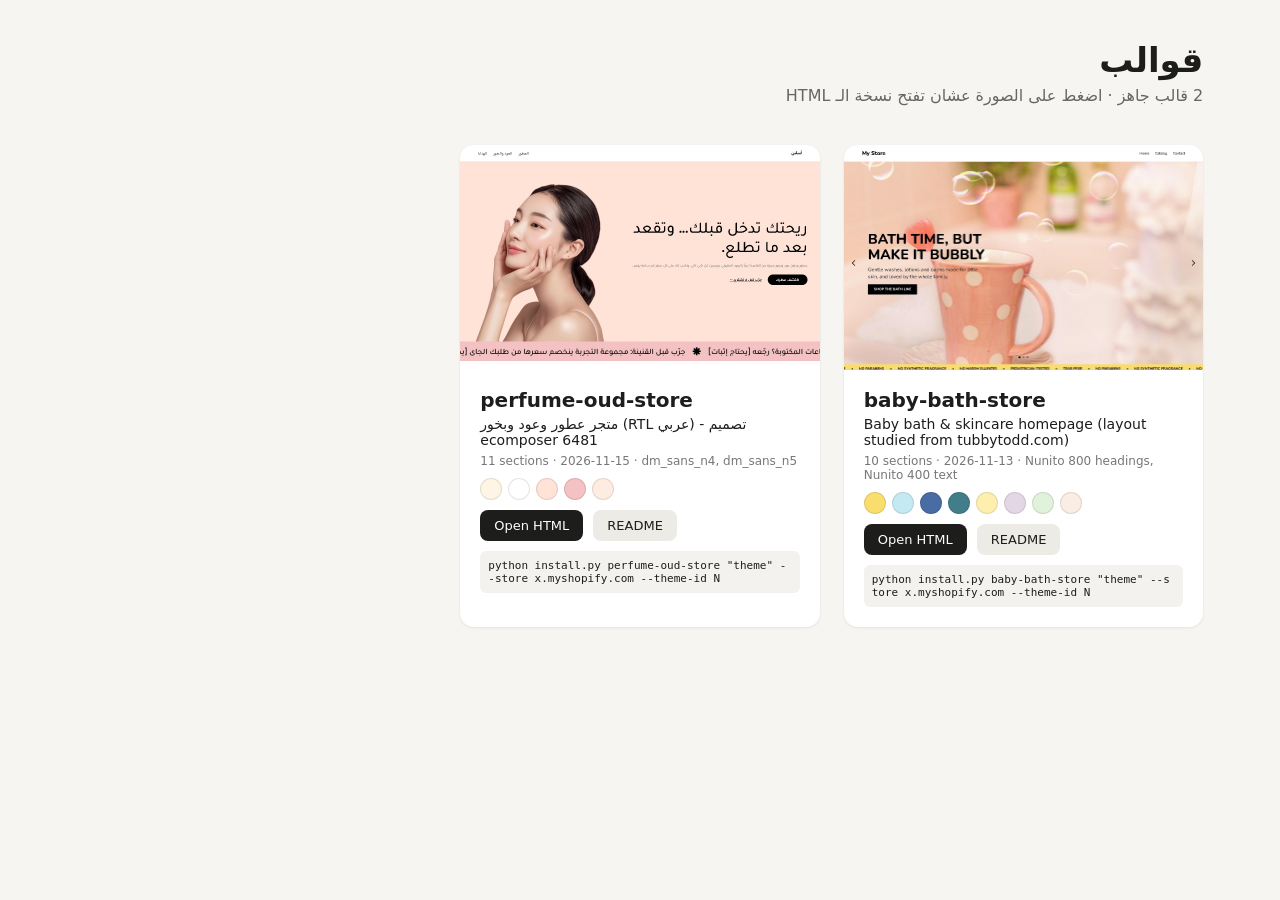
<file: قوالب/index.html>
<!DOCTYPE html>
<html lang="ar" dir="rtl">
<head>
<meta charset="utf-8">
<meta name="viewport" content="width=device-width, initial-scale=1">
<title>قوالب</title>
<style>
  * { box-sizing: border-box; }
  body { margin: 0; font-family: system-ui, "Segoe UI", Tahoma, sans-serif; background: #f6f5f2; color: #1d1d1b; }
  header { padding: 40px 6% 16px; }
  h1 { margin: 0 0 6px; font-size: 34px; }
  header p { margin: 0; color: #666; }
  main { display: grid; grid-template-columns: repeat(auto-fill, minmax(340px, 1fr)); gap: 24px; padding: 24px 6% 60px; }
  .card { background: #fff; border-radius: 14px; overflow: hidden; box-shadow: 0 1px 3px rgba(0,0,0,.08); display: flex; flex-direction: column; }
  .thumb { display: block; aspect-ratio: 16 / 10; background: #eee; overflow: hidden; }
  .thumb img { width: 100%; height: 100%; object-fit: cover; object-position: top; display: block; }
  .body { padding: 18px 20px 20px; direction: ltr; text-align: left; }
  h2 { margin: 0 0 4px; font-size: 20px; }
  .body p { margin: 0 0 6px; font-size: 14px; }
  .meta { color: #777; font-size: 12px !important; }
  .swatches { display: flex; gap: 6px; margin: 10px 0; }
  .swatches span { width: 22px; height: 22px; border-radius: 50%; border: 1px solid rgba(0,0,0,.1); }
  .links { display: flex; gap: 10px; margin: 10px 0; }
  .links a { background: #1d1d1b; color: #fff; padding: 8px 14px; border-radius: 8px; text-decoration: none; font-size: 13px; }
  .links a + a { background: #ecebe6; color: #1d1d1b; }
  code { display: block; font-size: 11px; background: #f3f2ee; padding: 8px; border-radius: 6px; word-break: break-all; }
</style>
</head>
<body>
<header><h1>قوالب</h1><p>2 قالب جاهز · اضغط على الصورة عشان تفتح نسخة الـ HTML</p></header>
<main>
  <article class="card">
    <a href="baby-bath-store/html/index.html" class="thumb"><img src="baby-bath-store/preview-0-html.jpg" alt=""></a>
    <div class="body">
      <h2>baby-bath-store</h2>
      <p>Baby bath &amp; skincare homepage (layout studied from tubbytodd.com)</p>
      <p class="meta">10 sections · 2026-11-13 · Nunito 800 headings, Nunito 400 text</p>
      <div class="swatches"><span title="yellow #F9DE6E" style="background:#F9DE6E"></span><span title="light blue #C4E9F2" style="background:#C4E9F2"></span><span title="blue #496CA4" style="background:#496CA4"></span><span title="teal #427D8A" style="background:#427D8A"></span><span title="cream #FFEFAF" style="background:#FFEFAF"></span><span title="lilac #E3D6E5" style="background:#E3D6E5"></span><span title="mint #E0F2DA" style="background:#E0F2DA"></span><span title="blush #F9EDE4" style="background:#F9EDE4"></span></div>
      <div class="links"><a href="baby-bath-store/html/index.html">Open HTML</a><a href="baby-bath-store/README.md">README</a></div>
      <code>python install.py baby-bath-store "theme" --store x.myshopify.com --theme-id N</code>
    </div>
  </article>
  <article class="card">
    <a href="perfume-oud-store/html/index.html" class="thumb"><img src="perfume-oud-store/preview-0-html.jpg" alt=""></a>
    <div class="body">
      <h2>perfume-oud-store</h2>
      <p>متجر عطور وعود وبخور (RTL عربي) - تصميم ecomposer 6481</p>
      <p class="meta">11 sections · 2026-11-15 · dm_sans_n4, dm_sans_n5</p>
      <div class="swatches"><span title="ec-cards #FFF5E5" style="background:#FFF5E5"></span><span title="ec-categories #ffffff" style="background:#ffffff"></span><span title="ec-hero #FFE3D7" style="background:#FFE3D7"></span><span title="ec-marquee #F4C2C2" style="background:#F4C2C2"></span><span title="ec-newsletter #FFECE1" style="background:#FFECE1"></span></div>
      <div class="links"><a href="perfume-oud-store/html/index.html">Open HTML</a><a href="perfume-oud-store/README.md">README</a></div>
      <code>python install.py perfume-oud-store "theme" --store x.myshopify.com --theme-id N</code>
    </div>
  </article>
</main>
</body>
</html>
</file>
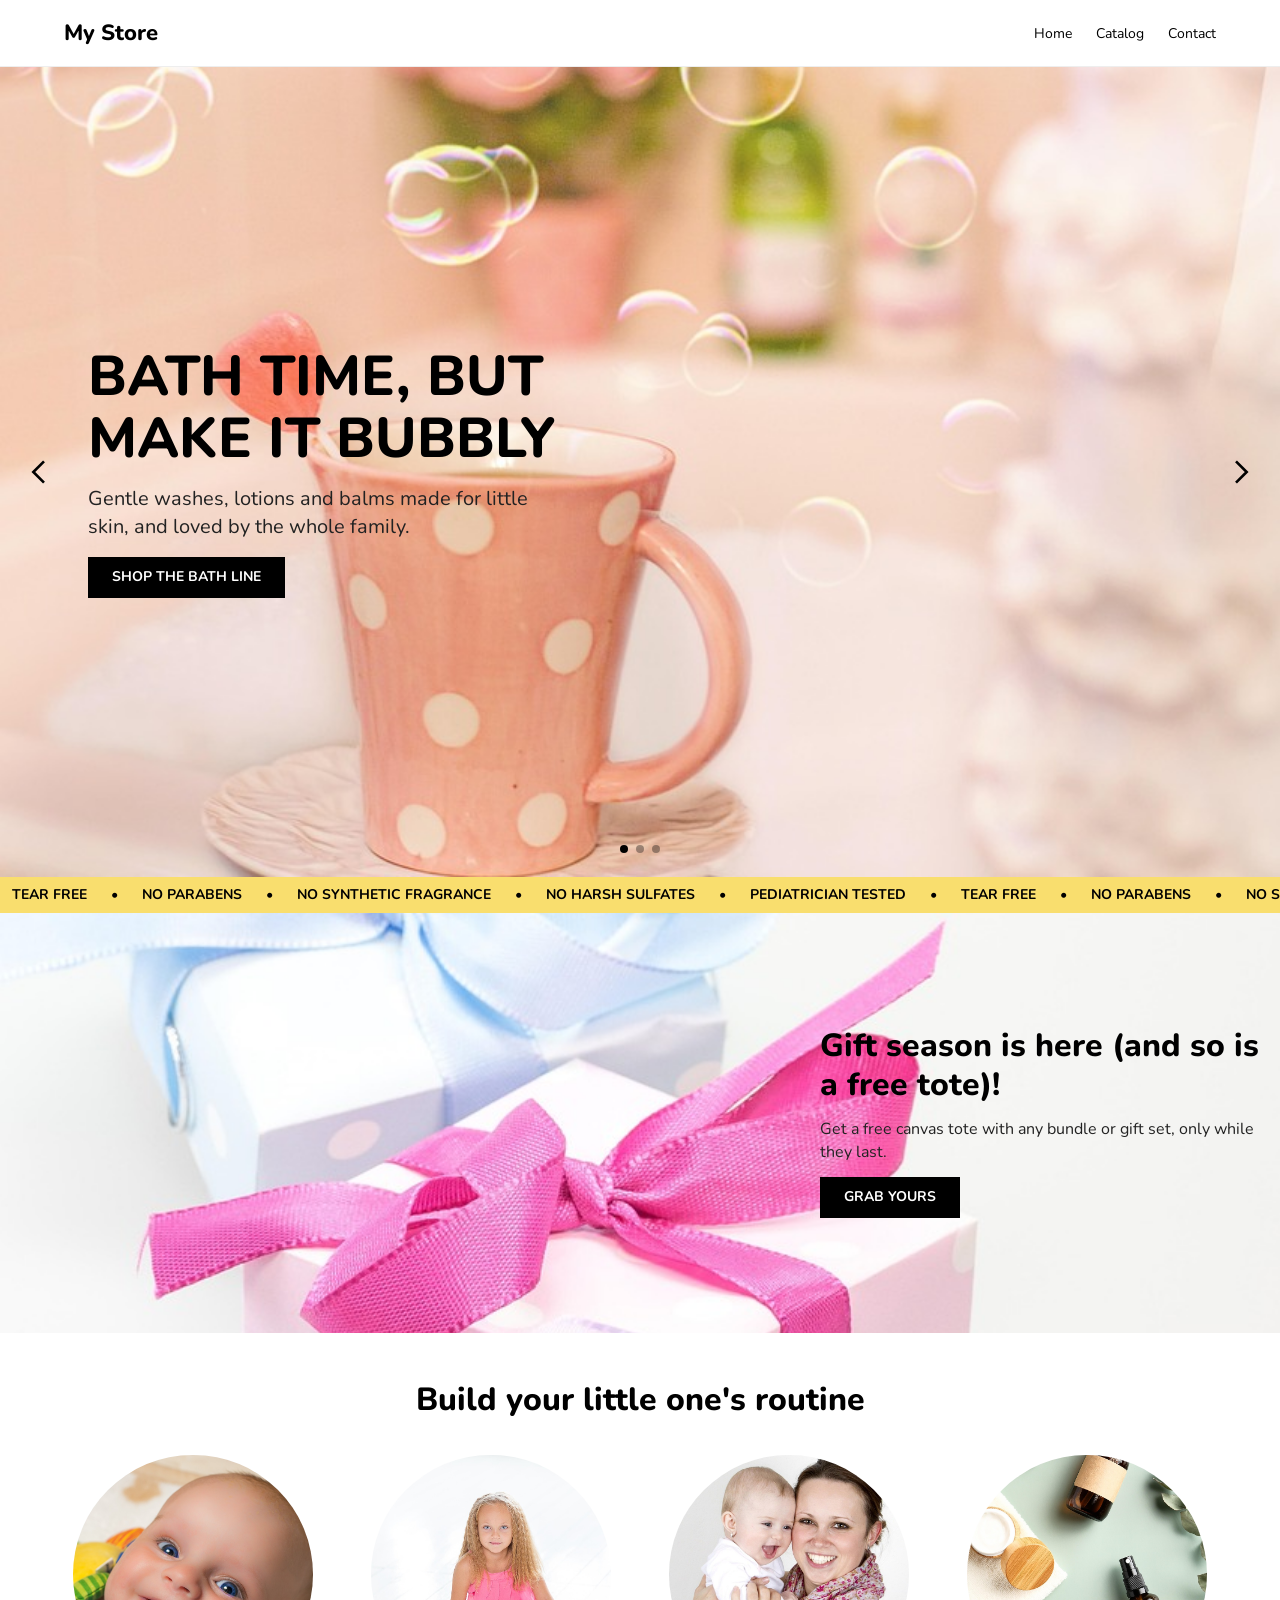
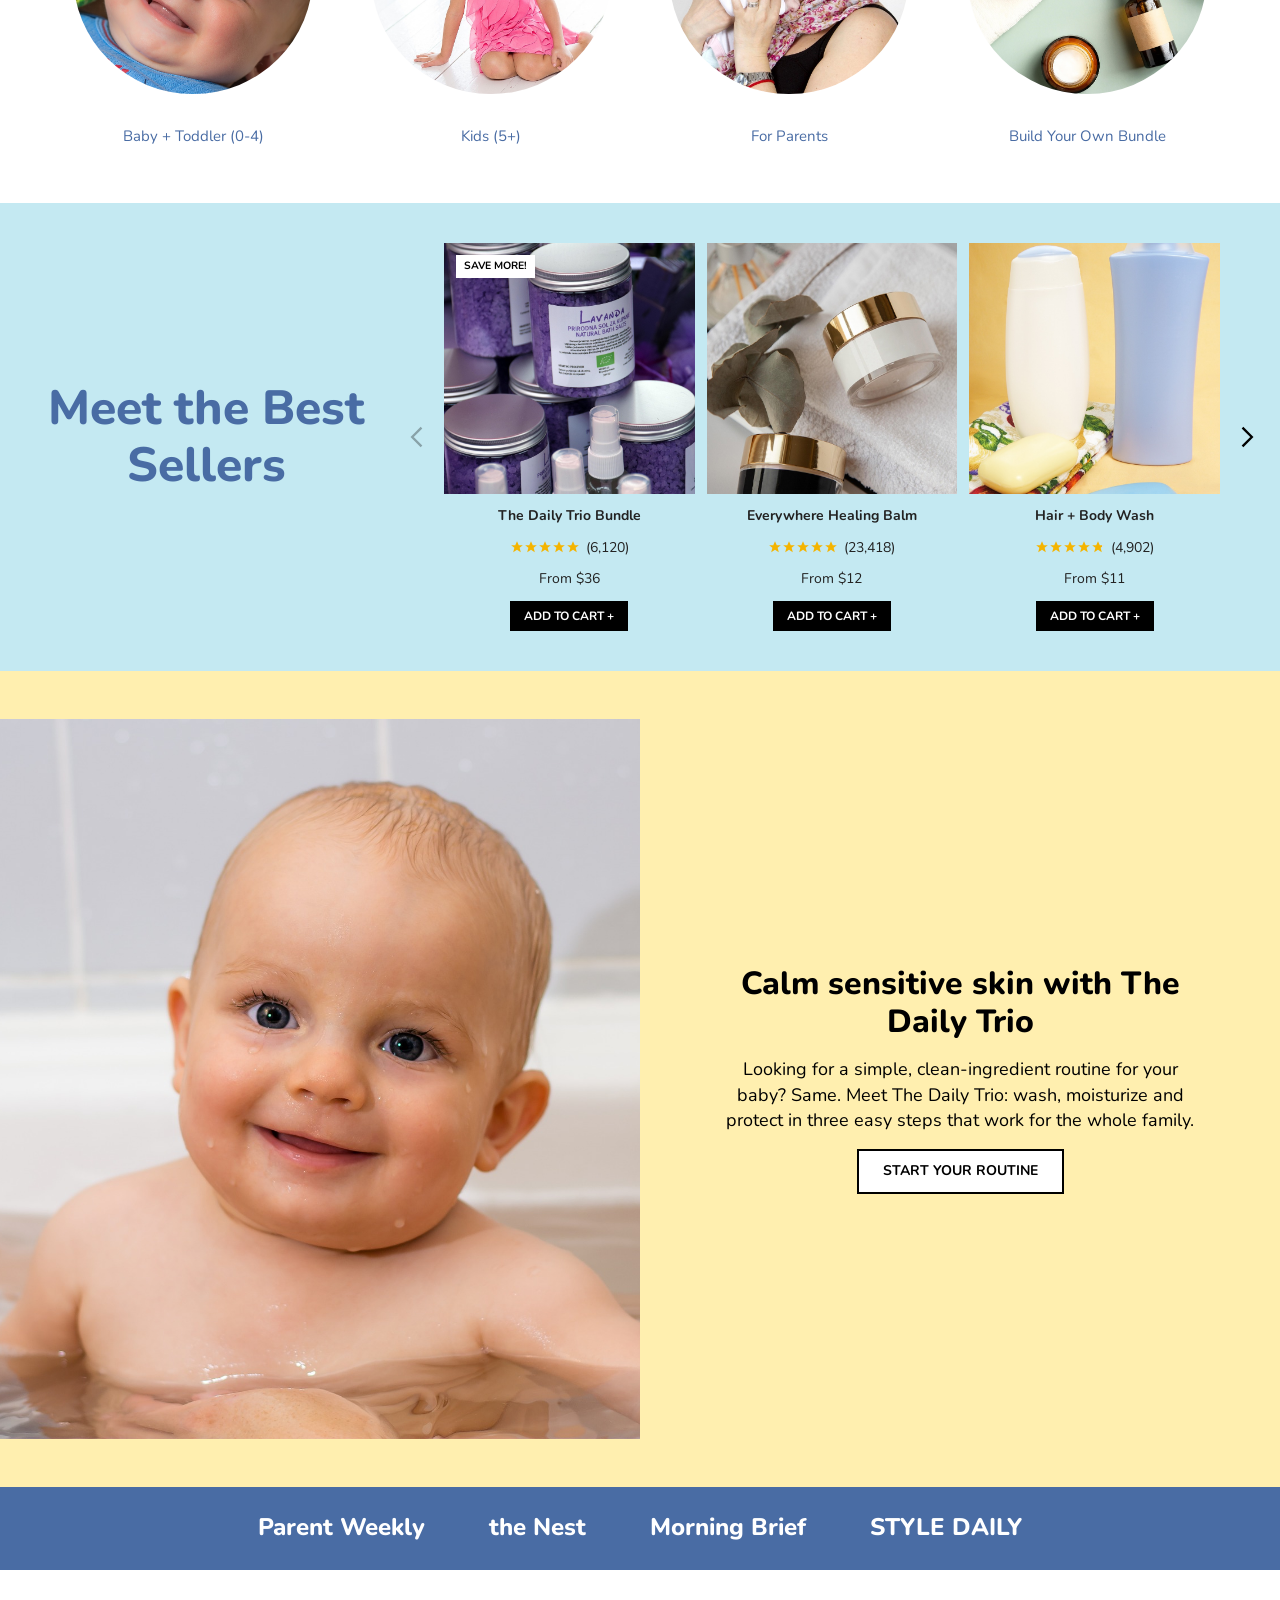
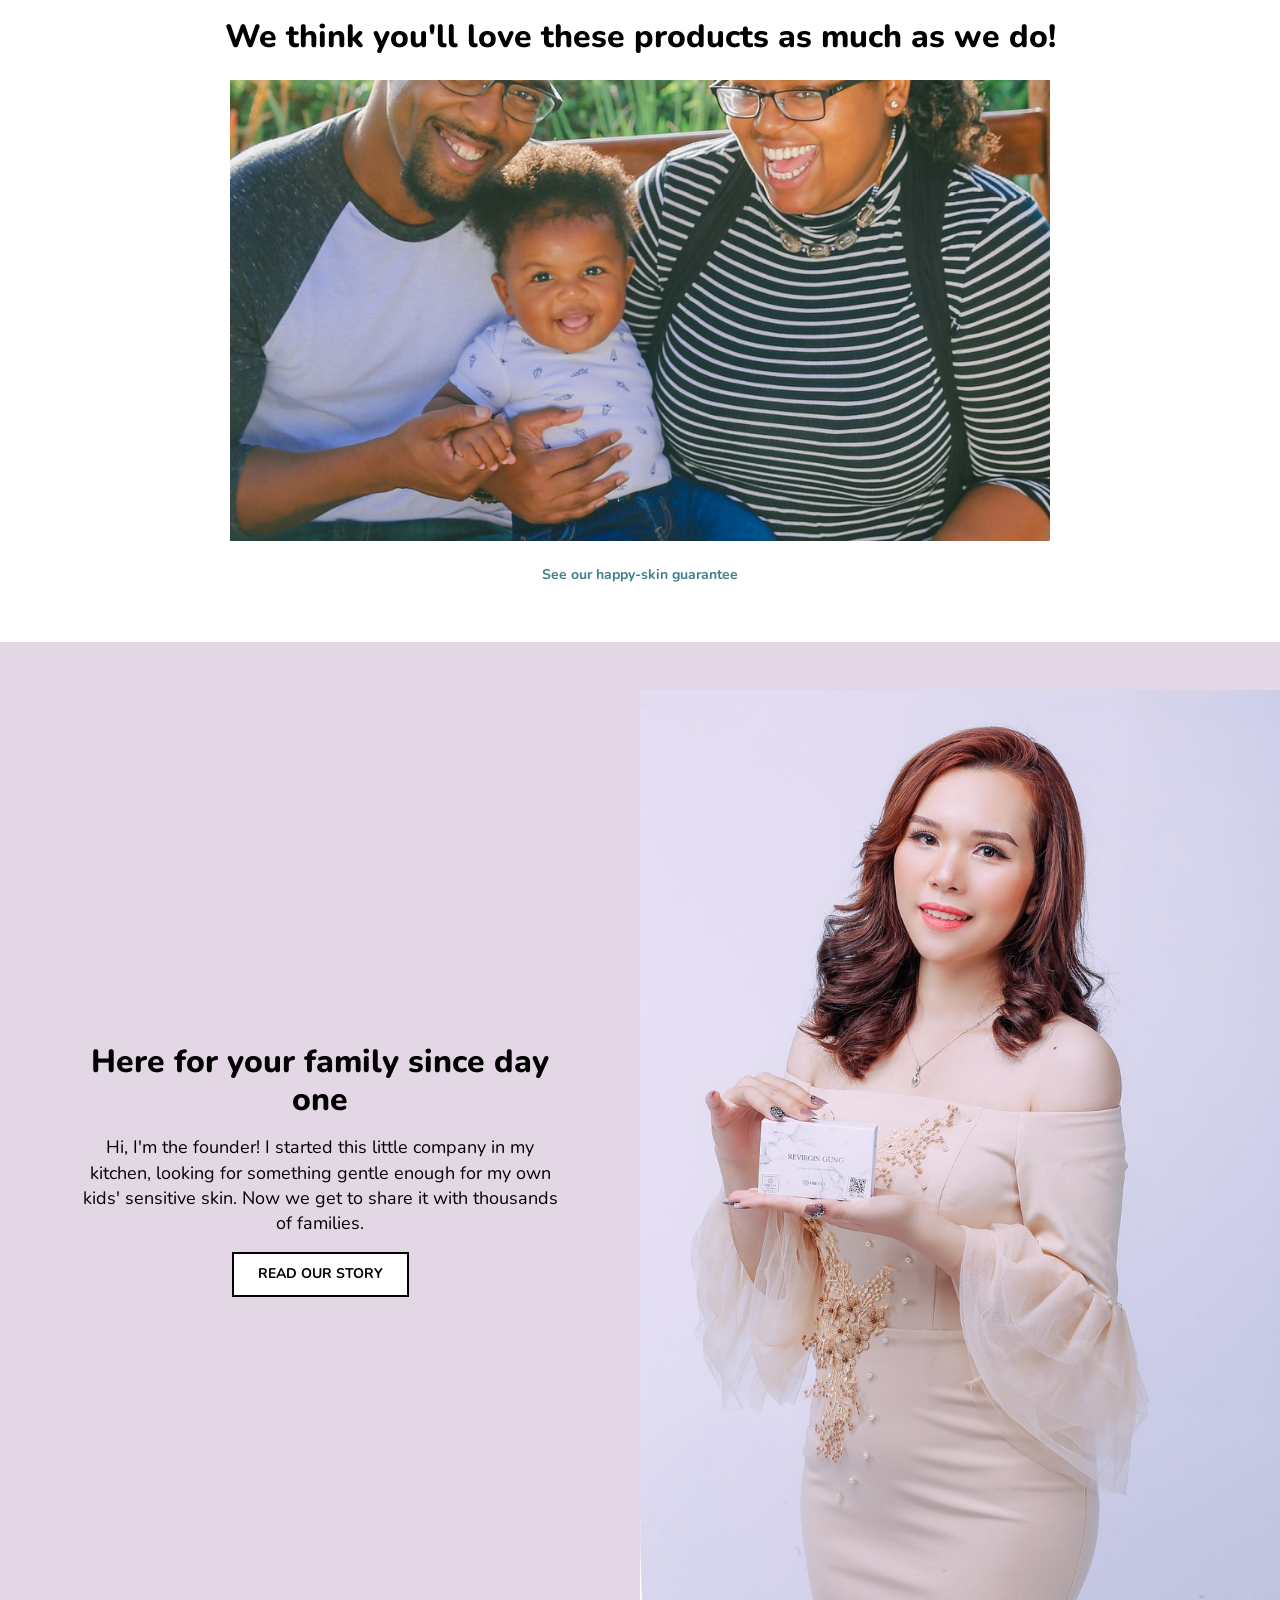
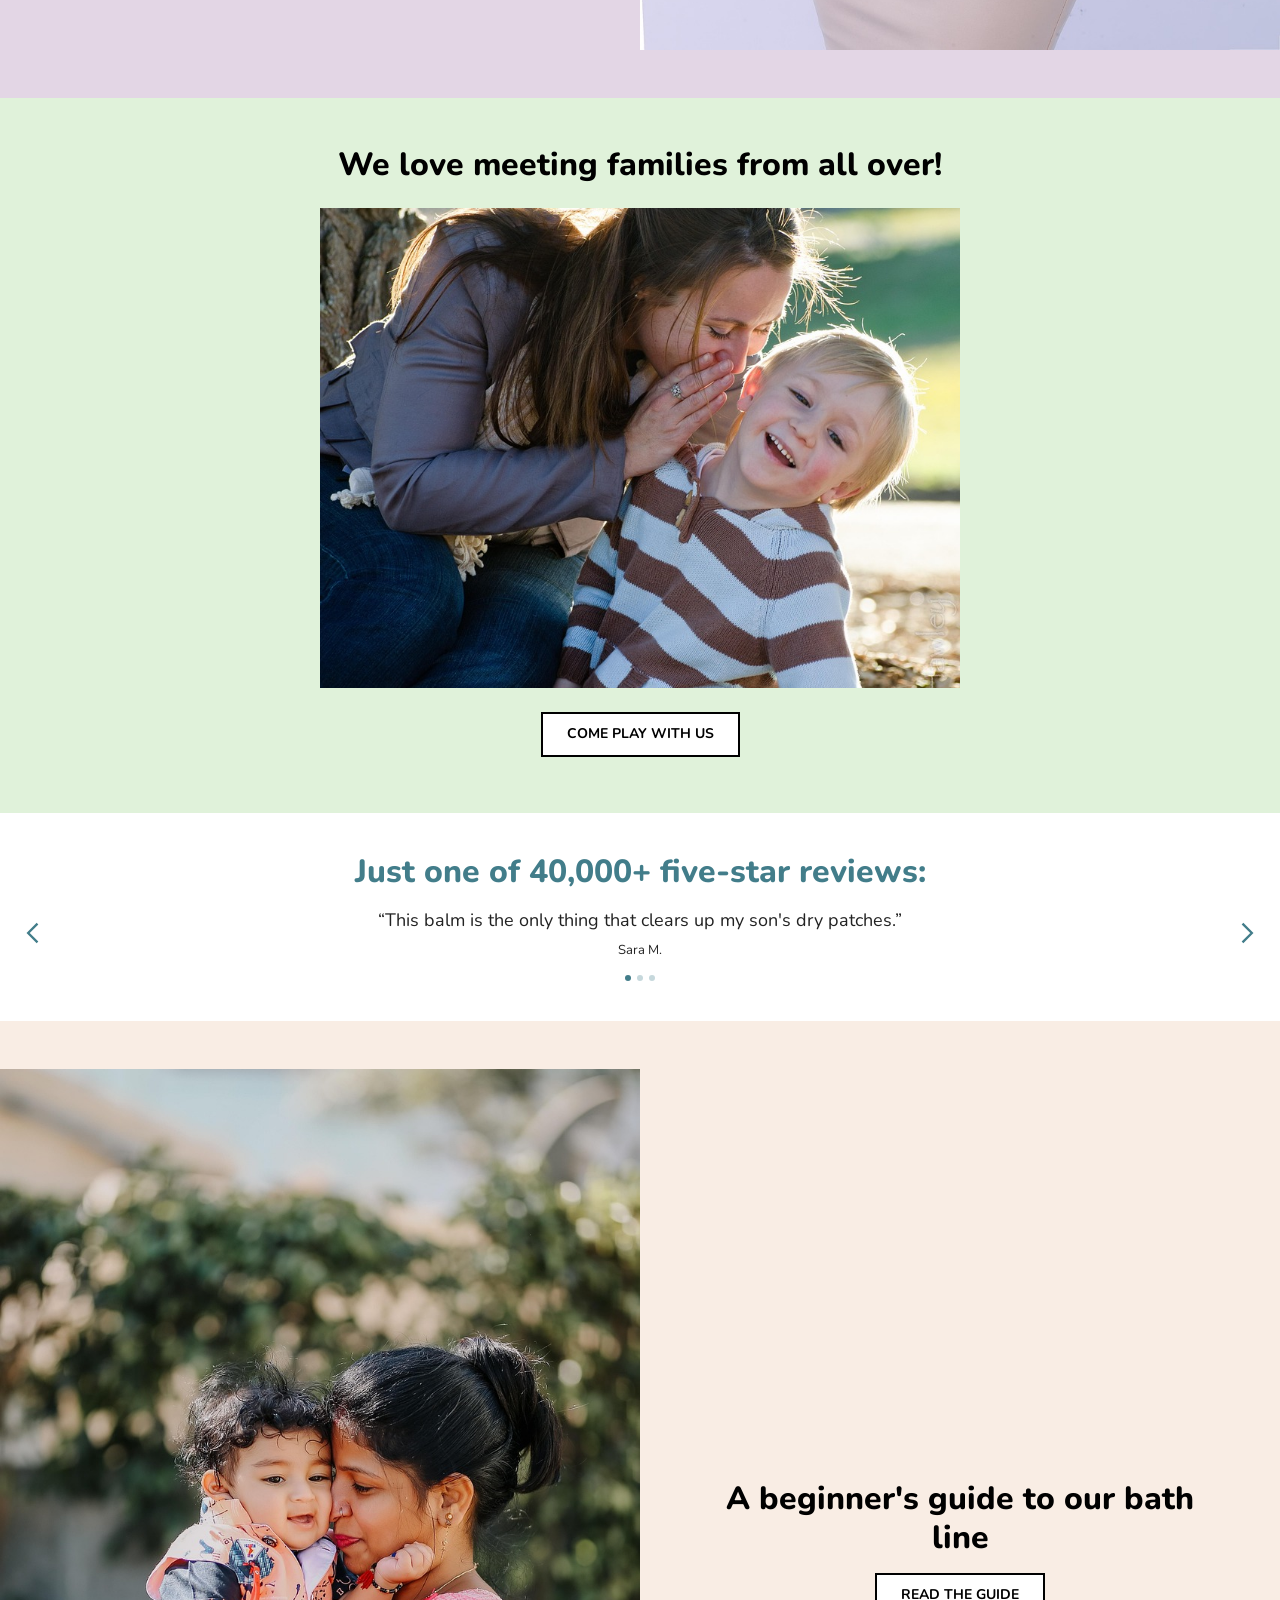
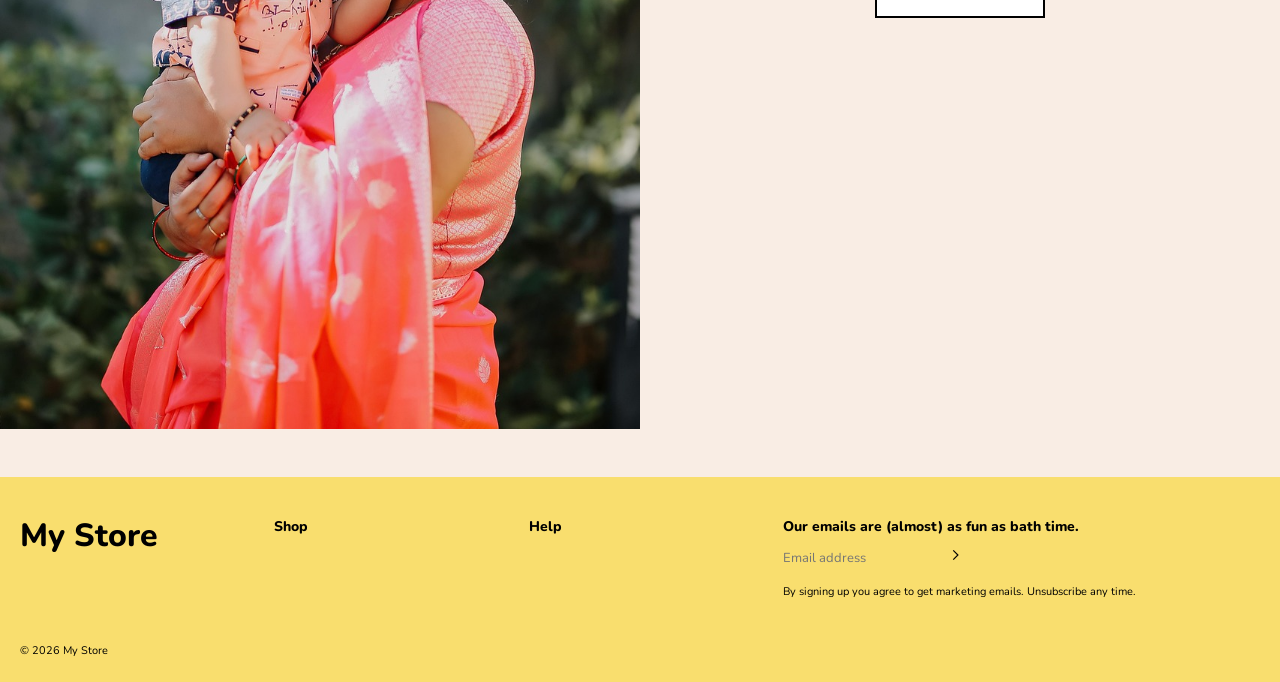
<file: قوالب/baby-bath-store/html/index.html>
<!DOCTYPE html>
<html lang="en">
<head>
<meta charset="utf-8">
<meta name="viewport" content="width=device-width, initial-scale=1">
<title>Baby bath &amp; skincare homepage (layout studied from tubbytodd.com)</title>
<link rel="preconnect" href="https://fonts.googleapis.com"><link rel="stylesheet" href="https://fonts.googleapis.com/css2?family=Nunito:wght@400;700;800&display=swap">
<style>

*, *::before, *::after { box-sizing: border-box; }
html, body { margin: 0; padding: 0; }
body { -webkit-font-smoothing: antialiased; }
img, svg { max-width: 100%; }
a { color: inherit; }
button { font: inherit; }
.visually-hidden { position: absolute; width: 1px; height: 1px; overflow: hidden; clip: rect(0 0 0 0); }
.ck-demo-header { display: flex; align-items: center; justify-content: space-between; padding: 18px 5%; font-family: var(--ck-demo-font, sans-serif); border-bottom: 1px solid #eee; background: #fff; position: sticky; top: 0; z-index: 10; }
.ck-demo-header strong { font-size: 22px; font-weight: 800; }
.ck-demo-header nav { display: flex; gap: 24px; font-size: 14px; }
.ck-demo-header nav a { text-decoration: none; }

:root { --ck-demo-font: 'Nunito', sans-serif; }

.ck-hero-carousel { background: var(--ck-bg); color: var(--ck-fg); font-family: var(--ck-body-font); font-size: var(--ck-b-size-m); line-height: var(--ck-b-lh); padding-top: var(--ck-pad-top-m); padding-bottom: var(--ck-pad-bottom-m); text-align: var(--ck-align); }
.ck-hero-carousel .ck-inner { max-width: var(--ck-max-width); margin: 0 auto; padding-left: var(--ck-gutter); padding-right: var(--ck-gutter); }
.ck-hero-carousel[data-full-width] .ck-inner { max-width: 100%; }
.ck-hero-carousel .ck-heading { font-family: var(--ck-heading-font); font-size: var(--ck-h-size-m); font-weight: var(--ck-h-weight); line-height: var(--ck-h-lh); letter-spacing: var(--ck-h-ls); text-transform: var(--ck-h-tt); color: var(--ck-heading-color); margin: 0; }
.ck-hero-carousel .ck-text p { margin: 0; }
.ck-hero-carousel .ck-btn { display: inline-block; background: var(--ck-btn-bg); color: var(--ck-btn-fg); border: var(--ck-btn-border-w) solid var(--ck-btn-border); border-radius: var(--ck-radius); padding: var(--ck-btn-py) var(--ck-btn-px); font-family: var(--ck-body-font); font-size: var(--ck-btn-size); font-weight: var(--ck-btn-weight); text-transform: var(--ck-btn-tt); letter-spacing: var(--ck-btn-ls); line-height: 1.2; text-decoration: none; cursor: pointer; transition: background-color var(--ck-anim-dur) ease; }
.ck-hero-carousel .ck-btn:hover { background: var(--ck-btn-bg-hover); }
.ck-hero-carousel[data-animate="fade"] .ck-inner { animation: ck-fade var(--ck-anim-dur) ease both; }
.ck-hero-carousel[data-animate="slide"] .ck-inner { animation: ck-slide var(--ck-anim-dur) ease both; }
@keyframes ck-fade { from { opacity: 0; } to { opacity: 1; } }
@keyframes ck-slide { from { opacity: 0; transform: translateY(var(--ck-anim-distance)); } to { opacity: 1; transform: none; } }
@media screen and (max-width: 749px) { .ck-hero-carousel[data-hide-mobile] { display: none; } }
@media screen and (min-width: 750px) {
  .ck-hero-carousel { font-size: var(--ck-b-size); padding-top: var(--ck-pad-top); padding-bottom: var(--ck-pad-bottom); }
  .ck-hero-carousel .ck-heading { font-size: var(--ck-h-size); }
  .ck-hero-carousel[data-hide-desktop] { display: none; }
}
/* reduced motion must beat every animation rule above, including Dawn's */
@media (prefers-reduced-motion: reduce) { .ck-hero-carousel * { animation: none !important; transition: none !important; } }

.ck-hero-carousel .ck-hero__slider { display: block; position: relative; }
.ck-hero-carousel .ck-hero__track { position: relative; height: var(--ck-h-mobile); overflow: hidden; }
.ck-hero-carousel .ck-hero__slide { position: absolute; inset: 0; display: flex; align-items: var(--ck-valign); opacity: 0; visibility: hidden; transition: opacity var(--ck-speed) ease, visibility var(--ck-speed) ease; color: var(--ck-slide-fg, var(--ck-fg)); text-align: left; }
.ck-hero-carousel .ck-hero__slide.is-active { opacity: 1; visibility: visible; }
.ck-hero-carousel .ck-hero__slide::after { content: ""; position: absolute; inset: 0; background: var(--ck-overlay-color); opacity: var(--ck-slide-overlay); pointer-events: none; }
.ck-hero-carousel .ck-hero__img { position: absolute; inset: 0; width: 100%; height: 100%; object-fit: cover; }
.ck-hero-carousel .ck-hero__ph { background: var(--ck-bg); }
.ck-hero-carousel .ck-hero__slide.has-mobile .ck-hero__img--desk { display: none; }
.ck-hero-carousel .ck-hero__content { position: relative; z-index: 1; width: 100%; max-width: var(--ck-slide-text-max); padding: var(--ck-gutter); margin-left: var(--ck-content-offset); }
.ck-hero-carousel .ck-hero__slide[data-pos="center"] { justify-content: center; text-align: center; }
.ck-hero-carousel .ck-hero__slide[data-pos="center"] .ck-hero__content { margin-left: auto; margin-right: auto; }
.ck-hero-carousel .ck-hero__slide[data-pos="right"] { justify-content: flex-end; }
.ck-hero-carousel .ck-hero__slide[data-pos="right"] .ck-hero__content { margin-left: auto; margin-right: var(--ck-content-offset); }
.ck-hero-carousel .ck-hero__slide .ck-heading { color: var(--ck-slide-heading, var(--ck-heading-color)); }
.ck-hero-carousel .ck-hero__text { margin-top: var(--ck-text-gap); }
.ck-hero-carousel .ck-hero__btn { margin-top: var(--ck-text-gap); }
.ck-hero-carousel .ck-hero__arrow { position: absolute; top: 50%; transform: translateY(-50%); z-index: 2; width: var(--ck-arrow-size); height: var(--ck-arrow-size); padding: 0; border: 0; background: none; color: var(--ck-arrow-color); cursor: pointer; }
.ck-hero-carousel .ck-hero__arrow--prev { left: var(--ck-gutter); }
.ck-hero-carousel .ck-hero__arrow--next { right: var(--ck-gutter); }
.ck-hero-carousel .ck-hero__dots { position: absolute; left: 0; right: 0; bottom: var(--ck-gutter); z-index: 2; display: flex; justify-content: center; gap: var(--ck-dot-size); }
.ck-hero-carousel .ck-hero__dot { width: var(--ck-dot-size); height: var(--ck-dot-size); padding: 0; border: 0; border-radius: 50%; background: var(--ck-dot-color); opacity: 0.35; cursor: pointer; }
.ck-hero-carousel .ck-hero__dot.is-active { opacity: 1; }
@media screen and (max-width: 749px) {
  .ck-hero-carousel .ck-hero__img--mob { display: block; }
}
@media screen and (min-width: 750px) {
  .ck-hero-carousel .ck-hero__track { height: var(--ck-h-desktop); }
  .ck-hero-carousel .ck-hero__img--mob { display: none; }
  .ck-hero-carousel .ck-hero__slide.has-mobile .ck-hero__img--desk { display: block; }
}

.ck-marquee { background: var(--ck-bg); color: var(--ck-fg); font-family: var(--ck-body-font); font-size: var(--ck-b-size-m); line-height: var(--ck-b-lh); padding-top: var(--ck-pad-top-m); padding-bottom: var(--ck-pad-bottom-m); text-align: var(--ck-align); }
.ck-marquee .ck-inner { max-width: var(--ck-max-width); margin: 0 auto; padding-left: var(--ck-gutter); padding-right: var(--ck-gutter); }
.ck-marquee[data-full-width] .ck-inner { max-width: 100%; }
.ck-marquee .ck-heading { font-family: var(--ck-heading-font); font-size: var(--ck-h-size-m); font-weight: var(--ck-h-weight); line-height: var(--ck-h-lh); letter-spacing: var(--ck-h-ls); text-transform: var(--ck-h-tt); color: var(--ck-heading-color); margin: 0; }
.ck-marquee .ck-text p { margin: 0; }
.ck-marquee .ck-btn { display: inline-block; background: var(--ck-btn-bg); color: var(--ck-btn-fg); border: var(--ck-btn-border-w) solid var(--ck-btn-border); border-radius: var(--ck-radius); padding: var(--ck-btn-py) var(--ck-btn-px); font-family: var(--ck-body-font); font-size: var(--ck-btn-size); font-weight: var(--ck-btn-weight); text-transform: var(--ck-btn-tt); letter-spacing: var(--ck-btn-ls); line-height: 1.2; text-decoration: none; cursor: pointer; transition: background-color var(--ck-anim-dur) ease; }
.ck-marquee .ck-btn:hover { background: var(--ck-btn-bg-hover); }
.ck-marquee[data-animate="fade"] .ck-inner { animation: ck-fade var(--ck-anim-dur) ease both; }
.ck-marquee[data-animate="slide"] .ck-inner { animation: ck-slide var(--ck-anim-dur) ease both; }
@keyframes ck-fade { from { opacity: 0; } to { opacity: 1; } }
@keyframes ck-slide { from { opacity: 0; transform: translateY(var(--ck-anim-distance)); } to { opacity: 1; transform: none; } }
@media screen and (max-width: 749px) { .ck-marquee[data-hide-mobile] { display: none; } }
@media screen and (min-width: 750px) {
  .ck-marquee { font-size: var(--ck-b-size); padding-top: var(--ck-pad-top); padding-bottom: var(--ck-pad-bottom); }
  .ck-marquee .ck-heading { font-size: var(--ck-h-size); }
  .ck-marquee[data-hide-desktop] { display: none; }
}
/* reduced motion must beat every animation rule above, including Dawn's */
@media (prefers-reduced-motion: reduce) { .ck-marquee * { animation: none !important; transition: none !important; } }

.ck-marquee .ck-marquee__viewport { overflow: hidden; white-space: nowrap; }
.ck-marquee .ck-marquee__track { display: inline-flex; animation: ck-marquee var(--ck-marquee-dur) linear infinite; animation-direction: var(--ck-marquee-dir); }
.ck-marquee .ck-marquee__viewport:hover .ck-marquee__track { animation-play-state: var(--ck-marquee-play); }
.ck-marquee .ck-marquee__group { display: inline-flex; align-items: center; flex-shrink: 0; }
.ck-marquee .ck-marquee__item, .ck-marquee .ck-marquee__sep { padding: 0 var(--ck-item-gap); font-weight: var(--ck-btn-weight); text-transform: var(--ck-btn-tt); letter-spacing: var(--ck-btn-ls); }
.ck-marquee .ck-marquee__item { color: var(--ck-item-color, var(--ck-fg)); }
.ck-marquee .ck-marquee__item a { color: inherit; text-decoration: none; }
@keyframes ck-marquee { from { transform: translateX(0); } to { transform: translateX(-50%); } }

.ck-promo-banner { background: var(--ck-bg); color: var(--ck-fg); font-family: var(--ck-body-font); font-size: var(--ck-b-size-m); line-height: var(--ck-b-lh); padding-top: var(--ck-pad-top-m); padding-bottom: var(--ck-pad-bottom-m); text-align: var(--ck-align); }
.ck-promo-banner .ck-inner { max-width: var(--ck-max-width); margin: 0 auto; padding-left: var(--ck-gutter); padding-right: var(--ck-gutter); }
.ck-promo-banner[data-full-width] .ck-inner { max-width: 100%; }
.ck-promo-banner .ck-heading { font-family: var(--ck-heading-font); font-size: var(--ck-h-size-m); font-weight: var(--ck-h-weight); line-height: var(--ck-h-lh); letter-spacing: var(--ck-h-ls); text-transform: var(--ck-h-tt); color: var(--ck-heading-color); margin: 0; }
.ck-promo-banner .ck-text p { margin: 0; }
.ck-promo-banner .ck-btn { display: inline-block; background: var(--ck-btn-bg); color: var(--ck-btn-fg); border: var(--ck-btn-border-w) solid var(--ck-btn-border); border-radius: var(--ck-radius); padding: var(--ck-btn-py) var(--ck-btn-px); font-family: var(--ck-body-font); font-size: var(--ck-btn-size); font-weight: var(--ck-btn-weight); text-transform: var(--ck-btn-tt); letter-spacing: var(--ck-btn-ls); line-height: 1.2; text-decoration: none; cursor: pointer; transition: background-color var(--ck-anim-dur) ease; }
.ck-promo-banner .ck-btn:hover { background: var(--ck-btn-bg-hover); }
.ck-promo-banner[data-animate="fade"] .ck-inner { animation: ck-fade var(--ck-anim-dur) ease both; }
.ck-promo-banner[data-animate="slide"] .ck-inner { animation: ck-slide var(--ck-anim-dur) ease both; }
@keyframes ck-fade { from { opacity: 0; } to { opacity: 1; } }
@keyframes ck-slide { from { opacity: 0; transform: translateY(var(--ck-anim-distance)); } to { opacity: 1; transform: none; } }
@media screen and (max-width: 749px) { .ck-promo-banner[data-hide-mobile] { display: none; } }
@media screen and (min-width: 750px) {
  .ck-promo-banner { font-size: var(--ck-b-size); padding-top: var(--ck-pad-top); padding-bottom: var(--ck-pad-bottom); }
  .ck-promo-banner .ck-heading { font-size: var(--ck-h-size); }
  .ck-promo-banner[data-hide-desktop] { display: none; }
}
/* reduced motion must beat every animation rule above, including Dawn's */
@media (prefers-reduced-motion: reduce) { .ck-promo-banner * { animation: none !important; transition: none !important; } }

.ck-promo-banner { position: relative; overflow: hidden; }
.ck-promo-banner .ck-banner__media { position: absolute; inset: 0; }
.ck-promo-banner .ck-banner__img { width: 100%; height: 100%; object-fit: cover; }
.ck-promo-banner .ck-banner__img--mob { display: none; }
.ck-promo-banner .ck-banner__inner { position: relative; display: flex; align-items: var(--ck-valign); min-height: var(--ck-min-h-m); }
.ck-promo-banner .ck-banner__inner[data-pos="left"] { justify-content: flex-start; }
.ck-promo-banner .ck-banner__inner[data-pos="center"] { justify-content: center; }
.ck-promo-banner .ck-banner__inner[data-pos="right"] { justify-content: flex-end; }
.ck-promo-banner .ck-banner__content { max-width: var(--ck-content-w); }
.ck-promo-banner .ck-banner__text, .ck-promo-banner .ck-banner__btn { margin-top: var(--ck-text-gap); }
@media screen and (max-width: 749px) {
  .ck-promo-banner .ck-banner__img--mob { display: block; }
  .ck-promo-banner .ck-banner__media:has(.ck-banner__img--mob) .ck-banner__img--desk { display: none; }
}
@media screen and (min-width: 750px) {
  .ck-promo-banner .ck-banner__inner { min-height: var(--ck-min-h); }
}

.ck-circle-cards { background: var(--ck-bg); color: var(--ck-fg); font-family: var(--ck-body-font); font-size: var(--ck-b-size-m); line-height: var(--ck-b-lh); padding-top: var(--ck-pad-top-m); padding-bottom: var(--ck-pad-bottom-m); text-align: var(--ck-align); }
.ck-circle-cards .ck-inner { max-width: var(--ck-max-width); margin: 0 auto; padding-left: var(--ck-gutter); padding-right: var(--ck-gutter); }
.ck-circle-cards[data-full-width] .ck-inner { max-width: 100%; }
.ck-circle-cards .ck-heading { font-family: var(--ck-heading-font); font-size: var(--ck-h-size-m); font-weight: var(--ck-h-weight); line-height: var(--ck-h-lh); letter-spacing: var(--ck-h-ls); text-transform: var(--ck-h-tt); color: var(--ck-heading-color); margin: 0; }
.ck-circle-cards .ck-text p { margin: 0; }
.ck-circle-cards .ck-btn { display: inline-block; background: var(--ck-btn-bg); color: var(--ck-btn-fg); border: var(--ck-btn-border-w) solid var(--ck-btn-border); border-radius: var(--ck-radius); padding: var(--ck-btn-py) var(--ck-btn-px); font-family: var(--ck-body-font); font-size: var(--ck-btn-size); font-weight: var(--ck-btn-weight); text-transform: var(--ck-btn-tt); letter-spacing: var(--ck-btn-ls); line-height: 1.2; text-decoration: none; cursor: pointer; transition: background-color var(--ck-anim-dur) ease; }
.ck-circle-cards .ck-btn:hover { background: var(--ck-btn-bg-hover); }
.ck-circle-cards[data-animate="fade"] .ck-inner { animation: ck-fade var(--ck-anim-dur) ease both; }
.ck-circle-cards[data-animate="slide"] .ck-inner { animation: ck-slide var(--ck-anim-dur) ease both; }
@keyframes ck-fade { from { opacity: 0; } to { opacity: 1; } }
@keyframes ck-slide { from { opacity: 0; transform: translateY(var(--ck-anim-distance)); } to { opacity: 1; transform: none; } }
@media screen and (max-width: 749px) { .ck-circle-cards[data-hide-mobile] { display: none; } }
@media screen and (min-width: 750px) {
  .ck-circle-cards { font-size: var(--ck-b-size); padding-top: var(--ck-pad-top); padding-bottom: var(--ck-pad-bottom); }
  .ck-circle-cards .ck-heading { font-size: var(--ck-h-size); }
  .ck-circle-cards[data-hide-desktop] { display: none; }
}
/* reduced motion must beat every animation rule above, including Dawn's */
@media (prefers-reduced-motion: reduce) { .ck-circle-cards * { animation: none !important; transition: none !important; } }

.ck-circle-cards .ck-cards__heading { margin-bottom: var(--ck-heading-gap); }
.ck-circle-cards .ck-cards__grid { display: grid; gap: var(--ck-gap); grid-template-columns: repeat(var(--ck-cols-mobile), minmax(0, 1fr)); }
.ck-circle-cards .ck-cards__card { display: flex; flex-direction: column; align-items: center; gap: var(--ck-gap); text-decoration: none; color: var(--ck-label-color); }
.ck-circle-cards .ck-cards__media { display: block; width: var(--ck-img-size); aspect-ratio: 1; border-radius: 50%; overflow: hidden; background: var(--ck-ring, transparent); transition: transform var(--ck-anim-dur) ease; }
.ck-circle-cards .ck-cards__card:hover .ck-cards__media { transform: scale(var(--ck-hover-scale)); }
.ck-circle-cards .ck-cards__img { width: 100%; height: 100%; object-fit: cover; display: block; }
.ck-circle-cards .ck-cards__label { font-size: var(--ck-label-size); }
@media screen and (min-width: 750px) { .ck-circle-cards .ck-cards__grid { grid-template-columns: repeat(var(--ck-cols-tablet), minmax(0, 1fr)); } }
@media screen and (min-width: 990px) { .ck-circle-cards .ck-cards__grid { grid-template-columns: repeat(var(--ck-cols), minmax(0, 1fr)); } }

.ck-product-carousel { background: var(--ck-bg); color: var(--ck-fg); font-family: var(--ck-body-font); font-size: var(--ck-b-size-m); line-height: var(--ck-b-lh); padding-top: var(--ck-pad-top-m); padding-bottom: var(--ck-pad-bottom-m); text-align: var(--ck-align); }
.ck-product-carousel .ck-inner { max-width: var(--ck-max-width); margin: 0 auto; padding-left: var(--ck-gutter); padding-right: var(--ck-gutter); }
.ck-product-carousel[data-full-width] .ck-inner { max-width: 100%; }
.ck-product-carousel .ck-heading { font-family: var(--ck-heading-font); font-size: var(--ck-h-size-m); font-weight: var(--ck-h-weight); line-height: var(--ck-h-lh); letter-spacing: var(--ck-h-ls); text-transform: var(--ck-h-tt); color: var(--ck-heading-color); margin: 0; }
.ck-product-carousel .ck-text p { margin: 0; }
.ck-product-carousel .ck-btn { display: inline-block; background: var(--ck-btn-bg); color: var(--ck-btn-fg); border: var(--ck-btn-border-w) solid var(--ck-btn-border); border-radius: var(--ck-radius); padding: var(--ck-btn-py) var(--ck-btn-px); font-family: var(--ck-body-font); font-size: var(--ck-btn-size); font-weight: var(--ck-btn-weight); text-transform: var(--ck-btn-tt); letter-spacing: var(--ck-btn-ls); line-height: 1.2; text-decoration: none; cursor: pointer; transition: background-color var(--ck-anim-dur) ease; }
.ck-product-carousel .ck-btn:hover { background: var(--ck-btn-bg-hover); }
.ck-product-carousel[data-animate="fade"] .ck-inner { animation: ck-fade var(--ck-anim-dur) ease both; }
.ck-product-carousel[data-animate="slide"] .ck-inner { animation: ck-slide var(--ck-anim-dur) ease both; }
@keyframes ck-fade { from { opacity: 0; } to { opacity: 1; } }
@keyframes ck-slide { from { opacity: 0; transform: translateY(var(--ck-anim-distance)); } to { opacity: 1; transform: none; } }
@media screen and (max-width: 749px) { .ck-product-carousel[data-hide-mobile] { display: none; } }
@media screen and (min-width: 750px) {
  .ck-product-carousel { font-size: var(--ck-b-size); padding-top: var(--ck-pad-top); padding-bottom: var(--ck-pad-bottom); }
  .ck-product-carousel .ck-heading { font-size: var(--ck-h-size); }
  .ck-product-carousel[data-hide-desktop] { display: none; }
}
/* reduced motion must beat every animation rule above, including Dawn's */
@media (prefers-reduced-motion: reduce) { .ck-product-carousel * { animation: none !important; transition: none !important; } }

.ck-product-carousel .ck-prod__layout { display: flex; flex-direction: column; gap: var(--ck-gap); align-items: stretch; }
.ck-product-carousel .ck-prod__text { margin-top: var(--ck-gap); }
.ck-product-carousel .ck-prod__scroller { position: relative; display: flex; align-items: center; gap: var(--ck-gap); min-width: 0; }
.ck-product-carousel .ck-prod__track { list-style: none; margin: 0; padding: 0; display: flex; gap: var(--ck-gap); overflow-x: auto; scroll-snap-type: x mandatory; scroll-behavior: smooth; scrollbar-width: none; flex: 1; min-width: 0; }
.ck-product-carousel .ck-prod__track::-webkit-scrollbar { display: none; }
.ck-product-carousel .ck-prod__card { flex: 0 0 calc((100% - var(--ck-gap) * (var(--ck-per-view-mobile) - 1)) / var(--ck-per-view-mobile)); scroll-snap-align: start; display: flex; flex-direction: column; align-items: center; gap: var(--ck-gap); text-align: center; font-size: var(--ck-card-size); }
.ck-product-carousel .ck-prod__media { position: relative; display: block; width: 100%; aspect-ratio: 1; background: var(--ck-card-bg); overflow: hidden; border-radius: var(--ck-radius); }
.ck-product-carousel .ck-prod__img { width: 100%; height: 100%; object-fit: cover; display: block; }
.ck-product-carousel .ck-prod__badge { position: absolute; top: var(--ck-gap); left: var(--ck-gap); background: var(--ck-badge-bg); color: var(--ck-badge-fg); font-weight: var(--ck-btn-weight); text-transform: uppercase; font-size: calc(var(--ck-card-size) * 0.75); padding: calc(var(--ck-gap) / 3) calc(var(--ck-gap) / 1.5); }
.ck-product-carousel .ck-prod__title { color: inherit; text-decoration: none; font-weight: var(--ck-btn-weight); }
.ck-product-carousel .ck-prod__rating { display: inline-flex; align-items: center; gap: calc(var(--ck-gap) / 2); }
.ck-product-carousel .ck-prod__stars { display: inline-block; width: calc(var(--ck-star-size) * 5); height: var(--ck-star-size); background: linear-gradient(90deg, var(--ck-star-color) var(--ck-rating), var(--ck-star-empty) var(--ck-rating)); -webkit-mask-image: url("data:image/svg+xml,%3Csvg xmlns='http://www.w3.org/2000/svg' viewBox='0 0 24 24'%3E%3Cpath d='M12 2l3 7h7l-5.5 4.5 2 7.5-6.5-4.5-6.5 4.5 2-7.5L2 9h7z'/%3E%3C/svg%3E"); mask-image: url("data:image/svg+xml,%3Csvg xmlns='http://www.w3.org/2000/svg' viewBox='0 0 24 24'%3E%3Cpath d='M12 2l3 7h7l-5.5 4.5 2 7.5-6.5-4.5-6.5 4.5 2-7.5L2 9h7z'/%3E%3C/svg%3E"); -webkit-mask-size: var(--ck-star-size) var(--ck-star-size); mask-size: var(--ck-star-size) var(--ck-star-size); -webkit-mask-repeat: repeat-x; mask-repeat: repeat-x; }
.ck-product-carousel .ck-prod__compare { opacity: 0.6; }
.ck-product-carousel .ck-prod__form { margin: 0; }
.ck-product-carousel .ck-prod__atc[disabled] { opacity: 0.5; cursor: not-allowed; }
.ck-product-carousel .ck-prod__arrow { flex: 0 0 auto; width: var(--ck-arrow-size); height: var(--ck-arrow-size); padding: 0; border: 0; background: none; color: var(--ck-arrow-color); cursor: pointer; }
.ck-product-carousel .ck-prod__arrow[disabled] { opacity: 0.3; cursor: default; }
@media screen and (min-width: 750px) {
  .ck-product-carousel .ck-prod__card { flex-basis: calc((100% - var(--ck-gap) * (var(--ck-per-view-tablet) - 1)) / var(--ck-per-view-tablet)); }
}
@media screen and (min-width: 990px) {
  .ck-product-carousel .ck-prod__layout { flex-direction: row; align-items: center; }
  .ck-product-carousel .ck-prod__intro { flex: 0 0 var(--ck-intro-w); }
  .ck-product-carousel .ck-prod__scroller { flex: 1; }
  .ck-product-carousel .ck-prod__card { flex-basis: calc((100% - var(--ck-gap) * (var(--ck-per-view) - 1)) / var(--ck-per-view)); }
}

.ck-image-text { background: var(--ck-bg); color: var(--ck-fg); font-family: var(--ck-body-font); font-size: var(--ck-b-size-m); line-height: var(--ck-b-lh); padding-top: var(--ck-pad-top-m); padding-bottom: var(--ck-pad-bottom-m); text-align: var(--ck-align); }
.ck-image-text .ck-inner { max-width: var(--ck-max-width); margin: 0 auto; padding-left: var(--ck-gutter); padding-right: var(--ck-gutter); }
.ck-image-text[data-full-width] .ck-inner { max-width: 100%; }
.ck-image-text .ck-heading { font-family: var(--ck-heading-font); font-size: var(--ck-h-size-m); font-weight: var(--ck-h-weight); line-height: var(--ck-h-lh); letter-spacing: var(--ck-h-ls); text-transform: var(--ck-h-tt); color: var(--ck-heading-color); margin: 0; }
.ck-image-text .ck-text p { margin: 0; }
.ck-image-text .ck-btn { display: inline-block; background: var(--ck-btn-bg); color: var(--ck-btn-fg); border: var(--ck-btn-border-w) solid var(--ck-btn-border); border-radius: var(--ck-radius); padding: var(--ck-btn-py) var(--ck-btn-px); font-family: var(--ck-body-font); font-size: var(--ck-btn-size); font-weight: var(--ck-btn-weight); text-transform: var(--ck-btn-tt); letter-spacing: var(--ck-btn-ls); line-height: 1.2; text-decoration: none; cursor: pointer; transition: background-color var(--ck-anim-dur) ease; }
.ck-image-text .ck-btn:hover { background: var(--ck-btn-bg-hover); }
.ck-image-text[data-animate="fade"] .ck-inner { animation: ck-fade var(--ck-anim-dur) ease both; }
.ck-image-text[data-animate="slide"] .ck-inner { animation: ck-slide var(--ck-anim-dur) ease both; }
@keyframes ck-fade { from { opacity: 0; } to { opacity: 1; } }
@keyframes ck-slide { from { opacity: 0; transform: translateY(var(--ck-anim-distance)); } to { opacity: 1; transform: none; } }
@media screen and (max-width: 749px) { .ck-image-text[data-hide-mobile] { display: none; } }
@media screen and (min-width: 750px) {
  .ck-image-text { font-size: var(--ck-b-size); padding-top: var(--ck-pad-top); padding-bottom: var(--ck-pad-bottom); }
  .ck-image-text .ck-heading { font-size: var(--ck-h-size); }
  .ck-image-text[data-hide-desktop] { display: none; }
}
/* reduced motion must beat every animation rule above, including Dawn's */
@media (prefers-reduced-motion: reduce) { .ck-image-text * { animation: none !important; transition: none !important; } }

.ck-image-text .ck-it__grid { display: flex; flex-direction: column; }
.ck-image-text .ck-it__media { position: relative; height: var(--ck-min-h-m); overflow: hidden; }
.ck-image-text .ck-it__img { width: 100%; height: 100%; object-fit: var(--ck-fit); display: block; }
.ck-image-text .ck-it__content { background: var(--ck-content-bg); display: flex; align-items: var(--ck-valign); justify-content: center; padding: var(--ck-pad-top-m) var(--ck-gutter) var(--ck-pad-bottom-m); }
.ck-image-text .ck-it__box { max-width: var(--ck-box-w); }
.ck-image-text .ck-it__text, .ck-image-text .ck-it__btn { margin-top: var(--ck-text-gap); }
@media screen and (min-width: 750px) {
  .ck-image-text .ck-it__grid { flex-direction: row; min-height: var(--ck-min-h); }
  .ck-image-text .ck-it__grid[data-media="right"] { flex-direction: row-reverse; }
  .ck-image-text .ck-it__media { flex: 0 0 var(--ck-media-w); height: auto; }
  .ck-image-text .ck-it__content { flex: 1; padding: var(--ck-pad-top) var(--ck-gutter) var(--ck-pad-bottom); }
}

.ck-logo-strip { background: var(--ck-bg); color: var(--ck-fg); font-family: var(--ck-body-font); font-size: var(--ck-b-size-m); line-height: var(--ck-b-lh); padding-top: var(--ck-pad-top-m); padding-bottom: var(--ck-pad-bottom-m); text-align: var(--ck-align); }
.ck-logo-strip .ck-inner { max-width: var(--ck-max-width); margin: 0 auto; padding-left: var(--ck-gutter); padding-right: var(--ck-gutter); }
.ck-logo-strip[data-full-width] .ck-inner { max-width: 100%; }
.ck-logo-strip .ck-heading { font-family: var(--ck-heading-font); font-size: var(--ck-h-size-m); font-weight: var(--ck-h-weight); line-height: var(--ck-h-lh); letter-spacing: var(--ck-h-ls); text-transform: var(--ck-h-tt); color: var(--ck-heading-color); margin: 0; }
.ck-logo-strip .ck-text p { margin: 0; }
.ck-logo-strip .ck-btn { display: inline-block; background: var(--ck-btn-bg); color: var(--ck-btn-fg); border: var(--ck-btn-border-w) solid var(--ck-btn-border); border-radius: var(--ck-radius); padding: var(--ck-btn-py) var(--ck-btn-px); font-family: var(--ck-body-font); font-size: var(--ck-btn-size); font-weight: var(--ck-btn-weight); text-transform: var(--ck-btn-tt); letter-spacing: var(--ck-btn-ls); line-height: 1.2; text-decoration: none; cursor: pointer; transition: background-color var(--ck-anim-dur) ease; }
.ck-logo-strip .ck-btn:hover { background: var(--ck-btn-bg-hover); }
.ck-logo-strip[data-animate="fade"] .ck-inner { animation: ck-fade var(--ck-anim-dur) ease both; }
.ck-logo-strip[data-animate="slide"] .ck-inner { animation: ck-slide var(--ck-anim-dur) ease both; }
@keyframes ck-fade { from { opacity: 0; } to { opacity: 1; } }
@keyframes ck-slide { from { opacity: 0; transform: translateY(var(--ck-anim-distance)); } to { opacity: 1; transform: none; } }
@media screen and (max-width: 749px) { .ck-logo-strip[data-hide-mobile] { display: none; } }
@media screen and (min-width: 750px) {
  .ck-logo-strip { font-size: var(--ck-b-size); padding-top: var(--ck-pad-top); padding-bottom: var(--ck-pad-bottom); }
  .ck-logo-strip .ck-heading { font-size: var(--ck-h-size); }
  .ck-logo-strip[data-hide-desktop] { display: none; }
}
/* reduced motion must beat every animation rule above, including Dawn's */
@media (prefers-reduced-motion: reduce) { .ck-logo-strip * { animation: none !important; transition: none !important; } }

.ck-logo-strip .ck-logos__heading { margin-bottom: var(--ck-gap); }
.ck-logo-strip .ck-logos__list { list-style: none; margin: 0; padding: 0; display: flex; flex-wrap: wrap; align-items: center; justify-content: center; gap: var(--ck-gap); }
.ck-logo-strip .ck-logos__item { opacity: var(--ck-logo-opacity); }
.ck-logo-strip .ck-logos__link { display: block; color: inherit; text-decoration: none; }
.ck-logo-strip .ck-logos__img { height: var(--ck-logo-h-m); width: auto; display: block; filter: var(--ck-logo-filter); }
.ck-logo-strip .ck-logos__name { font-family: var(--ck-heading-font); font-weight: var(--ck-h-weight); font-size: calc(var(--ck-logo-h-m) * 0.6); line-height: 1; }
@media screen and (min-width: 750px) {
  .ck-logo-strip .ck-logos__img { height: var(--ck-logo-h); }
  .ck-logo-strip .ck-logos__name { font-size: calc(var(--ck-logo-h) * 0.6); }
}

.ck-rich-media { background: var(--ck-bg); color: var(--ck-fg); font-family: var(--ck-body-font); font-size: var(--ck-b-size-m); line-height: var(--ck-b-lh); padding-top: var(--ck-pad-top-m); padding-bottom: var(--ck-pad-bottom-m); text-align: var(--ck-align); }
.ck-rich-media .ck-inner { max-width: var(--ck-max-width); margin: 0 auto; padding-left: var(--ck-gutter); padding-right: var(--ck-gutter); }
.ck-rich-media[data-full-width] .ck-inner { max-width: 100%; }
.ck-rich-media .ck-heading { font-family: var(--ck-heading-font); font-size: var(--ck-h-size-m); font-weight: var(--ck-h-weight); line-height: var(--ck-h-lh); letter-spacing: var(--ck-h-ls); text-transform: var(--ck-h-tt); color: var(--ck-heading-color); margin: 0; }
.ck-rich-media .ck-text p { margin: 0; }
.ck-rich-media .ck-btn { display: inline-block; background: var(--ck-btn-bg); color: var(--ck-btn-fg); border: var(--ck-btn-border-w) solid var(--ck-btn-border); border-radius: var(--ck-radius); padding: var(--ck-btn-py) var(--ck-btn-px); font-family: var(--ck-body-font); font-size: var(--ck-btn-size); font-weight: var(--ck-btn-weight); text-transform: var(--ck-btn-tt); letter-spacing: var(--ck-btn-ls); line-height: 1.2; text-decoration: none; cursor: pointer; transition: background-color var(--ck-anim-dur) ease; }
.ck-rich-media .ck-btn:hover { background: var(--ck-btn-bg-hover); }
.ck-rich-media[data-animate="fade"] .ck-inner { animation: ck-fade var(--ck-anim-dur) ease both; }
.ck-rich-media[data-animate="slide"] .ck-inner { animation: ck-slide var(--ck-anim-dur) ease both; }
@keyframes ck-fade { from { opacity: 0; } to { opacity: 1; } }
@keyframes ck-slide { from { opacity: 0; transform: translateY(var(--ck-anim-distance)); } to { opacity: 1; transform: none; } }
@media screen and (max-width: 749px) { .ck-rich-media[data-hide-mobile] { display: none; } }
@media screen and (min-width: 750px) {
  .ck-rich-media { font-size: var(--ck-b-size); padding-top: var(--ck-pad-top); padding-bottom: var(--ck-pad-bottom); }
  .ck-rich-media .ck-heading { font-size: var(--ck-h-size); }
  .ck-rich-media[data-hide-desktop] { display: none; }
}
/* reduced motion must beat every animation rule above, including Dawn's */
@media (prefers-reduced-motion: reduce) { .ck-rich-media * { animation: none !important; transition: none !important; } }

.ck-rich-media .ck-rm__text { margin-top: var(--ck-text-gap); }
.ck-rich-media .ck-rm__media { max-width: var(--ck-media-max); margin: var(--ck-text-gap) auto 0; aspect-ratio: var(--ck-media-ratio); overflow: hidden; border-radius: var(--ck-radius); }
.ck-rich-media .ck-rm__img, .ck-rich-media .ck-rm__video { width: 100%; height: 100%; object-fit: cover; display: block; }
.ck-rich-media .ck-rm__cta { display: inline-block; margin-top: var(--ck-text-gap); }
.ck-rich-media .ck-rm__link { color: var(--ck-link-color); font-size: var(--ck-link-size); font-weight: var(--ck-btn-weight); text-decoration: none; }
.ck-rich-media .ck-rm__link:hover { text-decoration: underline; }

.ck-testimonials { background: var(--ck-bg); color: var(--ck-fg); font-family: var(--ck-body-font); font-size: var(--ck-b-size-m); line-height: var(--ck-b-lh); padding-top: var(--ck-pad-top-m); padding-bottom: var(--ck-pad-bottom-m); text-align: var(--ck-align); }
.ck-testimonials .ck-inner { max-width: var(--ck-max-width); margin: 0 auto; padding-left: var(--ck-gutter); padding-right: var(--ck-gutter); }
.ck-testimonials[data-full-width] .ck-inner { max-width: 100%; }
.ck-testimonials .ck-heading { font-family: var(--ck-heading-font); font-size: var(--ck-h-size-m); font-weight: var(--ck-h-weight); line-height: var(--ck-h-lh); letter-spacing: var(--ck-h-ls); text-transform: var(--ck-h-tt); color: var(--ck-heading-color); margin: 0; }
.ck-testimonials .ck-text p { margin: 0; }
.ck-testimonials .ck-btn { display: inline-block; background: var(--ck-btn-bg); color: var(--ck-btn-fg); border: var(--ck-btn-border-w) solid var(--ck-btn-border); border-radius: var(--ck-radius); padding: var(--ck-btn-py) var(--ck-btn-px); font-family: var(--ck-body-font); font-size: var(--ck-btn-size); font-weight: var(--ck-btn-weight); text-transform: var(--ck-btn-tt); letter-spacing: var(--ck-btn-ls); line-height: 1.2; text-decoration: none; cursor: pointer; transition: background-color var(--ck-anim-dur) ease; }
.ck-testimonials .ck-btn:hover { background: var(--ck-btn-bg-hover); }
.ck-testimonials[data-animate="fade"] .ck-inner { animation: ck-fade var(--ck-anim-dur) ease both; }
.ck-testimonials[data-animate="slide"] .ck-inner { animation: ck-slide var(--ck-anim-dur) ease both; }
@keyframes ck-fade { from { opacity: 0; } to { opacity: 1; } }
@keyframes ck-slide { from { opacity: 0; transform: translateY(var(--ck-anim-distance)); } to { opacity: 1; transform: none; } }
@media screen and (max-width: 749px) { .ck-testimonials[data-hide-mobile] { display: none; } }
@media screen and (min-width: 750px) {
  .ck-testimonials { font-size: var(--ck-b-size); padding-top: var(--ck-pad-top); padding-bottom: var(--ck-pad-bottom); }
  .ck-testimonials .ck-heading { font-size: var(--ck-h-size); }
  .ck-testimonials[data-hide-desktop] { display: none; }
}
/* reduced motion must beat every animation rule above, including Dawn's */
@media (prefers-reduced-motion: reduce) { .ck-testimonials * { animation: none !important; transition: none !important; } }

.ck-testimonials .ck-tm__icon { width: var(--ck-icon-w); margin: 0 auto var(--ck-text-gap); }
.ck-testimonials .ck-tm__icon-img { width: 100%; height: auto; display: block; }
.ck-testimonials .ck-tm__slider { display: grid; grid-template-columns: var(--ck-arrow-size) 1fr var(--ck-arrow-size); align-items: center; gap: var(--ck-text-gap); margin-top: var(--ck-text-gap); }
.ck-testimonials .ck-tm__track { display: grid; grid-column: 2; }
.ck-testimonials .ck-tm__slide { grid-area: 1 / 1; margin: 0; opacity: 0; visibility: hidden; transition: opacity var(--ck-speed) ease, visibility var(--ck-speed) ease; }
.ck-testimonials .ck-tm__slide.is-active { opacity: 1; visibility: visible; }
.ck-testimonials .ck-tm__quote { margin: 0; padding: 0; border: 0; font-style: normal; font-size: var(--ck-quote-size); }
.ck-testimonials .ck-tm__quote::before, .ck-testimonials .ck-tm__quote::after { content: none; }
.ck-testimonials .ck-tm__quote p { margin: 0; }
.ck-testimonials .ck-tm__name { margin-top: calc(var(--ck-text-gap) / 2); font-size: var(--ck-name-size); }
.ck-testimonials .ck-tm__arrow { width: var(--ck-arrow-size); height: var(--ck-arrow-size); padding: 0; border: 0; background: none; color: var(--ck-arrow-color); cursor: pointer; }
.ck-testimonials .ck-tm__arrow--prev { grid-column: 1; grid-row: 1; }
.ck-testimonials .ck-tm__arrow--next { grid-column: 3; grid-row: 1; }
.ck-testimonials .ck-tm__dots { grid-column: 1 / -1; display: flex; justify-content: center; gap: var(--ck-dot-size); }
.ck-testimonials .ck-tm__dot { width: var(--ck-dot-size); height: var(--ck-dot-size); padding: 0; border: 0; border-radius: 50%; background: var(--ck-dot-color); opacity: 0.3; cursor: pointer; }
.ck-testimonials .ck-tm__dot.is-active { opacity: 1; }

.ck-footer { background: var(--ck-bg); color: var(--ck-fg); font-family: var(--ck-body-font); font-size: var(--ck-b-size-m); line-height: var(--ck-b-lh); padding-top: var(--ck-pad-top-m); padding-bottom: var(--ck-pad-bottom-m); text-align: var(--ck-align); }
.ck-footer .ck-inner { max-width: var(--ck-max-width); margin: 0 auto; padding-left: var(--ck-gutter); padding-right: var(--ck-gutter); }
.ck-footer[data-full-width] .ck-inner { max-width: 100%; }
.ck-footer .ck-heading { font-family: var(--ck-heading-font); font-size: var(--ck-h-size-m); font-weight: var(--ck-h-weight); line-height: var(--ck-h-lh); letter-spacing: var(--ck-h-ls); text-transform: var(--ck-h-tt); color: var(--ck-heading-color); margin: 0; }
.ck-footer .ck-text p { margin: 0; }
.ck-footer .ck-btn { display: inline-block; background: var(--ck-btn-bg); color: var(--ck-btn-fg); border: var(--ck-btn-border-w) solid var(--ck-btn-border); border-radius: var(--ck-radius); padding: var(--ck-btn-py) var(--ck-btn-px); font-family: var(--ck-body-font); font-size: var(--ck-btn-size); font-weight: var(--ck-btn-weight); text-transform: var(--ck-btn-tt); letter-spacing: var(--ck-btn-ls); line-height: 1.2; text-decoration: none; cursor: pointer; transition: background-color var(--ck-anim-dur) ease; }
.ck-footer .ck-btn:hover { background: var(--ck-btn-bg-hover); }
.ck-footer[data-animate="fade"] .ck-inner { animation: ck-fade var(--ck-anim-dur) ease both; }
.ck-footer[data-animate="slide"] .ck-inner { animation: ck-slide var(--ck-anim-dur) ease both; }
@keyframes ck-fade { from { opacity: 0; } to { opacity: 1; } }
@keyframes ck-slide { from { opacity: 0; transform: translateY(var(--ck-anim-distance)); } to { opacity: 1; transform: none; } }
@media screen and (max-width: 749px) { .ck-footer[data-hide-mobile] { display: none; } }
@media screen and (min-width: 750px) {
  .ck-footer { font-size: var(--ck-b-size); padding-top: var(--ck-pad-top); padding-bottom: var(--ck-pad-bottom); }
  .ck-footer .ck-heading { font-size: var(--ck-h-size); }
  .ck-footer[data-hide-desktop] { display: none; }
}
/* reduced motion must beat every animation rule above, including Dawn's */
@media (prefers-reduced-motion: reduce) { .ck-footer * { animation: none !important; transition: none !important; } }

.ck-footer { text-align: left; }
.ck-footer .ck-ft__top { display: grid; gap: var(--ck-gap); grid-template-columns: repeat(var(--ck-cols-mobile), minmax(0, 1fr)); }
.ck-footer .ck-ft__brand, .ck-footer .ck-ft__news { grid-column: 1 / -1; }
.ck-footer .ck-ft__logo { display: inline-block; color: inherit; text-decoration: none; }
.ck-footer .ck-ft__logo-img { width: var(--ck-logo-w); height: auto; display: block; }
.ck-footer .ck-ft__title { margin: 0 0 var(--ck-link-gap); font-size: var(--ck-title-size); font-weight: var(--ck-h-weight); }
.ck-footer .ck-ft__links { list-style: none; margin: 0; padding: 0; display: grid; gap: var(--ck-link-gap); }
.ck-footer .ck-ft__links a, .ck-footer .ck-ft__bottom a { color: inherit; text-decoration: none; font-size: var(--ck-link-size); }
.ck-footer .ck-ft__links a:hover, .ck-footer .ck-ft__bottom a:hover { text-decoration: underline; }
.ck-footer .ck-ft__form { display: flex; align-items: center; border-bottom: 1px solid var(--ck-line); }
.ck-footer .ck-ft__input { flex: 1; border: 0; background: transparent; color: inherit; font: inherit; font-size: var(--ck-link-size); padding: var(--ck-link-gap) 0; outline-offset: 2px; }
.ck-footer .ck-ft__submit { width: var(--ck-title-size); height: var(--ck-title-size); border: 0; padding: 0; background: none; color: inherit; cursor: pointer; }
.ck-footer .ck-ft__ok, .ck-footer .ck-ft__note { font-size: var(--ck-small-size); margin-top: var(--ck-link-gap); }
.ck-footer .ck-ft__social { margin-top: var(--ck-link-gap); justify-content: flex-start; }
.ck-footer .ck-ft__bottom { display: flex; flex-wrap: wrap; gap: var(--ck-link-gap) var(--ck-gap); margin-top: var(--ck-gap); font-size: var(--ck-small-size); }
.ck-footer .ck-ft__bottom a { font-size: var(--ck-small-size); }
@media screen and (min-width: 750px) {
  .ck-footer .ck-ft__top { grid-template-columns: repeat(var(--ck-cols-tablet), minmax(0, 1fr)); }
}
@media screen and (min-width: 990px) {
  .ck-footer .ck-ft__top { grid-template-columns: repeat(var(--ck-cols), minmax(0, 1fr)); }
  .ck-footer .ck-ft__brand { grid-column: auto; }
  .ck-footer .ck-ft__news { grid-column: span 2; }
}

</style>
</head>
<body>
<header class="ck-demo-header"><strong>My Store</strong><nav><a href="#">Home</a><a href="#">Catalog</a><a href="#">Contact</a></nav></header>
<div id="shopify-section-hero" class="shopify-section"><style>
  #shopify-section-hero {
    --ck-heading-font: Nunito, sans-serif;
    --ck-body-font: Nunito, sans-serif;
  }
  
  
</style>
<div class="color-scheme-1 ck-scheme">
<div class="ck-hero-carousel" style="
    --ck-bg: #ffffff;
    --ck-fg: #222222;
    --ck-heading-color: #000000;
    --ck-btn-bg: #000000;
    --ck-btn-fg: #ffffff;
    --ck-btn-bg-hover: #333333;
    --ck-btn-border: #000000;
    --ck-btn-border-w: 0px;
    --ck-h-size: 56px;
    --ck-h-size-m: 34px;
    --ck-h-weight: 800;
    --ck-h-lh: 1.1;
    --ck-h-ls: 0em;
    --ck-h-tt: uppercase;
    --ck-b-size: 20px;
    --ck-b-size-m: 16px;
    --ck-b-lh: 1.4;
    --ck-btn-size: 14px;
    --ck-btn-weight: 700;
    --ck-btn-tt: uppercase;
    --ck-btn-ls: 0em;
    --ck-pad-top: 0px;
    --ck-pad-bottom: 0px;
    --ck-pad-top-m: 0px;
    --ck-pad-bottom-m: 0px;
    --ck-max-width: 1600px;
    --ck-gutter: 24px;
    --ck-align: center;
    --ck-radius: 0px;
    --ck-btn-px: 24px;
    --ck-btn-py: 12px;
    --ck-anim-dur: 600ms;
    --ck-anim-distance: 24px;
    --ck-h-desktop: 90vh;
    --ck-h-mobile: 75vh;
    --ck-content-offset: 5%;
    --ck-valign: center;
    --ck-speed: 600ms;
    --ck-overlay-color: #000000;
    --ck-arrow-color: #000000;
    --ck-arrow-size: 32px;
    --ck-dot-color: #000000;
    --ck-dot-size: 8px;
    --ck-text-gap: 16px;
  " data-animate="none" data-full-width
>
<ck-slider class="ck-hero__slider" data-autoplay="true" data-interval="6" data-loop="true">
  <div class="ck-hero__track"><div
        class="ck-hero__slide is-active"
        data-slide
        data-pos="left"
        style="--ck-slide-overlay: 0.0;
          --ck-slide-text-max: 520px;
        "
        
      ><img src="../images/ck-hero-1.jpg" alt="" loading="eager" class="ck-hero__img ck-hero__img--desk"><div class="ck-hero__content"><h2 class="ck-heading">Bath time, but make it bubbly</h2><div class="ck-text ck-hero__text"><p>Gentle washes, lotions and balms made for little skin, and loved by the whole family.</p></div><a class="ck-btn ck-hero__btn" href="#">Shop the bath line</a></div>
      </div><div
        class="ck-hero__slide"
        data-slide
        data-pos="left"
        style="--ck-slide-overlay: 0.0;
          --ck-slide-text-max: 520px;
        "
        
      ><img src="../images/ck-hero-2.jpg" alt="" loading="lazy" class="ck-hero__img ck-hero__img--desk"><div class="ck-hero__content"><h2 class="ck-heading">Soft skin all winter long</h2><div class="ck-text ck-hero__text"><p>Two cozy-season must-haves to keep dry patches away from head to toe.</p></div><a class="ck-btn ck-hero__btn" href="#">Shop winter care</a></div>
      </div><div
        class="ck-hero__slide"
        data-slide
        data-pos="right"
        style="--ck-slide-overlay: 0.0;
          --ck-slide-text-max: 520px;
        "
        
      ><img src="../images/ck-hero-3.jpg" alt="" loading="lazy" class="ck-hero__img ck-hero__img--desk"><div class="ck-hero__content"><h2 class="ck-heading">Made for every stage</h2><div class="ck-text ck-hero__text"><p>From the first bath to the big-kid years, one simple routine that grows with them.</p></div><a class="ck-btn ck-hero__btn" href="#">Find your routine</a></div>
      </div></div><button type="button" class="ck-hero__arrow ck-hero__arrow--prev" data-prev aria-label="Previous slide"><svg viewBox="0 0 24 24" width="100%" height="100%" aria-hidden="true" focusable="false"><path d="M15 4 7 12l8 8" fill="none" stroke="currentColor" stroke-width="2"/></svg></button>
    <button type="button" class="ck-hero__arrow ck-hero__arrow--next" data-next aria-label="Next slide"><svg viewBox="0 0 24 24" width="100%" height="100%" aria-hidden="true" focusable="false"><path d="m9 4 8 8-8 8" fill="none" stroke="currentColor" stroke-width="2"/></svg></button><div class="ck-hero__dots"><button type="button" class="ck-hero__dot is-active" data-dot aria-label="Next slide 1"></button><button type="button" class="ck-hero__dot" data-dot aria-label="Next slide 2"></button><button type="button" class="ck-hero__dot" data-dot aria-label="Next slide 3"></button></div></ck-slider>
</div>
</div>





</div><div id="shopify-section-marquee" class="shopify-section"><style>
  #shopify-section-marquee {
    --ck-heading-font: Nunito, sans-serif;
    --ck-body-font: Nunito, sans-serif;
  }
  
  
</style>
<div class="color-scheme-1 ck-scheme">
<div class="ck-marquee" style="
    --ck-bg: #F9DE6E;
    --ck-fg: #000000;
    --ck-heading-color: #000000;
    --ck-btn-bg: #000000;
    --ck-btn-fg: #ffffff;
    --ck-btn-bg-hover: #333333;
    --ck-btn-border: #000000;
    --ck-btn-border-w: 0px;
    --ck-h-size: 32px;
    --ck-h-size-m: 26px;
    --ck-h-weight: 800;
    --ck-h-lh: 1.2;
    --ck-h-ls: 0em;
    --ck-h-tt: none;
    --ck-b-size: 14px;
    --ck-b-size-m: 13px;
    --ck-b-lh: 1.4;
    --ck-btn-size: 14px;
    --ck-btn-weight: 700;
    --ck-btn-tt: uppercase;
    --ck-btn-ls: 0em;
    --ck-pad-top: 8px;
    --ck-pad-bottom: 8px;
    --ck-pad-top-m: 8px;
    --ck-pad-bottom-m: 8px;
    --ck-max-width: 1600px;
    --ck-gutter: 20px;
    --ck-align: center;
    --ck-radius: 0px;
    --ck-btn-px: 24px;
    --ck-btn-py: 12px;
    --ck-anim-dur: 600ms;
    --ck-anim-distance: 24px;
    --ck-marquee-dur: 40s;
    --ck-marquee-dir: normal;
    --ck-item-gap: 12px;
    --ck-marquee-play: paused;
  " data-animate="none" data-full-width
>
<div class="ck-marquee__viewport" aria-label="Product highlights">
  <div class="ck-marquee__track"><div class="ck-marquee__group"><span class="ck-marquee__item" style="" >Tear free</span>
          <span class="ck-marquee__sep" aria-hidden="true">•</span><span class="ck-marquee__item" style="" >No parabens</span>
          <span class="ck-marquee__sep" aria-hidden="true">•</span><span class="ck-marquee__item" style="" >No synthetic fragrance</span>
          <span class="ck-marquee__sep" aria-hidden="true">•</span><span class="ck-marquee__item" style="" >No harsh sulfates</span>
          <span class="ck-marquee__sep" aria-hidden="true">•</span><span class="ck-marquee__item" style="" >Pediatrician tested</span>
          <span class="ck-marquee__sep" aria-hidden="true">•</span></div><div class="ck-marquee__group" aria-hidden="true"><span class="ck-marquee__item" style="" >Tear free</span>
          <span class="ck-marquee__sep" aria-hidden="true">•</span><span class="ck-marquee__item" style="" >No parabens</span>
          <span class="ck-marquee__sep" aria-hidden="true">•</span><span class="ck-marquee__item" style="" >No synthetic fragrance</span>
          <span class="ck-marquee__sep" aria-hidden="true">•</span><span class="ck-marquee__item" style="" >No harsh sulfates</span>
          <span class="ck-marquee__sep" aria-hidden="true">•</span><span class="ck-marquee__item" style="" >Pediatrician tested</span>
          <span class="ck-marquee__sep" aria-hidden="true">•</span></div><div class="ck-marquee__group" aria-hidden="true"><span class="ck-marquee__item" style="" >Tear free</span>
          <span class="ck-marquee__sep" aria-hidden="true">•</span><span class="ck-marquee__item" style="" >No parabens</span>
          <span class="ck-marquee__sep" aria-hidden="true">•</span><span class="ck-marquee__item" style="" >No synthetic fragrance</span>
          <span class="ck-marquee__sep" aria-hidden="true">•</span><span class="ck-marquee__item" style="" >No harsh sulfates</span>
          <span class="ck-marquee__sep" aria-hidden="true">•</span><span class="ck-marquee__item" style="" >Pediatrician tested</span>
          <span class="ck-marquee__sep" aria-hidden="true">•</span></div><div class="ck-marquee__group" aria-hidden="true"><span class="ck-marquee__item" style="" >Tear free</span>
          <span class="ck-marquee__sep" aria-hidden="true">•</span><span class="ck-marquee__item" style="" >No parabens</span>
          <span class="ck-marquee__sep" aria-hidden="true">•</span><span class="ck-marquee__item" style="" >No synthetic fragrance</span>
          <span class="ck-marquee__sep" aria-hidden="true">•</span><span class="ck-marquee__item" style="" >No harsh sulfates</span>
          <span class="ck-marquee__sep" aria-hidden="true">•</span><span class="ck-marquee__item" style="" >Pediatrician tested</span>
          <span class="ck-marquee__sep" aria-hidden="true">•</span></div></div>
</div>
</div>
</div>





</div><div id="shopify-section-promo" class="shopify-section"><style>
  #shopify-section-promo {
    --ck-heading-font: Nunito, sans-serif;
    --ck-body-font: Nunito, sans-serif;
  }
  
  
</style>
<div class="color-scheme-1 ck-scheme">
<div class="ck-promo-banner" style="
    --ck-bg: #C4E9F2;
    --ck-fg: #222222;
    --ck-heading-color: #000000;
    --ck-btn-bg: #000000;
    --ck-btn-fg: #ffffff;
    --ck-btn-bg-hover: #333333;
    --ck-btn-border: #000000;
    --ck-btn-border-w: 0px;
    --ck-h-size: 32px;
    --ck-h-size-m: 24px;
    --ck-h-weight: 800;
    --ck-h-lh: 1.2;
    --ck-h-ls: 0em;
    --ck-h-tt: none;
    --ck-b-size: 16px;
    --ck-b-size-m: 15px;
    --ck-b-lh: 1.4;
    --ck-btn-size: 14px;
    --ck-btn-weight: 700;
    --ck-btn-tt: uppercase;
    --ck-btn-ls: 0em;
    --ck-pad-top: 0px;
    --ck-pad-bottom: 0px;
    --ck-pad-top-m: 0px;
    --ck-pad-bottom-m: 0px;
    --ck-max-width: 1600px;
    --ck-gutter: 20px;
    --ck-align: left;
    --ck-radius: 0px;
    --ck-btn-px: 24px;
    --ck-btn-py: 12px;
    --ck-anim-dur: 600ms;
    --ck-anim-distance: 24px;
    --ck-min-h: 420px;
    --ck-min-h-m: 520px;
    --ck-content-w: 440px;
    --ck-text-gap: 14px;
    --ck-valign: center;
  " data-animate="none"
>
<div class="ck-banner__media"><img src="../images/ck-promo.jpg" alt="" loading="lazy" class="ck-banner__img ck-banner__img--desk"></div>
<div class="ck-inner ck-banner__inner" data-pos="right">
  <div class="ck-banner__content"><h2 class="ck-heading">Gift season is here (and so is a free tote)!</h2><div class="ck-text ck-banner__text"><p>Get a free canvas tote with any bundle or gift set, only while they last.</p></div><a class="ck-btn ck-banner__btn" href="#">Grab yours</a></div>
</div>
</div>
</div>





</div><div id="shopify-section-cards" class="shopify-section"><style>
  #shopify-section-cards {
    --ck-heading-font: Nunito, sans-serif;
    --ck-body-font: Nunito, sans-serif;
  }
  
  
</style>
<div class="color-scheme-1 ck-scheme">
<div class="ck-circle-cards" style="
    --ck-bg: #ffffff;
    --ck-fg: #222222;
    --ck-heading-color: #000000;
    --ck-btn-bg: #000000;
    --ck-btn-fg: #ffffff;
    --ck-btn-bg-hover: #333333;
    --ck-btn-border: #000000;
    --ck-btn-border-w: 0px;
    --ck-h-size: 32px;
    --ck-h-size-m: 26px;
    --ck-h-weight: 800;
    --ck-h-lh: 1.2;
    --ck-h-ls: 0em;
    --ck-h-tt: none;
    --ck-b-size: 16px;
    --ck-b-size-m: 15px;
    --ck-b-lh: 1.4;
    --ck-btn-size: 14px;
    --ck-btn-weight: 700;
    --ck-btn-tt: uppercase;
    --ck-btn-ls: 0em;
    --ck-pad-top: 48px;
    --ck-pad-bottom: 56px;
    --ck-pad-top-m: 40px;
    --ck-pad-bottom-m: 40px;
    --ck-max-width: 1200px;
    --ck-gutter: 20px;
    --ck-align: center;
    --ck-radius: 0px;
    --ck-btn-px: 24px;
    --ck-btn-py: 12px;
    --ck-anim-dur: 600ms;
    --ck-anim-distance: 24px;
    --ck-cols: 4;
    --ck-cols-tablet: 2;
    --ck-cols-mobile: 2;
    --ck-gap: 32px;
    --ck-img-size: 90%;
    --ck-label-size: 15px;
    --ck-label-color: #496CA4;
    --ck-heading-gap: 36px;
    --ck-hover-scale: 1.04;
  " data-animate="none"
>
<div class="ck-inner"><h2 class="ck-heading ck-cards__heading">Build your little one's routine</h2><div class="ck-cards__grid"><a class="ck-cards__card" href="#" style="" >
        <span class="ck-cards__media"><img src="../images/ck-card-baby.jpg" alt="" loading="lazy" class="ck-cards__img"></span>
        <span class="ck-cards__label">Baby + Toddler (0-4)</span>
      </a><a class="ck-cards__card" href="#" style="" >
        <span class="ck-cards__media"><img src="../images/ck-card-kids.jpg" alt="" loading="lazy" class="ck-cards__img"></span>
        <span class="ck-cards__label">Kids (5+)</span>
      </a><a class="ck-cards__card" href="#" style="" >
        <span class="ck-cards__media"><img src="../images/ck-card-parents.jpg" alt="" loading="lazy" class="ck-cards__img"></span>
        <span class="ck-cards__label">For Parents</span>
      </a><a class="ck-cards__card" href="#" style="" >
        <span class="ck-cards__media"><img src="../images/ck-card-bundle.jpg" alt="" loading="lazy" class="ck-cards__img"></span>
        <span class="ck-cards__label">Build Your Own Bundle</span>
      </a></div>
</div>
</div>
</div>





</div><div id="shopify-section-bestsellers" class="shopify-section"><style>
  #shopify-section-bestsellers {
    --ck-heading-font: Nunito, sans-serif;
    --ck-body-font: Nunito, sans-serif;
  }
  
  
</style>
<div class="color-scheme-1 ck-scheme">
<div class="ck-product-carousel" style="
    --ck-bg: #C4E9F2;
    --ck-fg: #222222;
    --ck-heading-color: #496CA4;
    --ck-btn-bg: #000000;
    --ck-btn-fg: #ffffff;
    --ck-btn-bg-hover: #333333;
    --ck-btn-border: #000000;
    --ck-btn-border-w: 0px;
    --ck-h-size: 48px;
    --ck-h-size-m: 32px;
    --ck-h-weight: 800;
    --ck-h-lh: 1.2;
    --ck-h-ls: 0em;
    --ck-h-tt: none;
    --ck-b-size: 16px;
    --ck-b-size-m: 15px;
    --ck-b-lh: 1.4;
    --ck-btn-size: 12px;
    --ck-btn-weight: 700;
    --ck-btn-tt: uppercase;
    --ck-btn-ls: 0em;
    --ck-pad-top: 40px;
    --ck-pad-bottom: 40px;
    --ck-pad-top-m: 40px;
    --ck-pad-bottom-m: 40px;
    --ck-max-width: 1400px;
    --ck-gutter: 20px;
    --ck-align: center;
    --ck-radius: 0px;
    --ck-btn-px: 14px;
    --ck-btn-py: 8px;
    --ck-anim-dur: 600ms;
    --ck-anim-distance: 24px;
    --ck-per-view: 3;
    --ck-per-view-tablet: 2;
    --ck-per-view-mobile: 1;
    --ck-gap: 12px;
    --ck-intro-w: 30%;
    --ck-card-bg: #ffffff;
    --ck-card-size: 14px;
    --ck-star-color: #F4B400;
    --ck-star-size: 14px;
    --ck-star-empty: #D9D9D9;
    --ck-badge-bg: #ffffff;
    --ck-badge-fg: #000000;
    --ck-arrow-color: #000000;
    --ck-arrow-size: 28px;
  " data-animate="none"
>
<div class="ck-inner ck-prod__layout">
  <div class="ck-prod__intro"><h2 class="ck-heading">Meet the Best Sellers</h2></div>
  <ck-scroller class="ck-prod__scroller"><button type="button" class="ck-prod__arrow ck-prod__arrow--prev" data-prev aria-label="Previous products"><svg viewBox="0 0 24 24" width="100%" height="100%" aria-hidden="true" focusable="false"><path d="M15 4 7 12l8 8" fill="none" stroke="currentColor" stroke-width="2"/></svg></button><ul class="ck-prod__track" data-track role="list"><li class="ck-prod__card" >
            <a class="ck-prod__media" href="#"><img src="../images/ck-prod-giftset.jpg" alt="" loading="lazy" class="ck-prod__img"><span class="ck-prod__badge">Save more!</span></a>
            <a class="ck-prod__title" href="#">The Daily Trio Bundle</a><span class="ck-prod__rating" style="--ck-rating: 98%;">
                <span class="ck-prod__stars" aria-hidden="true"></span>
                <span class="ck-prod__count">(6,120)</span>
              </span><span class="ck-prod__price">From $36</span><a class="ck-btn ck-prod__atc" href="#">Add to cart +</a></li><li class="ck-prod__card" >
            <a class="ck-prod__media" href="#"><img src="../images/ck-prod-ointment.jpg" alt="" loading="lazy" class="ck-prod__img"></a>
            <a class="ck-prod__title" href="#">Everywhere Healing Balm</a><span class="ck-prod__rating" style="--ck-rating: 98%;">
                <span class="ck-prod__stars" aria-hidden="true"></span>
                <span class="ck-prod__count">(23,418)</span>
              </span><span class="ck-prod__price">From $12</span><a class="ck-btn ck-prod__atc" href="#">Add to cart +</a></li><li class="ck-prod__card" >
            <a class="ck-prod__media" href="#"><img src="../images/ck-prod-shampoo.jpg" alt="" loading="lazy" class="ck-prod__img"></a>
            <a class="ck-prod__title" href="#">Hair + Body Wash</a><span class="ck-prod__rating" style="--ck-rating: 96%;">
                <span class="ck-prod__stars" aria-hidden="true"></span>
                <span class="ck-prod__count">(4,902)</span>
              </span><span class="ck-prod__price">From $11</span><a class="ck-btn ck-prod__atc" href="#">Add to cart +</a></li><li class="ck-prod__card" >
            <a class="ck-prod__media" href="#"><img src="../images/ck-prod-lotion.jpg" alt="" loading="lazy" class="ck-prod__img"></a>
            <a class="ck-prod__title" href="#">Everyday Lotion</a><span class="ck-prod__rating" style="--ck-rating: 96%;">
                <span class="ck-prod__stars" aria-hidden="true"></span>
                <span class="ck-prod__count">(3,377)</span>
              </span><span class="ck-prod__price">From $14</span><a class="ck-btn ck-prod__atc" href="#">Add to cart +</a></li><li class="ck-prod__card" >
            <a class="ck-prod__media" href="#"><img src="../images/ck-prod-wash.jpg" alt="" loading="lazy" class="ck-prod__img"></a>
            <a class="ck-prod__title" href="#">Foaming Bubble Bath</a><span class="ck-prod__rating" style="--ck-rating: 94%;">
                <span class="ck-prod__stars" aria-hidden="true"></span>
                <span class="ck-prod__count">(1,865)</span>
              </span><span class="ck-prod__price">$18</span><a class="ck-btn ck-prod__atc" href="#">Add to cart +</a></li><li class="ck-prod__card" >
            <a class="ck-prod__media" href="#"><img src="../images/ck-prod-bubbles.jpg" alt="" loading="lazy" class="ck-prod__img"><span class="ck-prod__badge">New</span></a>
            <a class="ck-prod__title" href="#">Rubber Duck Bath Set</a><span class="ck-prod__rating" style="--ck-rating: 98%;">
                <span class="ck-prod__stars" aria-hidden="true"></span>
                <span class="ck-prod__count">(912)</span>
              </span><span class="ck-prod__price">$24</span><a class="ck-btn ck-prod__atc" href="#">Add to cart +</a></li></ul><button type="button" class="ck-prod__arrow ck-prod__arrow--next" data-next aria-label="Next products"><svg viewBox="0 0 24 24" width="100%" height="100%" aria-hidden="true" focusable="false"><path d="m9 4 8 8-8 8" fill="none" stroke="currentColor" stroke-width="2"/></svg></button></ck-scroller>
</div>
</div>
</div>





</div><div id="shopify-section-story_1" class="shopify-section"><style>
  #shopify-section-story_1 {
    --ck-heading-font: Nunito, sans-serif;
    --ck-body-font: Nunito, sans-serif;
  }
  
  
</style>
<div class="color-scheme-1 ck-scheme">
<div class="ck-image-text" style="
    --ck-bg: #FFEFAF;
    --ck-fg: #000000;
    --ck-heading-color: #000000;
    --ck-btn-bg: #ffffff;
    --ck-btn-fg: #000000;
    --ck-btn-bg-hover: #f2f2f2;
    --ck-btn-border: #000000;
    --ck-btn-border-w: 2px;
    --ck-h-size: 32px;
    --ck-h-size-m: 26px;
    --ck-h-weight: 800;
    --ck-h-lh: 1.2;
    --ck-h-ls: 0em;
    --ck-h-tt: none;
    --ck-b-size: 18px;
    --ck-b-size-m: 16px;
    --ck-b-lh: 1.4;
    --ck-btn-size: 14px;
    --ck-btn-weight: 700;
    --ck-btn-tt: uppercase;
    --ck-btn-ls: 0em;
    --ck-pad-top: 48px;
    --ck-pad-bottom: 48px;
    --ck-pad-top-m: 40px;
    --ck-pad-bottom-m: 40px;
    --ck-max-width: 1200px;
    --ck-gutter: 32px;
    --ck-align: center;
    --ck-radius: 0px;
    --ck-btn-px: 24px;
    --ck-btn-py: 12px;
    --ck-anim-dur: 600ms;
    --ck-anim-distance: 24px;
    --ck-media-w: 50%;
    --ck-min-h: 720px;
    --ck-min-h-m: 360px;
    --ck-box-w: 480px;
    --ck-text-gap: 16px;
    --ck-content-bg: #FFEFAF;
    --ck-valign: center;
    --ck-fit: cover;
  " data-animate="none" data-full-width
>
<div class="ck-it__grid" data-media="left">
  <div class="ck-it__media"><img src="../images/ck-story-bath.jpg" alt="" loading="lazy" class="ck-it__img"></div>
  <div class="ck-it__content">
    <div class="ck-it__box"><h2 class="ck-heading">Calm sensitive skin with The Daily Trio</h2><div class="ck-text ck-it__text"><p>Looking for a simple, clean-ingredient routine for your baby? Same. Meet The Daily Trio: wash, moisturize and protect in three easy steps that work for the whole family.</p></div><a class="ck-btn ck-it__btn" href="#">Start your routine</a></div>
  </div>
</div>
</div>
</div>





</div><div id="shopify-section-press" class="shopify-section"><style>
  #shopify-section-press {
    --ck-heading-font: Nunito, sans-serif;
    --ck-body-font: Nunito, sans-serif;
  }
  
  
</style>
<div class="color-scheme-1 ck-scheme">
<div class="ck-logo-strip" style="
    --ck-bg: #496CA4;
    --ck-fg: #ffffff;
    --ck-heading-color: #ffffff;
    --ck-btn-bg: #000000;
    --ck-btn-fg: #ffffff;
    --ck-btn-bg-hover: #333333;
    --ck-btn-border: #000000;
    --ck-btn-border-w: 0px;
    --ck-h-size: 32px;
    --ck-h-size-m: 26px;
    --ck-h-weight: 800;
    --ck-h-lh: 1.2;
    --ck-h-ls: 0em;
    --ck-h-tt: none;
    --ck-b-size: 16px;
    --ck-b-size-m: 15px;
    --ck-b-lh: 1.4;
    --ck-btn-size: 14px;
    --ck-btn-weight: 700;
    --ck-btn-tt: uppercase;
    --ck-btn-ls: 0em;
    --ck-pad-top: 28px;
    --ck-pad-bottom: 28px;
    --ck-pad-top-m: 20px;
    --ck-pad-bottom-m: 20px;
    --ck-max-width: 1200px;
    --ck-gutter: 20px;
    --ck-align: center;
    --ck-radius: 0px;
    --ck-btn-px: 24px;
    --ck-btn-py: 12px;
    --ck-anim-dur: 600ms;
    --ck-anim-distance: 24px;
    --ck-gap: 64px;
    --ck-logo-h: 40px;
    --ck-logo-h-m: 26px;
    --ck-logo-opacity: 1.0;
    --ck-logo-filter: brightness(0) invert(1);
  " data-animate="none"
>
<div class="ck-inner"><ul class="ck-logos__list" role="list"><li class="ck-logos__item" ><span class="ck-logos__name">Parent Weekly</span></li><li class="ck-logos__item" ><span class="ck-logos__name">the Nest</span></li><li class="ck-logos__item" ><span class="ck-logos__name">Morning Brief</span></li><li class="ck-logos__item" ><span class="ck-logos__name">STYLE DAILY</span></li></ul>
</div>
</div>
</div>





</div><div id="shopify-section-video" class="shopify-section"><style>
  #shopify-section-video {
    --ck-heading-font: Nunito, sans-serif;
    --ck-body-font: Nunito, sans-serif;
  }
  
  
</style>
<div class="color-scheme-1 ck-scheme">
<div class="ck-rich-media" style="
    --ck-bg: #ffffff;
    --ck-fg: #222222;
    --ck-heading-color: #000000;
    --ck-btn-bg: #ffffff;
    --ck-btn-fg: #000000;
    --ck-btn-bg-hover: #f2f2f2;
    --ck-btn-border: #000000;
    --ck-btn-border-w: 2px;
    --ck-h-size: 32px;
    --ck-h-size-m: 26px;
    --ck-h-weight: 800;
    --ck-h-lh: 1.2;
    --ck-h-ls: 0em;
    --ck-h-tt: none;
    --ck-b-size: 16px;
    --ck-b-size-m: 15px;
    --ck-b-lh: 1.4;
    --ck-btn-size: 14px;
    --ck-btn-weight: 700;
    --ck-btn-tt: uppercase;
    --ck-btn-ls: 0em;
    --ck-pad-top: 48px;
    --ck-pad-bottom: 56px;
    --ck-pad-top-m: 40px;
    --ck-pad-bottom-m: 40px;
    --ck-max-width: 1200px;
    --ck-gutter: 20px;
    --ck-align: center;
    --ck-radius: 0px;
    --ck-btn-px: 24px;
    --ck-btn-py: 12px;
    --ck-anim-dur: 600ms;
    --ck-anim-distance: 24px;
    --ck-media-max: 820px;
    --ck-media-ratio: 16 / 9;
    --ck-text-gap: 24px;
    --ck-link-color: #427D8A;
    --ck-link-size: 14px;
  " data-animate="none"
>
<div class="ck-inner"><h2 class="ck-heading ck-rm__heading">We think you'll love these products as much as we do!</h2><div class="ck-rm__media"><img src="../images/ck-video-family.jpg" alt="" loading="lazy" class="ck-rm__img"></div><a class="ck-rm__link ck-rm__cta" href="#">See our happy-skin guarantee</a></div>
</div>
</div>





</div><div id="shopify-section-story_2" class="shopify-section"><style>
  #shopify-section-story_2 {
    --ck-heading-font: Nunito, sans-serif;
    --ck-body-font: Nunito, sans-serif;
  }
  
  
</style>
<div class="color-scheme-1 ck-scheme">
<div class="ck-image-text" style="
    --ck-bg: #E3D6E5;
    --ck-fg: #000000;
    --ck-heading-color: #000000;
    --ck-btn-bg: #ffffff;
    --ck-btn-fg: #000000;
    --ck-btn-bg-hover: #f2f2f2;
    --ck-btn-border: #000000;
    --ck-btn-border-w: 2px;
    --ck-h-size: 32px;
    --ck-h-size-m: 26px;
    --ck-h-weight: 800;
    --ck-h-lh: 1.2;
    --ck-h-ls: 0em;
    --ck-h-tt: none;
    --ck-b-size: 18px;
    --ck-b-size-m: 16px;
    --ck-b-lh: 1.4;
    --ck-btn-size: 14px;
    --ck-btn-weight: 700;
    --ck-btn-tt: uppercase;
    --ck-btn-ls: 0em;
    --ck-pad-top: 48px;
    --ck-pad-bottom: 48px;
    --ck-pad-top-m: 40px;
    --ck-pad-bottom-m: 40px;
    --ck-max-width: 1200px;
    --ck-gutter: 32px;
    --ck-align: center;
    --ck-radius: 0px;
    --ck-btn-px: 24px;
    --ck-btn-py: 12px;
    --ck-anim-dur: 600ms;
    --ck-anim-distance: 24px;
    --ck-media-w: 50%;
    --ck-min-h: 720px;
    --ck-min-h-m: 360px;
    --ck-box-w: 480px;
    --ck-text-gap: 16px;
    --ck-content-bg: #E3D6E5;
    --ck-valign: center;
    --ck-fit: cover;
  " data-animate="none" data-full-width
>
<div class="ck-it__grid" data-media="right">
  <div class="ck-it__media"><img src="../images/ck-story-founder.jpg" alt="" loading="lazy" class="ck-it__img"></div>
  <div class="ck-it__content">
    <div class="ck-it__box"><h2 class="ck-heading">Here for your family since day one</h2><div class="ck-text ck-it__text"><p>Hi, I'm the founder! I started this little company in my kitchen, looking for something gentle enough for my own kids' sensitive skin. Now we get to share it with thousands of families.</p></div><a class="ck-btn ck-it__btn" href="#">Read our story</a></div>
  </div>
</div>
</div>
</div>





</div><div id="shopify-section-community" class="shopify-section"><style>
  #shopify-section-community {
    --ck-heading-font: Nunito, sans-serif;
    --ck-body-font: Nunito, sans-serif;
  }
  
  
</style>
<div class="color-scheme-1 ck-scheme">
<div class="ck-rich-media" style="
    --ck-bg: #E0F2DA;
    --ck-fg: #222222;
    --ck-heading-color: #000000;
    --ck-btn-bg: #ffffff;
    --ck-btn-fg: #000000;
    --ck-btn-bg-hover: #f2f2f2;
    --ck-btn-border: #000000;
    --ck-btn-border-w: 2px;
    --ck-h-size: 32px;
    --ck-h-size-m: 26px;
    --ck-h-weight: 800;
    --ck-h-lh: 1.2;
    --ck-h-ls: 0em;
    --ck-h-tt: none;
    --ck-b-size: 16px;
    --ck-b-size-m: 15px;
    --ck-b-lh: 1.4;
    --ck-btn-size: 14px;
    --ck-btn-weight: 700;
    --ck-btn-tt: uppercase;
    --ck-btn-ls: 0em;
    --ck-pad-top: 48px;
    --ck-pad-bottom: 56px;
    --ck-pad-top-m: 40px;
    --ck-pad-bottom-m: 40px;
    --ck-max-width: 1200px;
    --ck-gutter: 20px;
    --ck-align: center;
    --ck-radius: 0px;
    --ck-btn-px: 24px;
    --ck-btn-py: 12px;
    --ck-anim-dur: 600ms;
    --ck-anim-distance: 24px;
    --ck-media-max: 640px;
    --ck-media-ratio: 4 / 3;
    --ck-text-gap: 24px;
    --ck-link-color: #427D8A;
    --ck-link-size: 14px;
  " data-animate="none"
>
<div class="ck-inner"><h2 class="ck-heading ck-rm__heading">We love meeting families from all over!</h2><div class="ck-rm__media"><img src="../images/ck-community.jpg" alt="" loading="lazy" class="ck-rm__img"></div><a class="ck-btn ck-rm__cta" href="#">Come play with us</a></div>
</div>
</div>





</div><div id="shopify-section-reviews" class="shopify-section"><style>
  #shopify-section-reviews {
    --ck-heading-font: Nunito, sans-serif;
    --ck-body-font: Nunito, sans-serif;
  }
  
  
</style>
<div class="color-scheme-1 ck-scheme">
<div class="ck-testimonials" style="
    --ck-bg: #ffffff;
    --ck-fg: #222222;
    --ck-heading-color: #427D8A;
    --ck-btn-bg: #000000;
    --ck-btn-fg: #ffffff;
    --ck-btn-bg-hover: #333333;
    --ck-btn-border: #000000;
    --ck-btn-border-w: 0px;
    --ck-h-size: 32px;
    --ck-h-size-m: 26px;
    --ck-h-weight: 800;
    --ck-h-lh: 1.2;
    --ck-h-ls: 0em;
    --ck-h-tt: none;
    --ck-b-size: 16px;
    --ck-b-size-m: 15px;
    --ck-b-lh: 1.4;
    --ck-btn-size: 14px;
    --ck-btn-weight: 700;
    --ck-btn-tt: uppercase;
    --ck-btn-ls: 0em;
    --ck-pad-top: 40px;
    --ck-pad-bottom: 40px;
    --ck-pad-top-m: 40px;
    --ck-pad-bottom-m: 40px;
    --ck-max-width: 1600px;
    --ck-gutter: 20px;
    --ck-align: center;
    --ck-radius: 0px;
    --ck-btn-px: 24px;
    --ck-btn-py: 12px;
    --ck-anim-dur: 600ms;
    --ck-anim-distance: 24px;
    --ck-icon-w: 80px;
    --ck-quote-size: 18px;
    --ck-name-size: 13px;
    --ck-text-gap: 16px;
    --ck-speed: 400ms;
    --ck-arrow-color: #427D8A;
    --ck-arrow-size: 28px;
    --ck-dot-color: #427D8A;
    --ck-dot-size: 6px;
  " data-animate="none"
>
<div class="ck-inner"><h2 class="ck-heading">Just one of 40,000+ five-star reviews:</h2><ck-slider class="ck-tm__slider" data-autoplay="true" data-interval="5" data-loop="true"><button type="button" class="ck-tm__arrow ck-tm__arrow--prev" data-prev aria-label="Previous review"><svg viewBox="0 0 24 24" width="100%" height="100%" aria-hidden="true" focusable="false"><path d="M15 4 7 12l8 8" fill="none" stroke="currentColor" stroke-width="2"/></svg></button><div class="ck-tm__track"><figure class="ck-tm__slide is-active" data-slide >
          <blockquote class="ck-tm__quote"><p>“This balm is the only thing that clears up my son's dry patches.”</p></blockquote>
          <figcaption class="ck-tm__name">Sara M.</figcaption>
        </figure><figure class="ck-tm__slide" data-slide >
          <blockquote class="ck-tm__quote"><p>“Both my girls have super sensitive skin. We're never switching.”</p></blockquote>
          <figcaption class="ck-tm__name">Noor K.</figcaption>
        </figure><figure class="ck-tm__slide" data-slide >
          <blockquote class="ck-tm__quote"><p>“Smells so good, and one bottle lasts us forever.”</p></blockquote>
          <figcaption class="ck-tm__name">Jenna R.</figcaption>
        </figure></div><button type="button" class="ck-tm__arrow ck-tm__arrow--next" data-next aria-label="Next review"><svg viewBox="0 0 24 24" width="100%" height="100%" aria-hidden="true" focusable="false"><path d="m9 4 8 8-8 8" fill="none" stroke="currentColor" stroke-width="2"/></svg></button><div class="ck-tm__dots"><button type="button" class="ck-tm__dot is-active" data-dot aria-label="Next review 1"></button><button type="button" class="ck-tm__dot" data-dot aria-label="Next review 2"></button><button type="button" class="ck-tm__dot" data-dot aria-label="Next review 3"></button></div></ck-slider>
</div>
</div>
</div>





</div><div id="shopify-section-guide" class="shopify-section"><style>
  #shopify-section-guide {
    --ck-heading-font: Nunito, sans-serif;
    --ck-body-font: Nunito, sans-serif;
  }
  
  
</style>
<div class="color-scheme-1 ck-scheme">
<div class="ck-image-text" style="
    --ck-bg: #F9EDE4;
    --ck-fg: #000000;
    --ck-heading-color: #000000;
    --ck-btn-bg: #ffffff;
    --ck-btn-fg: #000000;
    --ck-btn-bg-hover: #f2f2f2;
    --ck-btn-border: #000000;
    --ck-btn-border-w: 2px;
    --ck-h-size: 32px;
    --ck-h-size-m: 26px;
    --ck-h-weight: 800;
    --ck-h-lh: 1.2;
    --ck-h-ls: 0em;
    --ck-h-tt: none;
    --ck-b-size: 18px;
    --ck-b-size-m: 16px;
    --ck-b-lh: 1.4;
    --ck-btn-size: 14px;
    --ck-btn-weight: 700;
    --ck-btn-tt: uppercase;
    --ck-btn-ls: 0em;
    --ck-pad-top: 48px;
    --ck-pad-bottom: 48px;
    --ck-pad-top-m: 40px;
    --ck-pad-bottom-m: 40px;
    --ck-max-width: 1200px;
    --ck-gutter: 32px;
    --ck-align: center;
    --ck-radius: 0px;
    --ck-btn-px: 24px;
    --ck-btn-py: 12px;
    --ck-anim-dur: 600ms;
    --ck-anim-distance: 24px;
    --ck-media-w: 50%;
    --ck-min-h: 600px;
    --ck-min-h-m: 360px;
    --ck-box-w: 480px;
    --ck-text-gap: 16px;
    --ck-content-bg: #F9EDE4;
    --ck-valign: center;
    --ck-fit: cover;
  " data-animate="none" data-full-width
>
<div class="ck-it__grid" data-media="left">
  <div class="ck-it__media"><img src="../images/ck-story-family.jpg" alt="" loading="lazy" class="ck-it__img"></div>
  <div class="ck-it__content">
    <div class="ck-it__box"><h2 class="ck-heading">A beginner's guide to our bath line</h2><a class="ck-btn ck-it__btn" href="#">Read the guide</a></div>
  </div>
</div>
</div>
</div>





</div><div id="shopify-section-ck_footer" class="shopify-section"><style>
  #shopify-section-ck_footer {
    --ck-heading-font: Nunito, sans-serif;
    --ck-body-font: Nunito, sans-serif;
  }
  
  
</style>
<div class="color-scheme-1 ck-scheme">
<div class="ck-footer" style="
    --ck-bg: #F9DE6E;
    --ck-fg: #000000;
    --ck-heading-color: #000000;
    --ck-btn-bg: #000000;
    --ck-btn-fg: #ffffff;
    --ck-btn-bg-hover: #333333;
    --ck-btn-border: #000000;
    --ck-btn-border-w: 0px;
    --ck-h-size: 32px;
    --ck-h-size-m: 26px;
    --ck-h-weight: 800;
    --ck-h-lh: 1.2;
    --ck-h-ls: 0em;
    --ck-h-tt: none;
    --ck-b-size: 16px;
    --ck-b-size-m: 15px;
    --ck-b-lh: 1.4;
    --ck-btn-size: 14px;
    --ck-btn-weight: 700;
    --ck-btn-tt: uppercase;
    --ck-btn-ls: 0em;
    --ck-pad-top: 40px;
    --ck-pad-bottom: 24px;
    --ck-pad-top-m: 40px;
    --ck-pad-bottom-m: 40px;
    --ck-max-width: 1400px;
    --ck-gutter: 20px;
    --ck-align: left;
    --ck-radius: 0px;
    --ck-btn-px: 24px;
    --ck-btn-py: 12px;
    --ck-anim-dur: 600ms;
    --ck-anim-distance: 24px;
    --ck-cols: 5;
    --ck-cols-tablet: 3;
    --ck-cols-mobile: 2;
    --ck-gap: 32px;
    --ck-logo-w: 100px;
    --ck-title-size: 14px;
    --ck-link-size: 13px;
    --ck-link-gap: 6px;
    --ck-line: #000000;
    --ck-small-size: 11px;
  " data-animate="none"
>
<div class="ck-inner ck-ft__top">
  <div class="ck-ft__brand">
    <a href="#" class="ck-ft__logo"><span class="ck-heading">My Store</span></a>
  </div><nav class="ck-ft__col" ><p class="ck-ft__title">Shop</p></nav><nav class="ck-ft__col" ><p class="ck-ft__title">Help</p></nav><div class="ck-ft__news"><p class="ck-ft__title">Our emails are (almost) as fun as bath time.</p><form onsubmit="return false" class="">
        <input type="hidden" name="contact[tags]" value="newsletter">
        <input class="ck-ft__input" type="email" name="contact[email]" required autocomplete="email" placeholder="Email address" aria-label="Email address">
        <button type="submit" class="ck-ft__submit" aria-label="Subscribe"><svg viewBox="0 0 24 24" width="100%" height="100%" aria-hidden="true" focusable="false"><path d="m9 4 8 8-8 8" fill="none" stroke="currentColor" stroke-width="2"/></svg></button></form><div class="ck-ft__note"><p>By signing up you agree to get marketing emails. Unsubscribe any time.</p></div></div></div>
<div class="ck-inner ck-ft__bottom">
  <span>© 2026 My Store</span></div>
</div>
</div>





</div>
<script>

if (!customElements.get('ck-slider')) {
  class CkSlider extends HTMLElement {
    connectedCallback() {
      this.slides = [...this.querySelectorAll('[data-slide]')];
      this.dots = [...this.querySelectorAll('[data-dot]')];
      this.index = 0;
      this.loop = this.dataset.loop !== 'false';
      this.interval = Number(this.dataset.interval || 0) * 1000;
      this.prev = this.querySelector('[data-prev]');
      this.next = this.querySelector('[data-next]');
      this.onPrev = () => this.go(this.index - 1);
      this.onNext = () => this.go(this.index + 1);
      this.onEnter = () => this.stop();
      this.onLeave = () => this.start();
      this.prev && this.prev.addEventListener('click', this.onPrev);
      this.next && this.next.addEventListener('click', this.onNext);
      this.dots.forEach((dot, i) => dot.addEventListener('click', () => { this.go(i); this.start(); }));
      this.addEventListener('mouseenter', this.onEnter);
      this.addEventListener('mouseleave', this.onLeave);
      this.go(0);
      this.start();
    }
    disconnectedCallback() {
      this.stop();
      this.prev && this.prev.removeEventListener('click', this.onPrev);
      this.next && this.next.removeEventListener('click', this.onNext);
      this.removeEventListener('mouseenter', this.onEnter);
      this.removeEventListener('mouseleave', this.onLeave);
    }
    go(i) {
      const n = this.slides.length;
      if (!n) return;
      if (i < 0) i = this.loop ? n - 1 : 0;
      if (i >= n) i = this.loop ? 0 : n - 1;
      this.index = i;
      this.slides.forEach((s, k) => { s.classList.toggle('is-active', k === i); s.setAttribute('aria-hidden', k === i ? 'false' : 'true'); });
      this.dots.forEach((d, k) => { d.classList.toggle('is-active', k === i); d.setAttribute('aria-current', k === i ? 'true' : 'false'); });
    }
    start() {
      this.stop();
      const reduce = window.matchMedia('(prefers-reduced-motion: reduce)').matches;
      if (this.dataset.autoplay === 'true' && this.interval > 0 && this.slides.length > 1 && !reduce) {
        this.timer = setInterval(() => this.go(this.index + 1), this.interval);
      }
    }
    stop() { clearInterval(this.timer); }
  }
  customElements.define('ck-slider', CkSlider);
  document.addEventListener('shopify:block:select', (e) => {
    const slider = e.target.closest('ck-slider');
    if (!slider || !slider.slides) return;
    const i = slider.slides.indexOf(e.target);
    if (i > -1) { slider.stop(); slider.go(i); }
  });
  document.addEventListener('shopify:block:deselect', (e) => {
    const slider = e.target.closest('ck-slider');
    if (slider && slider.start) slider.start();
  });
}
document.addEventListener('shopify:section:load', () => {});
document.addEventListener('shopify:section:unload', () => {});

document.addEventListener('shopify:section:load', () => {});
document.addEventListener('shopify:section:unload', () => {});

document.addEventListener('shopify:section:load', () => {});
document.addEventListener('shopify:section:unload', () => {});

document.addEventListener('shopify:section:load', () => {});
document.addEventListener('shopify:section:unload', () => {});

if (!customElements.get('ck-scroller')) {
  class CkScroller extends HTMLElement {
    connectedCallback() {
      this.track = this.querySelector('[data-track]');
      this.prev = this.querySelector('[data-prev]');
      this.next = this.querySelector('[data-next]');
      if (!this.track) return;
      this.onPrev = () => this.track.scrollBy({ left: -this.track.clientWidth, behavior: 'smooth' });
      this.onNext = () => this.track.scrollBy({ left: this.track.clientWidth, behavior: 'smooth' });
      this.onScroll = () => this.update();
      this.prev && this.prev.addEventListener('click', this.onPrev);
      this.next && this.next.addEventListener('click', this.onNext);
      this.track.addEventListener('scroll', this.onScroll, { passive: true });
      this.update();
    }
    disconnectedCallback() {
      if (!this.track) return;
      this.prev && this.prev.removeEventListener('click', this.onPrev);
      this.next && this.next.removeEventListener('click', this.onNext);
      this.track.removeEventListener('scroll', this.onScroll);
    }
    update() {
      const max = this.track.scrollWidth - this.track.clientWidth - 1;
      if (this.prev) this.prev.disabled = this.track.scrollLeft <= 0;
      if (this.next) this.next.disabled = this.track.scrollLeft >= max;
    }
  }
  customElements.define('ck-scroller', CkScroller);
}
document.addEventListener('shopify:section:load', () => {});
document.addEventListener('shopify:section:unload', () => {});

document.addEventListener('shopify:section:load', () => {});
document.addEventListener('shopify:section:unload', () => {});

document.addEventListener('shopify:section:load', () => {});
document.addEventListener('shopify:section:unload', () => {});

document.addEventListener('shopify:section:load', () => {});
document.addEventListener('shopify:section:unload', () => {});

if (!customElements.get('ck-slider')) {
  class CkSlider extends HTMLElement {
    connectedCallback() {
      this.slides = [...this.querySelectorAll('[data-slide]')];
      this.dots = [...this.querySelectorAll('[data-dot]')];
      this.index = 0;
      this.loop = this.dataset.loop !== 'false';
      this.interval = Number(this.dataset.interval || 0) * 1000;
      this.prev = this.querySelector('[data-prev]');
      this.next = this.querySelector('[data-next]');
      this.onPrev = () => this.go(this.index - 1);
      this.onNext = () => this.go(this.index + 1);
      this.onEnter = () => this.stop();
      this.onLeave = () => this.start();
      this.prev && this.prev.addEventListener('click', this.onPrev);
      this.next && this.next.addEventListener('click', this.onNext);
      this.dots.forEach((dot, i) => dot.addEventListener('click', () => { this.go(i); this.start(); }));
      this.addEventListener('mouseenter', this.onEnter);
      this.addEventListener('mouseleave', this.onLeave);
      this.go(0);
      this.start();
    }
    disconnectedCallback() {
      this.stop();
      this.prev && this.prev.removeEventListener('click', this.onPrev);
      this.next && this.next.removeEventListener('click', this.onNext);
      this.removeEventListener('mouseenter', this.onEnter);
      this.removeEventListener('mouseleave', this.onLeave);
    }
    go(i) {
      const n = this.slides.length;
      if (!n) return;
      if (i < 0) i = this.loop ? n - 1 : 0;
      if (i >= n) i = this.loop ? 0 : n - 1;
      this.index = i;
      this.slides.forEach((s, k) => { s.classList.toggle('is-active', k === i); s.setAttribute('aria-hidden', k === i ? 'false' : 'true'); });
      this.dots.forEach((d, k) => { d.classList.toggle('is-active', k === i); d.setAttribute('aria-current', k === i ? 'true' : 'false'); });
    }
    start() {
      this.stop();
      const reduce = window.matchMedia('(prefers-reduced-motion: reduce)').matches;
      if (this.dataset.autoplay === 'true' && this.interval > 0 && this.slides.length > 1 && !reduce) {
        this.timer = setInterval(() => this.go(this.index + 1), this.interval);
      }
    }
    stop() { clearInterval(this.timer); }
  }
  customElements.define('ck-slider', CkSlider);
  document.addEventListener('shopify:block:select', (e) => {
    const slider = e.target.closest('ck-slider');
    if (!slider || !slider.slides) return;
    const i = slider.slides.indexOf(e.target);
    if (i > -1) { slider.stop(); slider.go(i); }
  });
  document.addEventListener('shopify:block:deselect', (e) => {
    const slider = e.target.closest('ck-slider');
    if (slider && slider.start) slider.start();
  });
}
document.addEventListener('shopify:section:load', () => {});
document.addEventListener('shopify:section:unload', () => {});

document.addEventListener('shopify:section:load', () => {});
document.addEventListener('shopify:section:unload', () => {});

</script>
</body>
</html>
</file>
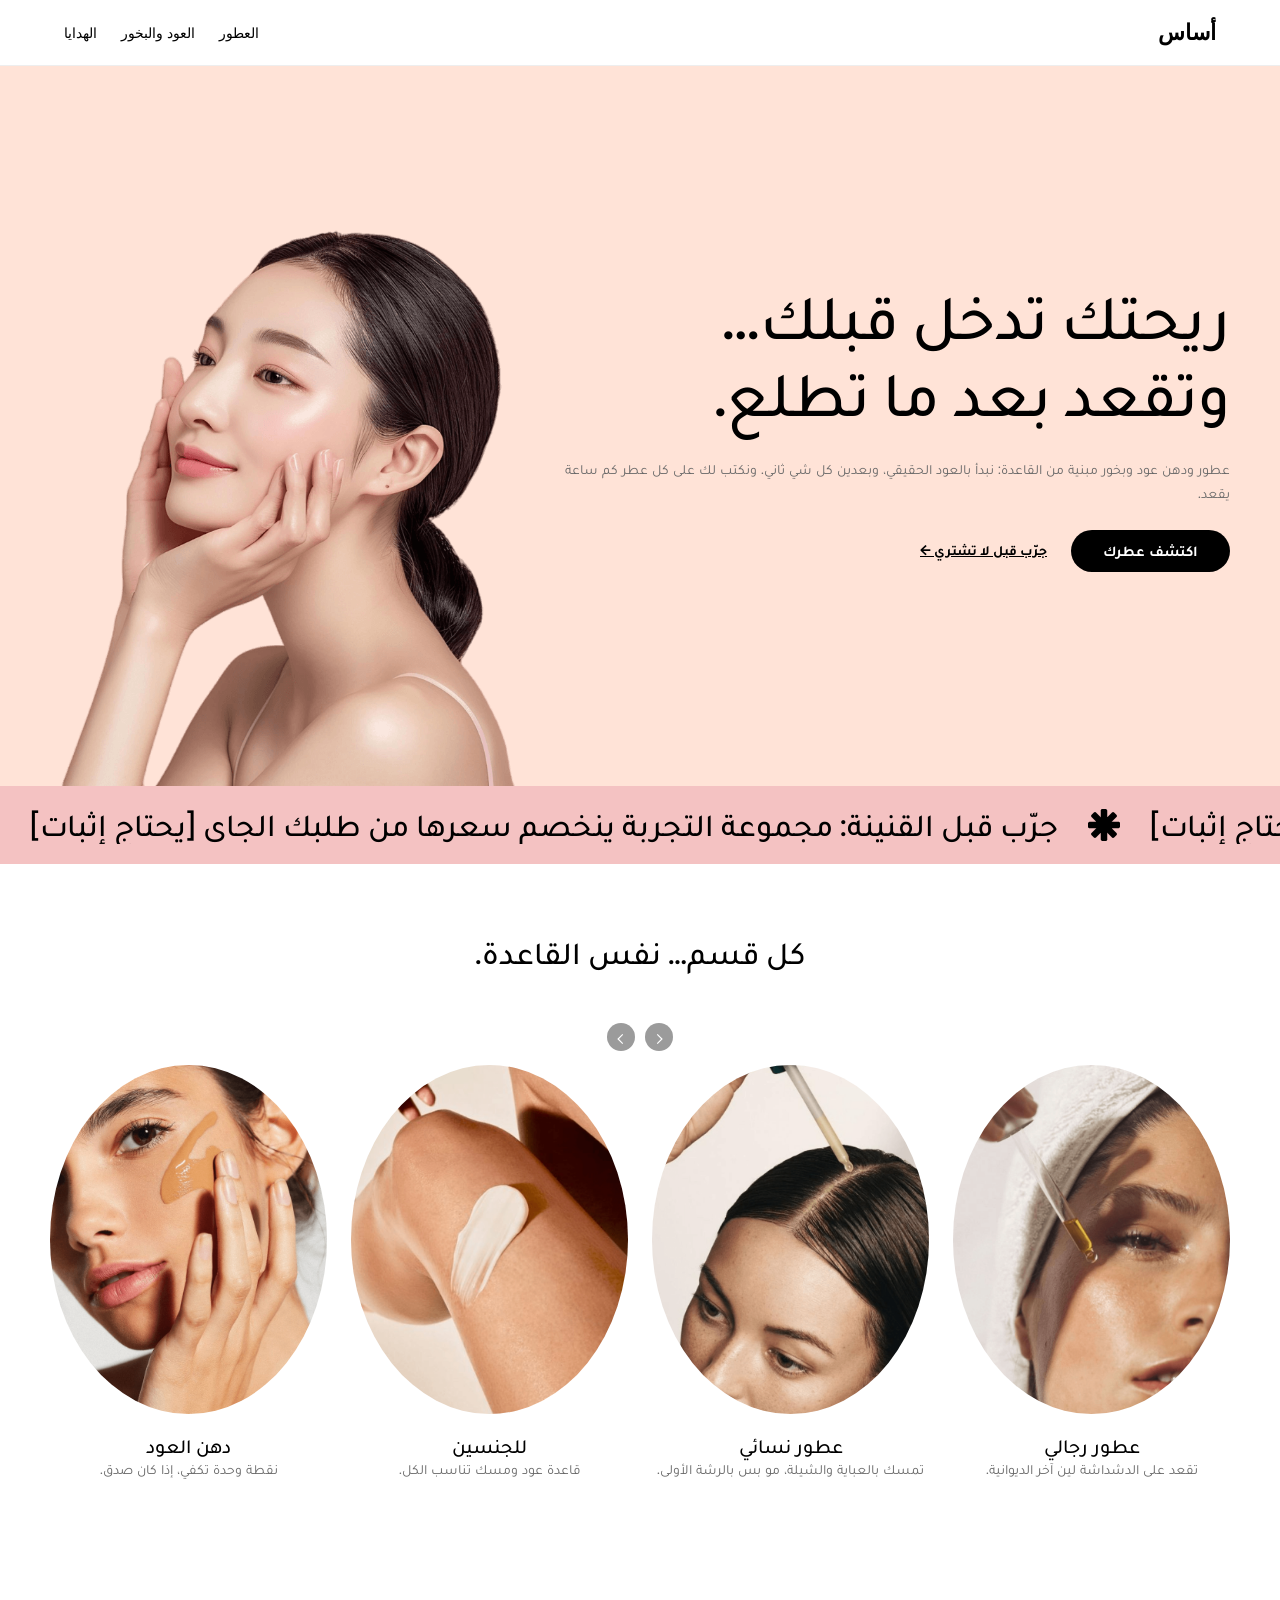
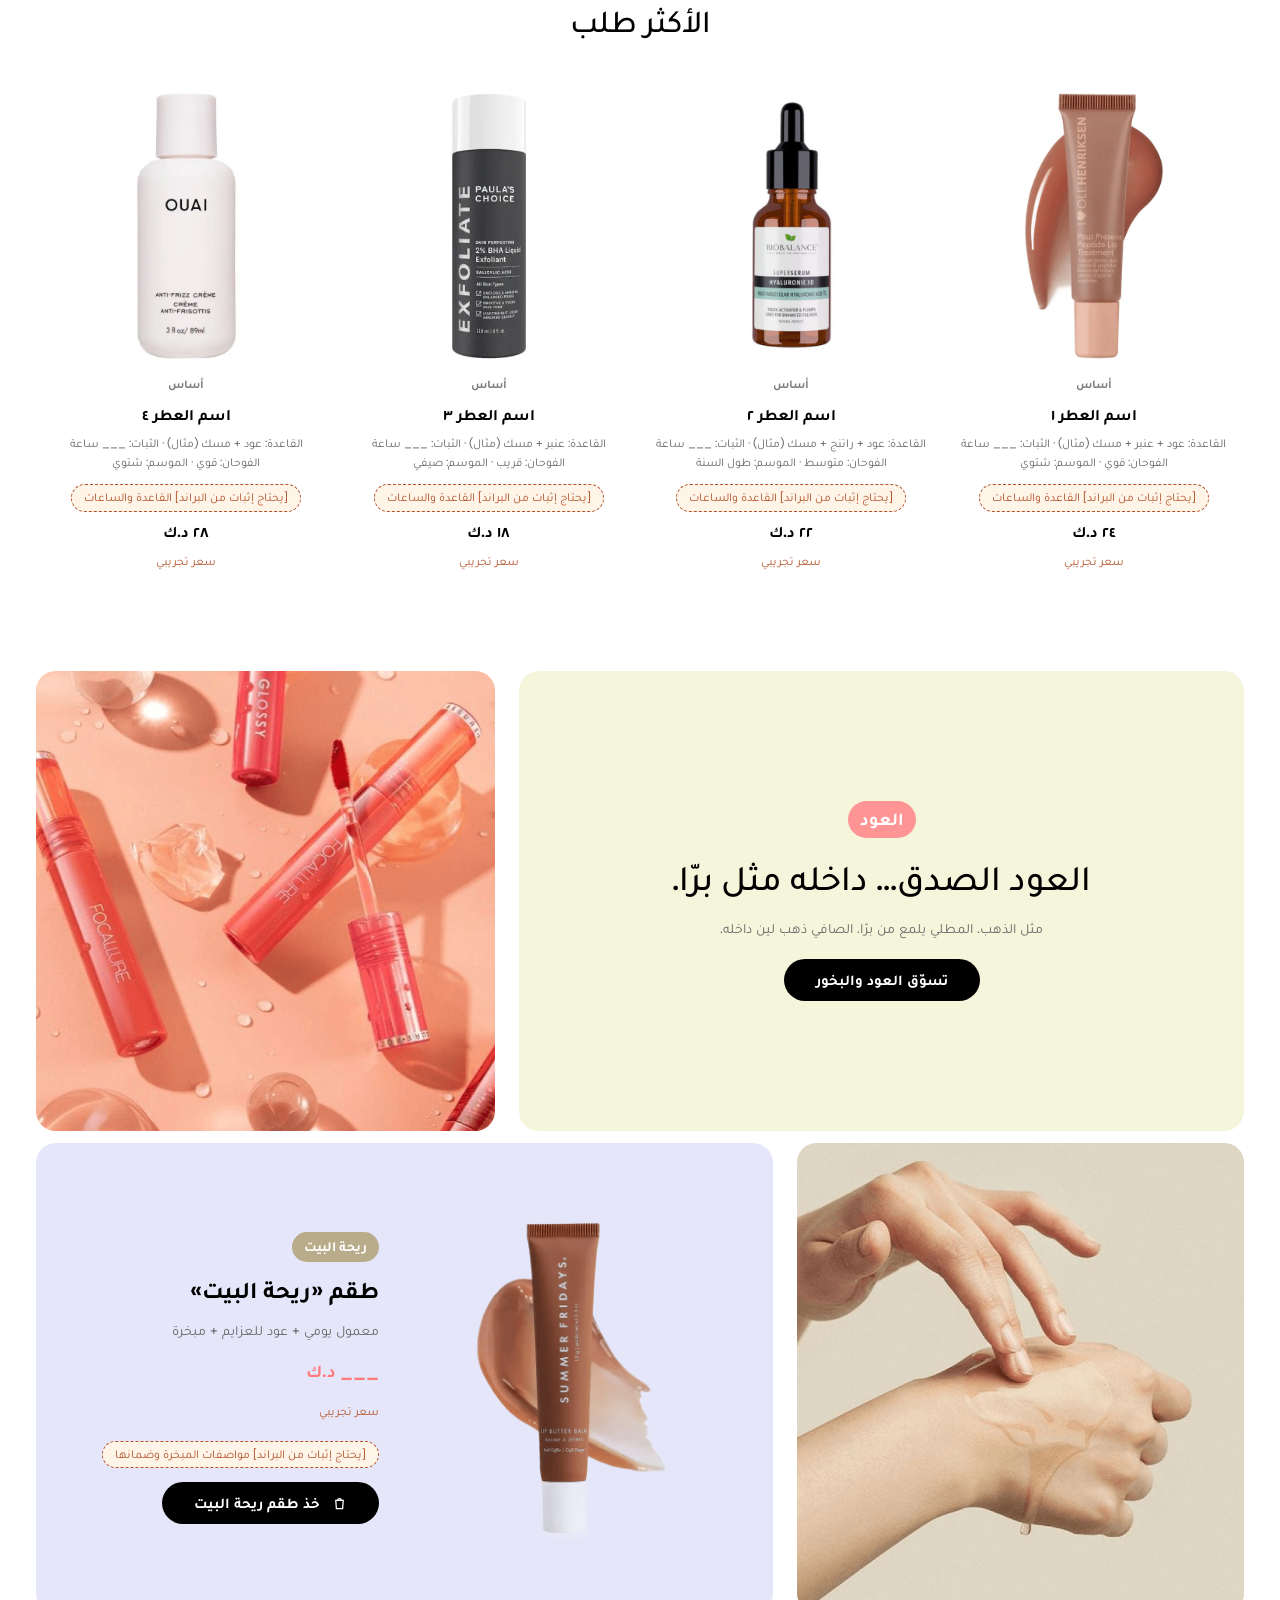
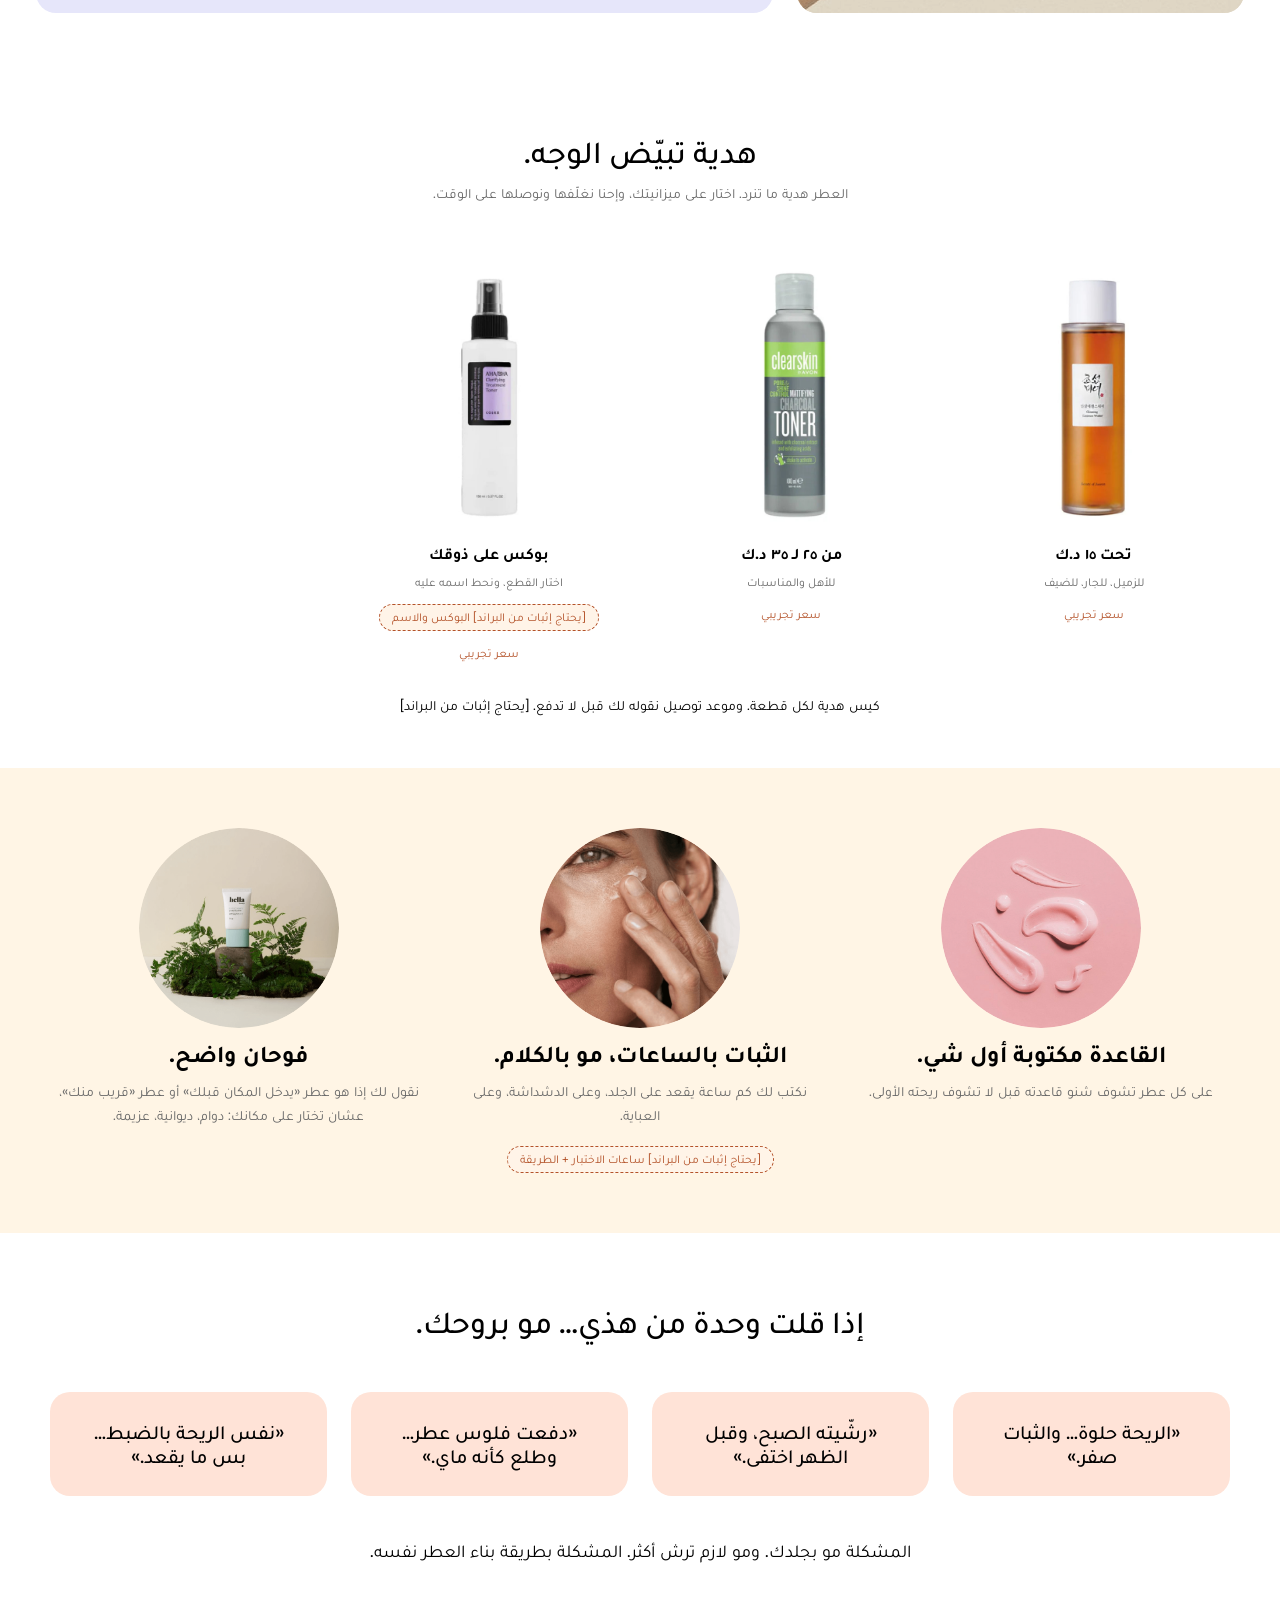
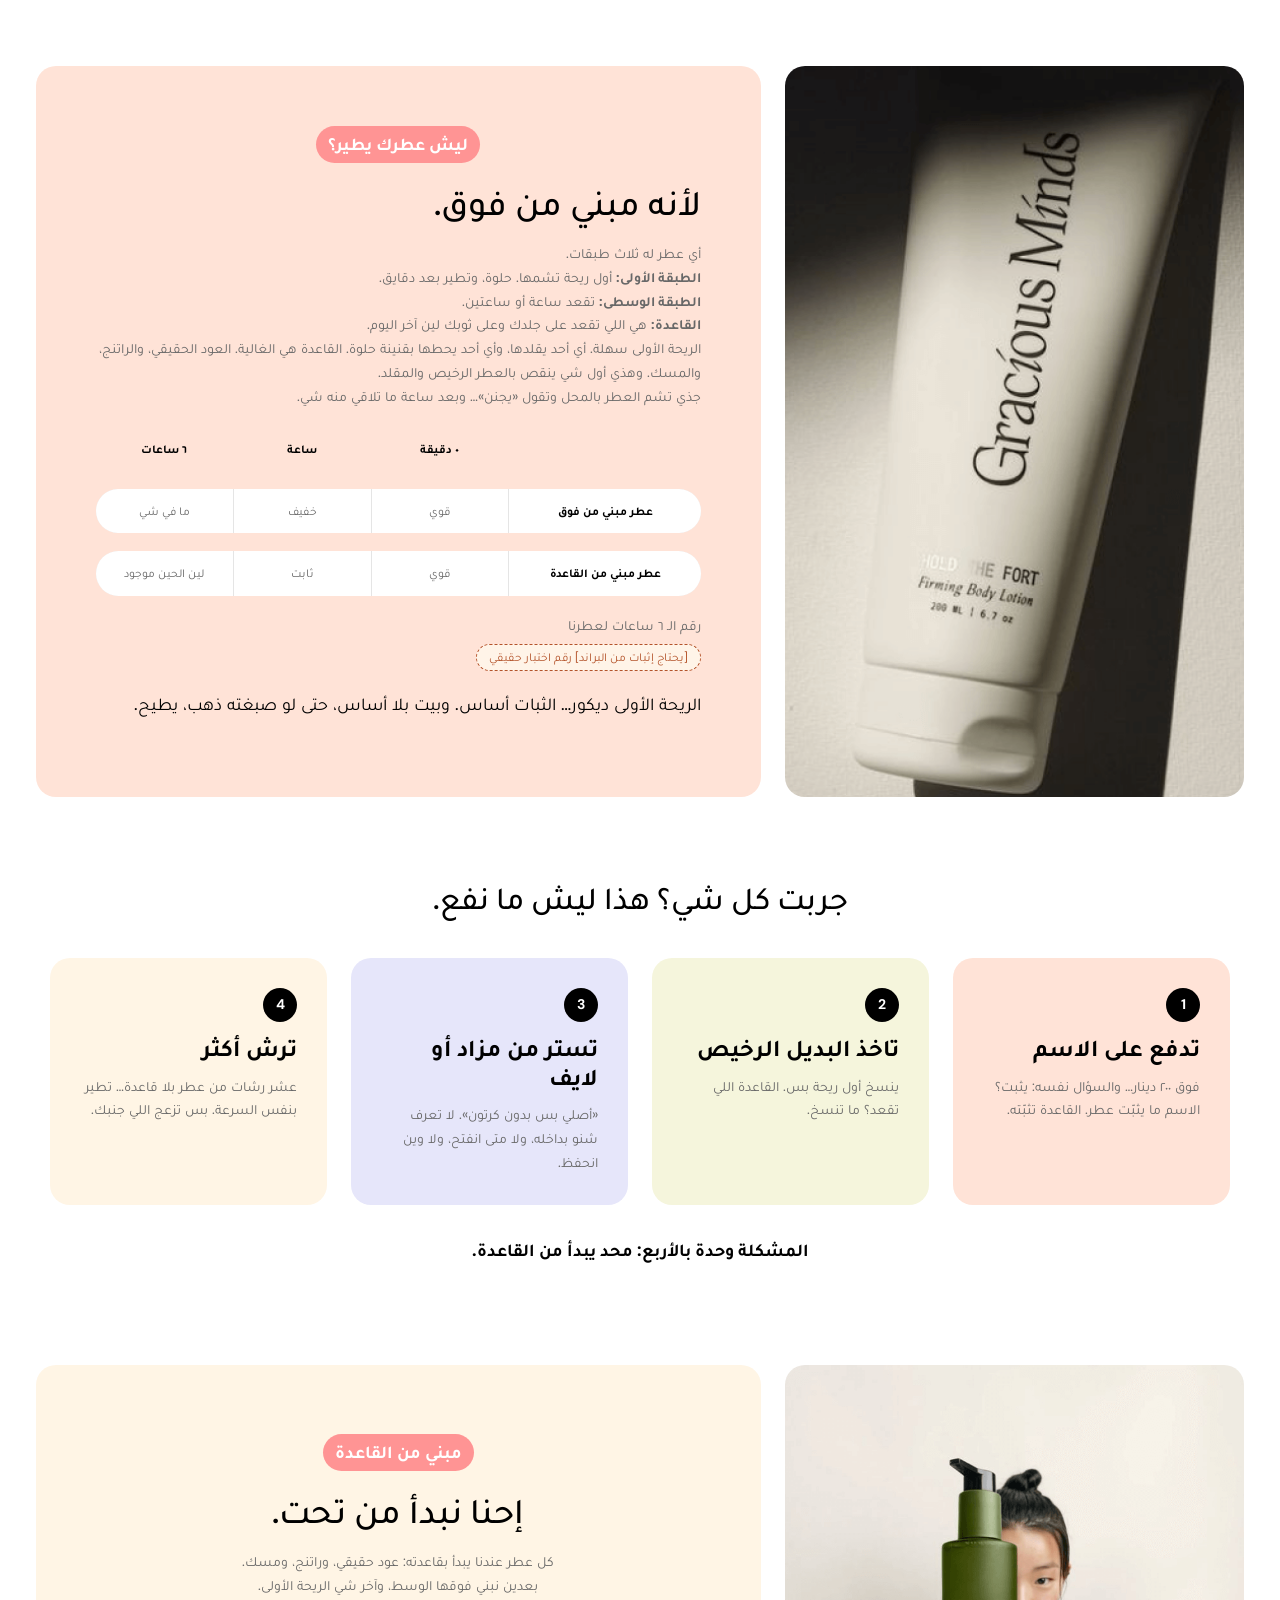
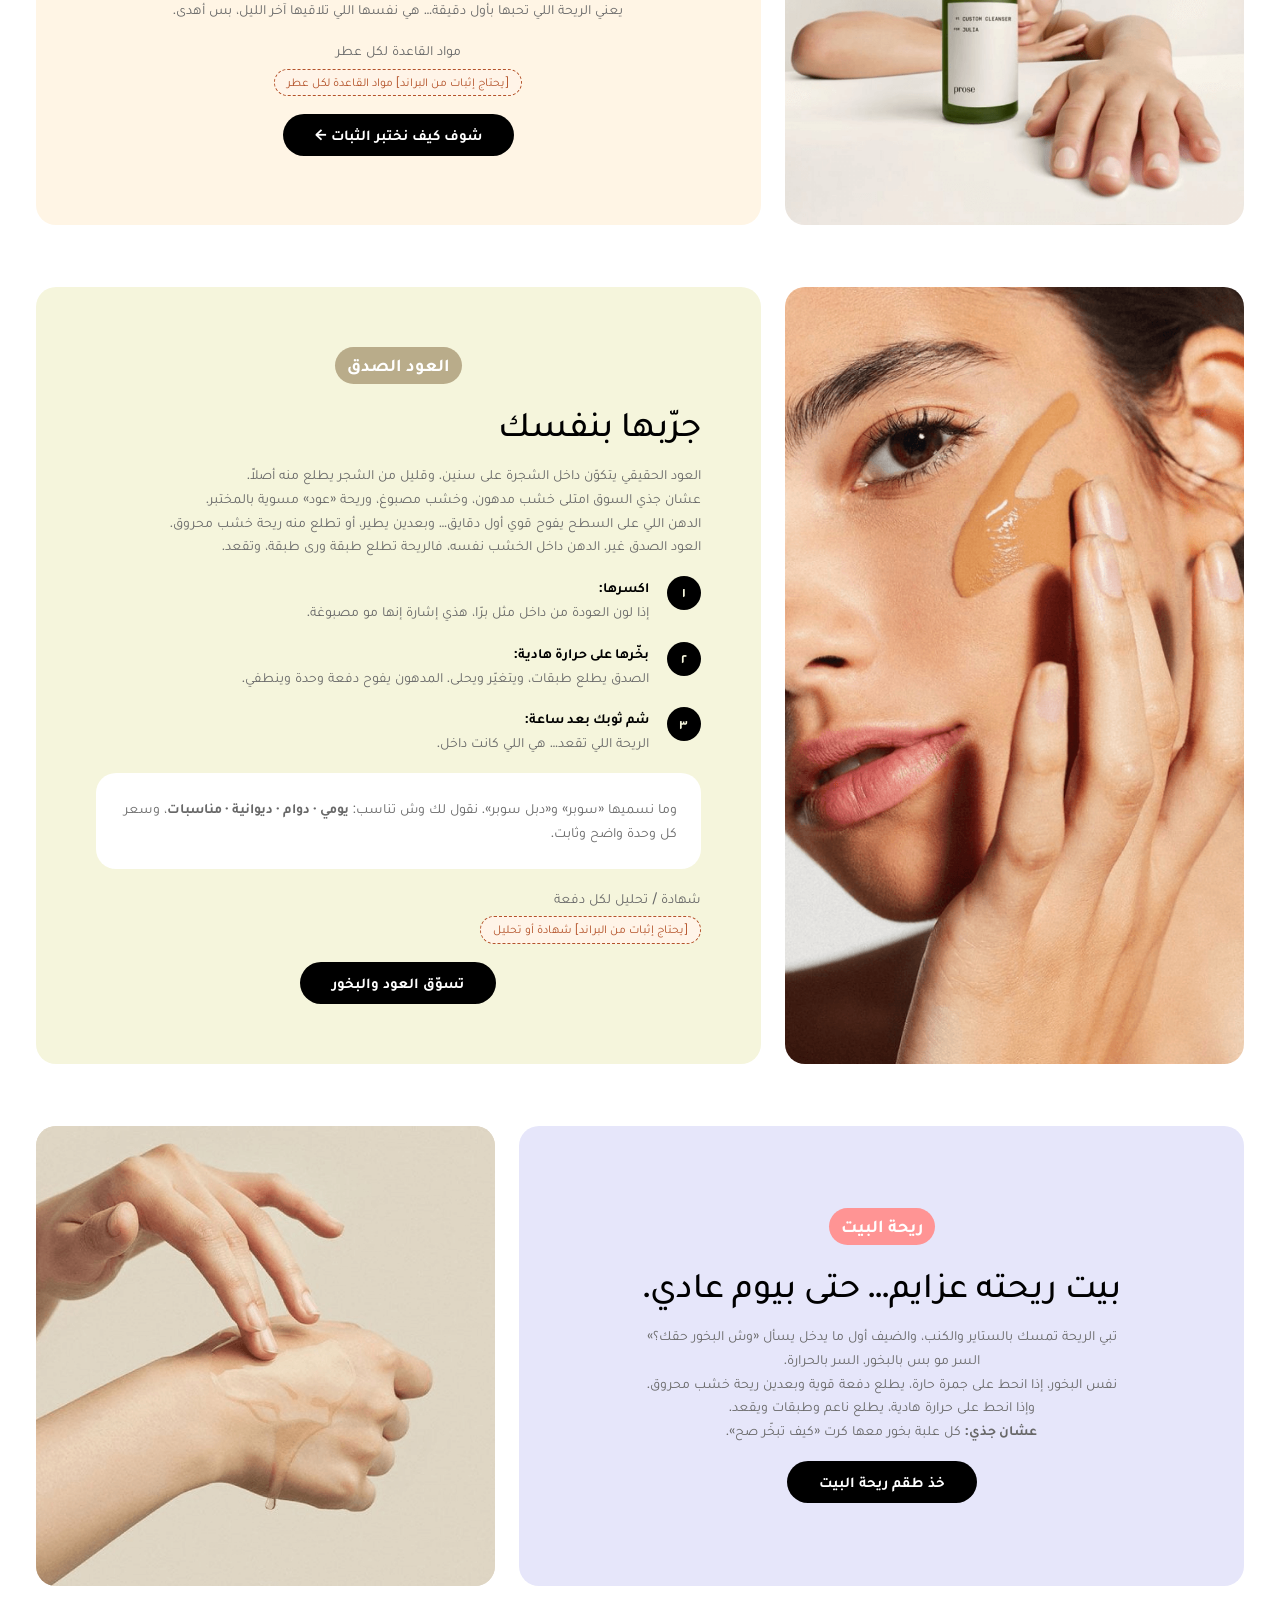
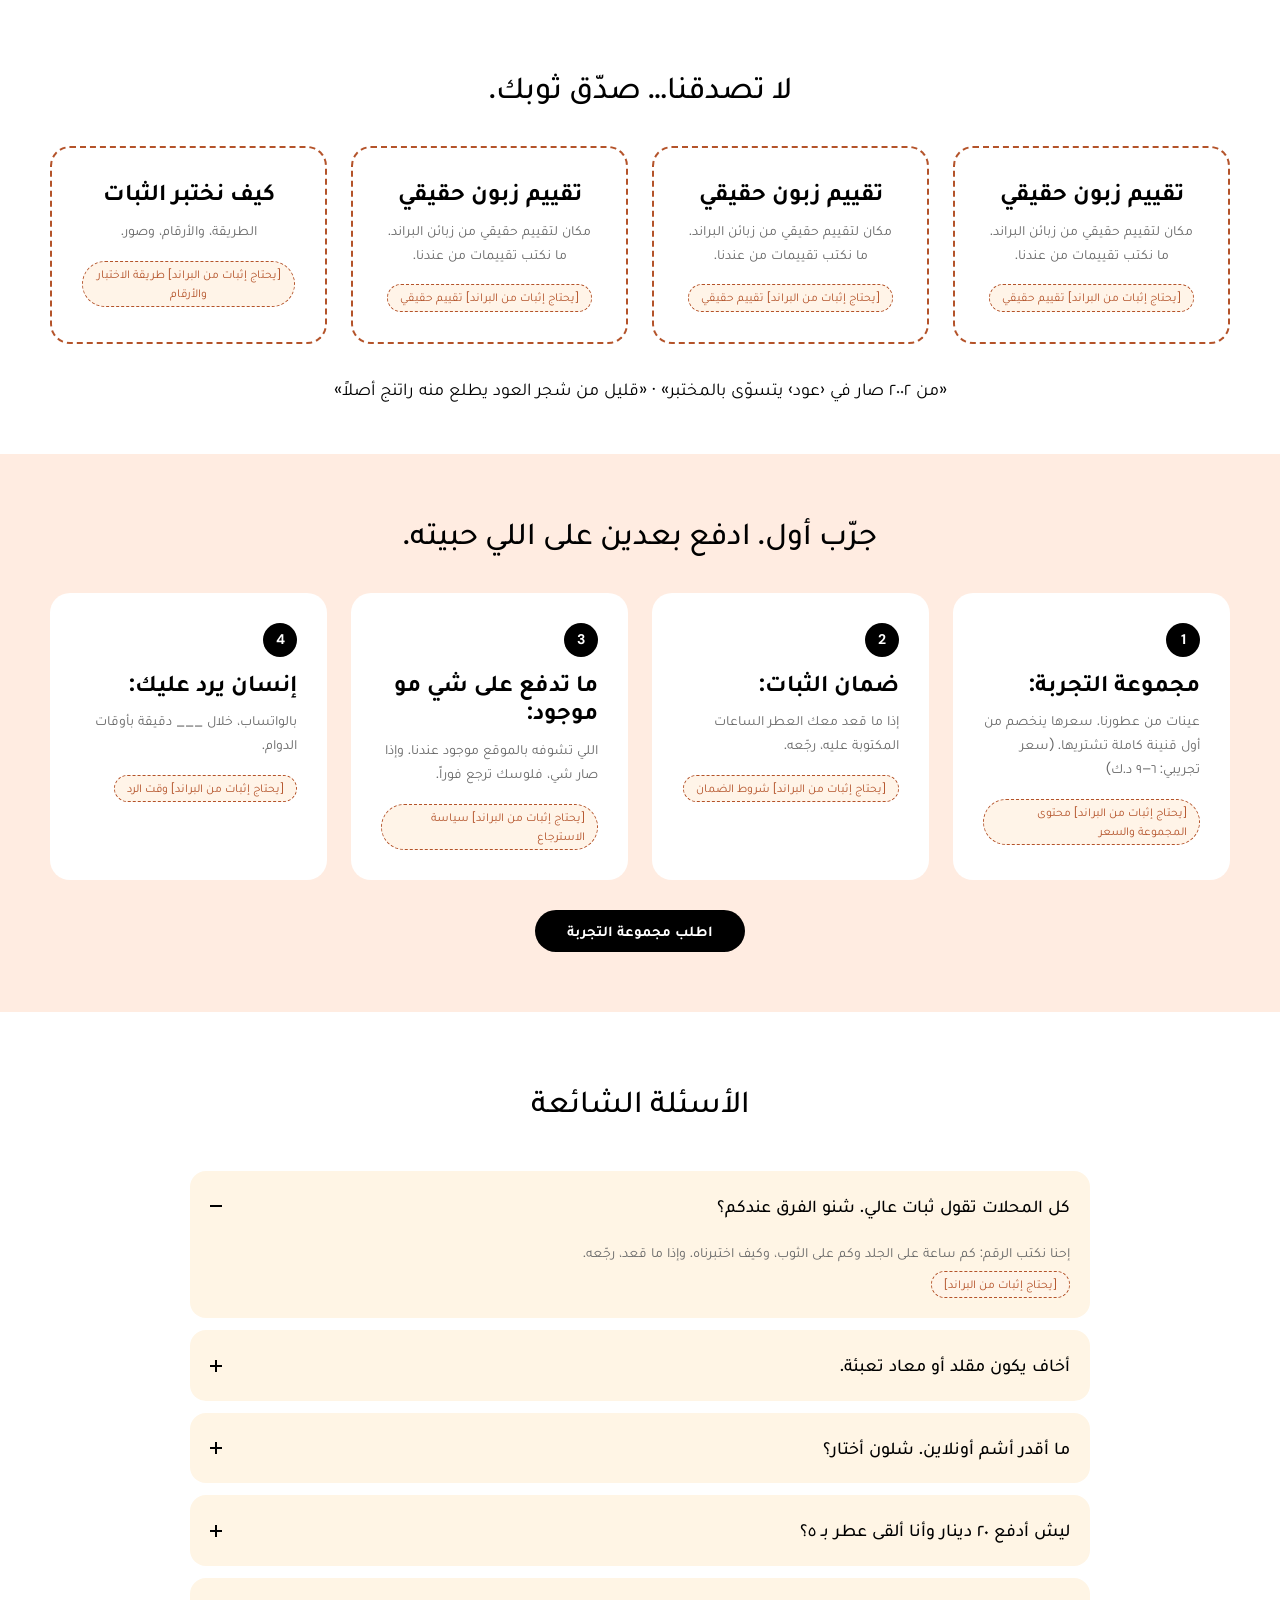
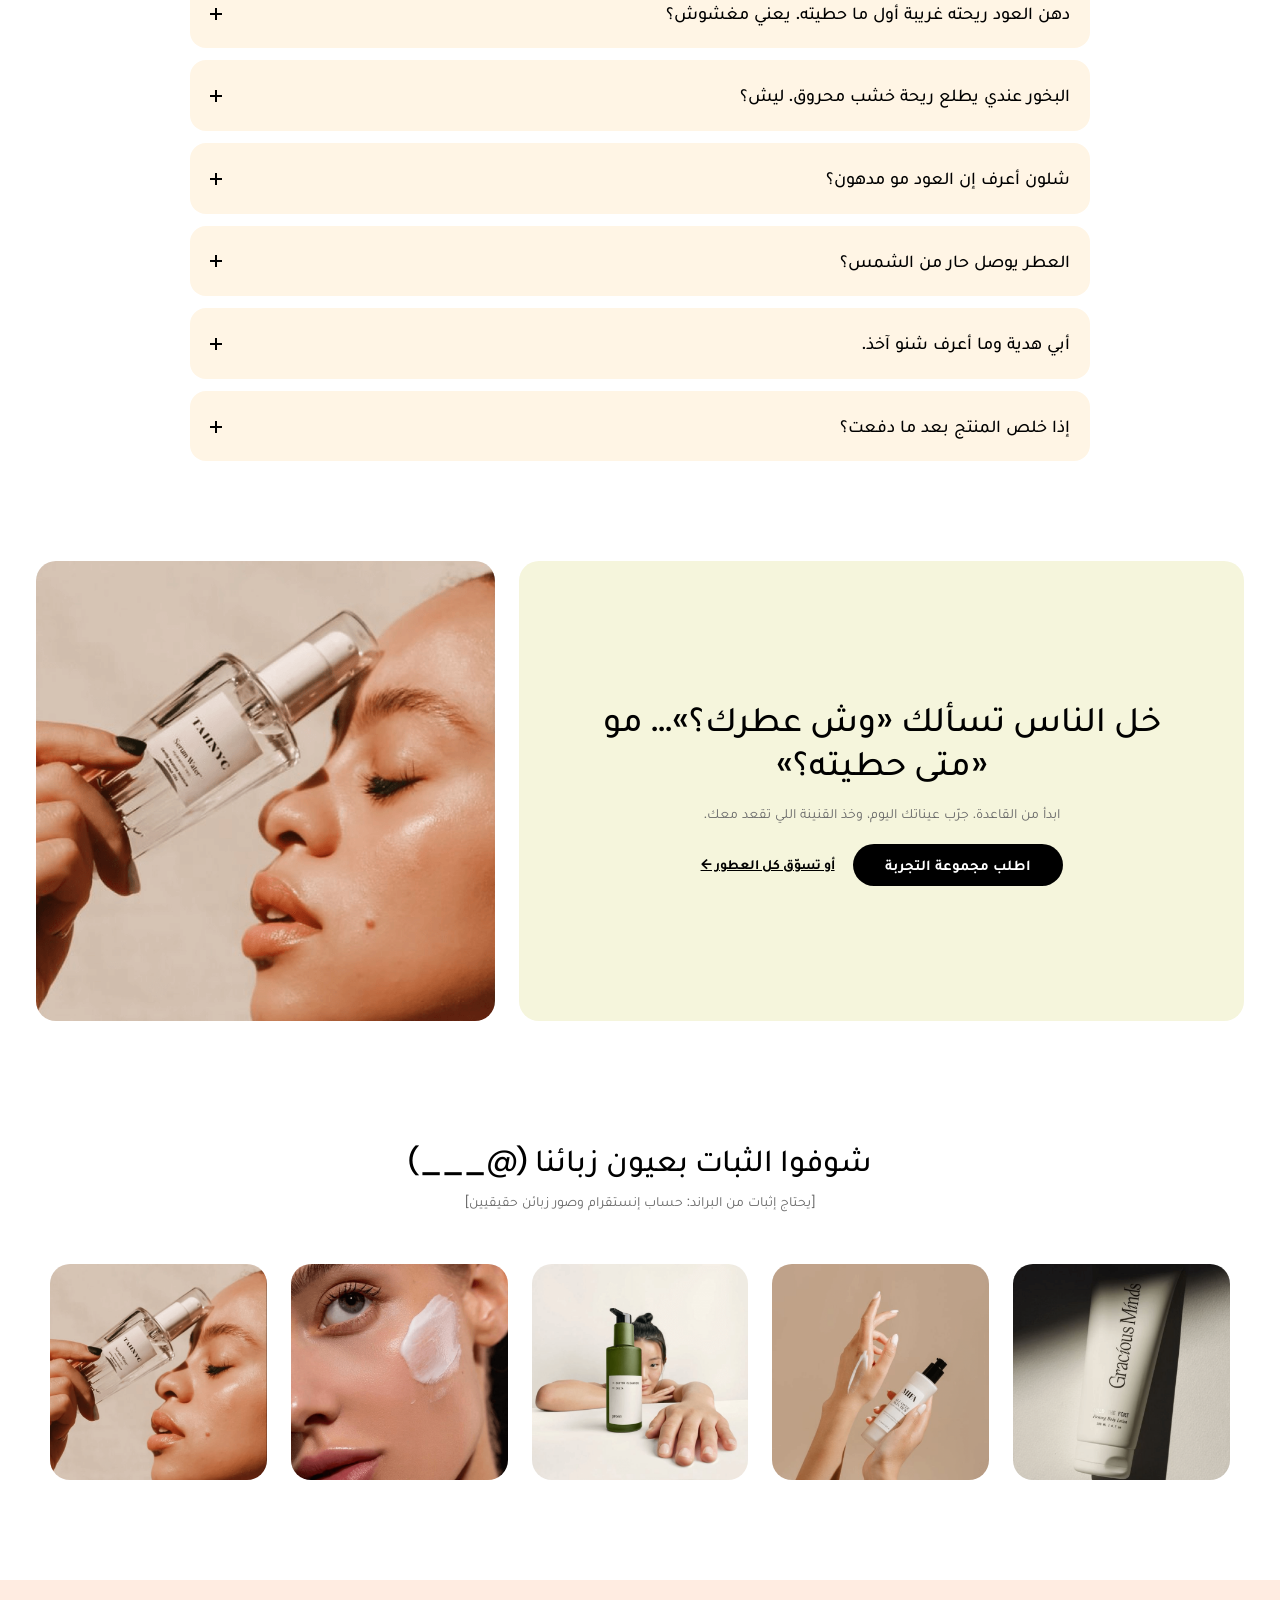
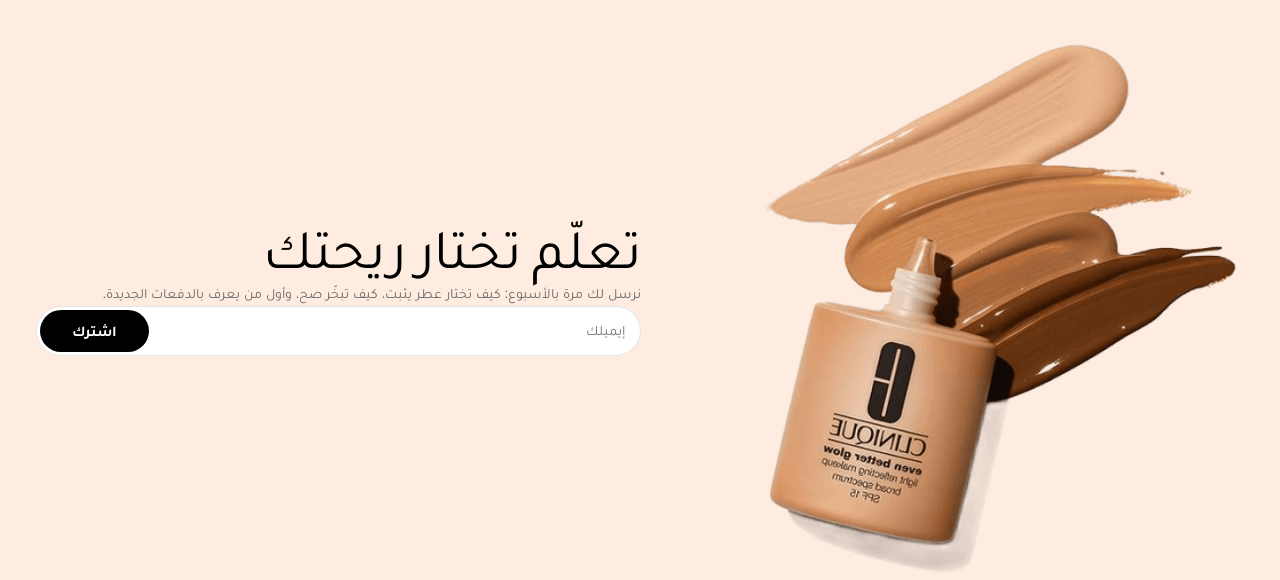
<file: قوالب/perfume-oud-store/html/index.html>
<!DOCTYPE html>
<html lang="ar" dir="rtl">
<head>
<meta charset="utf-8">
<meta name="viewport" content="width=device-width, initial-scale=1">
<title>متجر عطور وعود وبخور (RTL عربي) - تصميم ecomposer 6481</title>
<link rel="preconnect" href="https://fonts.googleapis.com"><link rel="stylesheet" href="https://fonts.googleapis.com/css2?family=DM+Sans:wght@400;500;700&display=swap">
<style>

*, *::before, *::after { box-sizing: border-box; }
html, body { margin: 0; padding: 0; }
body { -webkit-font-smoothing: antialiased; }
img, svg { max-width: 100%; }
a { color: inherit; }
button { font: inherit; }
.visually-hidden { position: absolute; width: 1px; height: 1px; overflow: hidden; clip: rect(0 0 0 0); }
.ck-demo-header { display: flex; align-items: center; justify-content: space-between; padding: 18px 5%; font-family: var(--ck-demo-font, sans-serif); border-bottom: 1px solid #eee; background: #fff; position: sticky; top: 0; z-index: 10; }
.ck-demo-header strong { font-size: 22px; font-weight: 800; }
.ck-demo-header nav { display: flex; gap: 24px; font-size: 14px; }
.ck-demo-header nav a { text-decoration: none; }

:root { --ck-demo-font: 'DM Sans', sans-serif; }

.ck-ec-hero { background: var(--ck-bg); color: var(--ck-fg); font-family: var(--ck-body-font); font-size: var(--ck-b-size-m); line-height: var(--ck-b-lh); padding-top: var(--ck-pad-top-m); padding-bottom: var(--ck-pad-bottom-m); text-align: var(--ck-align); }
.ck-ec-hero ck-scroller { display: block; }
.ck-ec-hero .ck-inner { max-width: var(--ck-max-width); margin: 0 auto; padding-left: var(--ck-gutter); padding-right: var(--ck-gutter); }
.ck-ec-hero[data-full-width] .ck-inner { max-width: 100%; }
.ck-ec-hero .ck-heading { font-family: var(--ck-heading-font); font-size: var(--ck-h-size-m); font-weight: var(--ck-h-weight); line-height: var(--ck-h-lh); letter-spacing: var(--ck-h-ls); text-transform: var(--ck-h-tt); color: var(--ck-heading-color); margin: 0; }
.ck-ec-hero .ck-text p { margin: 0; }
.ck-ec-hero .ck-btn { display: inline-block; background: var(--ck-btn-bg); color: var(--ck-btn-fg); border: var(--ck-btn-border-w) solid var(--ck-btn-border); border-radius: var(--ck-radius); padding: var(--ck-btn-py) var(--ck-btn-px); font-family: var(--ck-body-font); font-size: var(--ck-btn-size); font-weight: var(--ck-btn-weight); text-transform: var(--ck-btn-tt); letter-spacing: var(--ck-btn-ls); line-height: 1.2; text-decoration: none; cursor: pointer; transition: background-color var(--ck-anim-dur) ease; }
.ck-ec-hero .ck-btn:hover { background: var(--ck-btn-bg-hover); }
.ck-ec-hero[data-animate="fade"] .ck-inner { animation: ck-fade var(--ck-anim-dur) ease both; }
.ck-ec-hero[data-animate="slide"] .ck-inner { animation: ck-slide var(--ck-anim-dur) ease both; }
@keyframes ck-fade { from { opacity: 0; } to { opacity: 1; } }
@keyframes ck-slide { from { opacity: 0; transform: translateY(var(--ck-anim-distance)); } to { opacity: 1; transform: none; } }
@media screen and (max-width: 749px) { .ck-ec-hero[data-hide-mobile] { display: none; } }
@media screen and (min-width: 750px) {
  .ck-ec-hero { font-size: var(--ck-b-size); padding-top: var(--ck-pad-top); padding-bottom: var(--ck-pad-bottom); }
  .ck-ec-hero .ck-heading { font-size: var(--ck-h-size); }
  .ck-ec-hero[data-hide-desktop] { display: none; }
}
/* reduced motion must beat every animation rule above, including Dawn's */
@media (prefers-reduced-motion: reduce) { .ck-ec-hero * { animation: none !important; transition: none !important; } }

.ck-ec-hero .ck-hero { display: flex; flex-direction: column; gap: var(--ck-gap); }
.ck-ec-hero .ck-hero__text { display: flex; flex-direction: column; gap: var(--ck-text-gap); text-align: var(--ck-align-m); align-items: center; order: 2; }
.ck-ec-hero .ck-hero__media { order: 1; }
.ck-ec-hero .ck-hero__img { display: block; width: 100%; height: auto; }
.ck-ec-hero .ck-hero__actions { display: flex; flex-wrap: wrap; gap: var(--ck-text-gap); align-items: center; justify-content: center; }
.ck-ec-hero .ck-hero__link { color: var(--ck-link-color); font-weight: var(--ck-btn-weight); }
@media screen and (min-width: 990px) {
  .ck-ec-hero .ck-hero { flex-direction: row; align-items: stretch; min-height: var(--ck-minh); }
  .ck-ec-hero .ck-hero__text { flex: 1; justify-content: var(--ck-valign); text-align: var(--ck-align); align-items: flex-start; order: 1; }
  .ck-ec-hero .ck-hero__actions { justify-content: flex-start; }
  .ck-ec-hero .ck-hero__media { flex: 0 0 var(--ck-media-w); display: flex; align-items: flex-end; order: 2; }
  .ck-ec-hero .ck-hero[data-media="start"] .ck-hero__media { order: 0; }
}

.ck-ec-marquee { background: var(--ck-bg); color: var(--ck-fg); font-family: var(--ck-body-font); font-size: var(--ck-b-size-m); line-height: var(--ck-b-lh); padding-top: var(--ck-pad-top-m); padding-bottom: var(--ck-pad-bottom-m); text-align: var(--ck-align); }
.ck-ec-marquee ck-scroller { display: block; }
.ck-ec-marquee .ck-inner { max-width: var(--ck-max-width); margin: 0 auto; padding-left: var(--ck-gutter); padding-right: var(--ck-gutter); }
.ck-ec-marquee[data-full-width] .ck-inner { max-width: 100%; }
.ck-ec-marquee .ck-heading { font-family: var(--ck-heading-font); font-size: var(--ck-h-size-m); font-weight: var(--ck-h-weight); line-height: var(--ck-h-lh); letter-spacing: var(--ck-h-ls); text-transform: var(--ck-h-tt); color: var(--ck-heading-color); margin: 0; }
.ck-ec-marquee .ck-text p { margin: 0; }
.ck-ec-marquee .ck-btn { display: inline-block; background: var(--ck-btn-bg); color: var(--ck-btn-fg); border: var(--ck-btn-border-w) solid var(--ck-btn-border); border-radius: var(--ck-radius); padding: var(--ck-btn-py) var(--ck-btn-px); font-family: var(--ck-body-font); font-size: var(--ck-btn-size); font-weight: var(--ck-btn-weight); text-transform: var(--ck-btn-tt); letter-spacing: var(--ck-btn-ls); line-height: 1.2; text-decoration: none; cursor: pointer; transition: background-color var(--ck-anim-dur) ease; }
.ck-ec-marquee .ck-btn:hover { background: var(--ck-btn-bg-hover); }
.ck-ec-marquee[data-animate="fade"] .ck-inner { animation: ck-fade var(--ck-anim-dur) ease both; }
.ck-ec-marquee[data-animate="slide"] .ck-inner { animation: ck-slide var(--ck-anim-dur) ease both; }
@keyframes ck-fade { from { opacity: 0; } to { opacity: 1; } }
@keyframes ck-slide { from { opacity: 0; transform: translateY(var(--ck-anim-distance)); } to { opacity: 1; transform: none; } }
@media screen and (max-width: 749px) { .ck-ec-marquee[data-hide-mobile] { display: none; } }
@media screen and (min-width: 750px) {
  .ck-ec-marquee { font-size: var(--ck-b-size); padding-top: var(--ck-pad-top); padding-bottom: var(--ck-pad-bottom); }
  .ck-ec-marquee .ck-heading { font-size: var(--ck-h-size); }
  .ck-ec-marquee[data-hide-desktop] { display: none; }
}
/* reduced motion must beat every animation rule above, including Dawn's */
@media (prefers-reduced-motion: reduce) { .ck-ec-marquee .ck-inner { animation: none !important; transition: none !important; } }
@media (prefers-reduced-motion: reduce) { .ck-ec-marquee .ck-marquee__track { animation-duration: calc(var(--ck-marquee-dur) * 1.5) !important; } }

.ck-ec-marquee .ck-marquee__viewport { overflow: hidden; white-space: nowrap; direction: ltr; }
.ck-ec-marquee .ck-marquee__track { display: inline-flex; animation: ck-marquee var(--ck-marquee-dur) linear infinite; animation-direction: var(--ck-marquee-dir); }
.ck-ec-marquee .ck-marquee__viewport:hover .ck-marquee__track { animation-play-state: var(--ck-marquee-play); }
.ck-ec-marquee .ck-marquee__group { display: inline-flex; align-items: center; flex-shrink: 0; }
.ck-ec-marquee .ck-marquee__item { padding: 0 var(--ck-item-gap); font-family: var(--ck-heading-font); font-size: var(--ck-h-size-m); font-weight: var(--ck-h-weight); line-height: var(--ck-h-lh); color: var(--ck-item-color, var(--ck-heading-color)); direction: rtl; }
.ck-ec-marquee .ck-marquee__item a { color: inherit; text-decoration: none; }
.ck-ec-marquee .ck-marquee__sep { display: inline-flex; }
.ck-ec-marquee .ck-marquee__icon { width: var(--ck-icon-size); height: var(--ck-icon-size); object-fit: contain; display: block; }
@keyframes ck-marquee { from { transform: translateX(0); } to { transform: translateX(-50%); } }
@media screen and (min-width: 750px) { .ck-ec-marquee .ck-marquee__item { font-size: var(--ck-h-size); } }

.ck-ec-categories { background: var(--ck-bg); color: var(--ck-fg); font-family: var(--ck-body-font); font-size: var(--ck-b-size-m); line-height: var(--ck-b-lh); padding-top: var(--ck-pad-top-m); padding-bottom: var(--ck-pad-bottom-m); text-align: var(--ck-align); }
.ck-ec-categories ck-scroller { display: block; }
.ck-ec-categories .ck-inner { max-width: var(--ck-max-width); margin: 0 auto; padding-left: var(--ck-gutter); padding-right: var(--ck-gutter); }
.ck-ec-categories[data-full-width] .ck-inner { max-width: 100%; }
.ck-ec-categories .ck-heading { font-family: var(--ck-heading-font); font-size: var(--ck-h-size-m); font-weight: var(--ck-h-weight); line-height: var(--ck-h-lh); letter-spacing: var(--ck-h-ls); text-transform: var(--ck-h-tt); color: var(--ck-heading-color); margin: 0; }
.ck-ec-categories .ck-text p { margin: 0; }
.ck-ec-categories .ck-btn { display: inline-block; background: var(--ck-btn-bg); color: var(--ck-btn-fg); border: var(--ck-btn-border-w) solid var(--ck-btn-border); border-radius: var(--ck-radius); padding: var(--ck-btn-py) var(--ck-btn-px); font-family: var(--ck-body-font); font-size: var(--ck-btn-size); font-weight: var(--ck-btn-weight); text-transform: var(--ck-btn-tt); letter-spacing: var(--ck-btn-ls); line-height: 1.2; text-decoration: none; cursor: pointer; transition: background-color var(--ck-anim-dur) ease; }
.ck-ec-categories .ck-btn:hover { background: var(--ck-btn-bg-hover); }
.ck-ec-categories[data-animate="fade"] .ck-inner { animation: ck-fade var(--ck-anim-dur) ease both; }
.ck-ec-categories[data-animate="slide"] .ck-inner { animation: ck-slide var(--ck-anim-dur) ease both; }
@keyframes ck-fade { from { opacity: 0; } to { opacity: 1; } }
@keyframes ck-slide { from { opacity: 0; transform: translateY(var(--ck-anim-distance)); } to { opacity: 1; transform: none; } }
@media screen and (max-width: 749px) { .ck-ec-categories[data-hide-mobile] { display: none; } }
@media screen and (min-width: 750px) {
  .ck-ec-categories { font-size: var(--ck-b-size); padding-top: var(--ck-pad-top); padding-bottom: var(--ck-pad-bottom); }
  .ck-ec-categories .ck-heading { font-size: var(--ck-h-size); }
  .ck-ec-categories[data-hide-desktop] { display: none; }
}
/* reduced motion must beat every animation rule above, including Dawn's */
@media (prefers-reduced-motion: reduce) { .ck-ec-categories * { animation: none !important; transition: none !important; } }

.ck-ec-categories .ck-head { margin-bottom: var(--ck-head-gap); }
.ck-ec-categories .ck-sub { margin-top: var(--ck-sub-gap); }

.ck-ec-categories .ck-arrows { display: flex; justify-content: center; gap: calc(var(--ck-arrow-size) / 3); margin-bottom: calc(var(--ck-arrow-size) / 2); }
.ck-ec-categories .ck-arrow { width: var(--ck-arrow-size); height: var(--ck-arrow-size); border: 0; border-radius: 50%; background: var(--ck-arrow-bg); color: var(--ck-arrow-fg); padding: calc(var(--ck-arrow-size) / 4); cursor: pointer; }
@media screen and (min-width: 990px) { .ck-ec-categories[data-arrows-desktop="false"] .ck-arrows { display: none; } }

.ck-ec-categories .ck-cats { display: flex; flex-wrap: wrap; justify-content: center; column-gap: var(--ck-gap); row-gap: var(--ck-row-gap); --ck-c: var(--ck-cols-mobile); }
.ck-ec-categories .ck-cat { flex: 0 0 calc((100% - var(--ck-gap) * (var(--ck-c) - 1)) / var(--ck-c)); display: flex; flex-direction: column; align-items: center; text-decoration: none; color: var(--ck-fg); }
.ck-ec-categories .ck-cat__media { position: relative; width: 100%; padding-top: var(--ck-ratio); overflow: hidden; border-radius: var(--ck-radius); margin-bottom: var(--ck-text-gap); }
.ck-ec-categories .ck-cats[data-shape="oval"] .ck-cat__media { border-radius: 50%; }
.ck-ec-categories .ck-cats[data-shape="square"] .ck-cat__media { border-radius: 0; }
.ck-ec-categories .ck-cat__img { position: absolute; inset: 0; width: 100%; height: 100%; object-fit: cover; }
.ck-ec-categories .ck-cat__title { font-family: var(--ck-heading-font); font-size: var(--ck-title-size-m); font-weight: var(--ck-h-weight); color: var(--ck-heading-color); line-height: var(--ck-h-lh); }
@media screen and (max-width: 749px) { .ck-ec-categories .ck-arrows { display: none; } }
@media screen and (min-width: 750px) {
  .ck-ec-categories .ck-cats { --ck-c: var(--ck-cols-tablet); }
  .ck-ec-categories .ck-cats[data-layout="slider"] { flex-wrap: nowrap; justify-content: flex-start; overflow-x: auto; scroll-snap-type: x mandatory; scrollbar-width: none; }
  .ck-ec-categories .ck-cats[data-layout="slider"]::-webkit-scrollbar { display: none; }
  .ck-ec-categories .ck-cats[data-layout="slider"] .ck-cat { scroll-snap-align: start; }
}
@media screen and (min-width: 990px) { .ck-ec-categories .ck-cats { --ck-c: var(--ck-cols); } .ck-ec-categories .ck-cat__title { font-size: var(--ck-title-size); } }

.ck-ec-products { background: var(--ck-bg); color: var(--ck-fg); font-family: var(--ck-body-font); font-size: var(--ck-b-size-m); line-height: var(--ck-b-lh); padding-top: var(--ck-pad-top-m); padding-bottom: var(--ck-pad-bottom-m); text-align: var(--ck-align); }
.ck-ec-products ck-scroller { display: block; }
.ck-ec-products .ck-inner { max-width: var(--ck-max-width); margin: 0 auto; padding-left: var(--ck-gutter); padding-right: var(--ck-gutter); }
.ck-ec-products[data-full-width] .ck-inner { max-width: 100%; }
.ck-ec-products .ck-heading { font-family: var(--ck-heading-font); font-size: var(--ck-h-size-m); font-weight: var(--ck-h-weight); line-height: var(--ck-h-lh); letter-spacing: var(--ck-h-ls); text-transform: var(--ck-h-tt); color: var(--ck-heading-color); margin: 0; }
.ck-ec-products .ck-text p { margin: 0; }
.ck-ec-products .ck-btn { display: inline-block; background: var(--ck-btn-bg); color: var(--ck-btn-fg); border: var(--ck-btn-border-w) solid var(--ck-btn-border); border-radius: var(--ck-radius); padding: var(--ck-btn-py) var(--ck-btn-px); font-family: var(--ck-body-font); font-size: var(--ck-btn-size); font-weight: var(--ck-btn-weight); text-transform: var(--ck-btn-tt); letter-spacing: var(--ck-btn-ls); line-height: 1.2; text-decoration: none; cursor: pointer; transition: background-color var(--ck-anim-dur) ease; }
.ck-ec-products .ck-btn:hover { background: var(--ck-btn-bg-hover); }
.ck-ec-products[data-animate="fade"] .ck-inner { animation: ck-fade var(--ck-anim-dur) ease both; }
.ck-ec-products[data-animate="slide"] .ck-inner { animation: ck-slide var(--ck-anim-dur) ease both; }
@keyframes ck-fade { from { opacity: 0; } to { opacity: 1; } }
@keyframes ck-slide { from { opacity: 0; transform: translateY(var(--ck-anim-distance)); } to { opacity: 1; transform: none; } }
@media screen and (max-width: 749px) { .ck-ec-products[data-hide-mobile] { display: none; } }
@media screen and (min-width: 750px) {
  .ck-ec-products { font-size: var(--ck-b-size); padding-top: var(--ck-pad-top); padding-bottom: var(--ck-pad-bottom); }
  .ck-ec-products .ck-heading { font-size: var(--ck-h-size); }
  .ck-ec-products[data-hide-desktop] { display: none; }
}
/* reduced motion must beat every animation rule above, including Dawn's */
@media (prefers-reduced-motion: reduce) { .ck-ec-products * { animation: none !important; transition: none !important; } }

.ck-ec-products .ck-head { margin-bottom: var(--ck-head-gap); }
.ck-ec-products .ck-sub { margin-top: var(--ck-sub-gap); }

.ck-ec-products .ck-arrows { display: flex; justify-content: center; gap: calc(var(--ck-arrow-size) / 3); margin-bottom: calc(var(--ck-arrow-size) / 2); }
.ck-ec-products .ck-arrow { width: var(--ck-arrow-size); height: var(--ck-arrow-size); border: 0; border-radius: 50%; background: var(--ck-arrow-bg); color: var(--ck-arrow-fg); padding: calc(var(--ck-arrow-size) / 4); cursor: pointer; }
@media screen and (min-width: 990px) { .ck-ec-products[data-arrows-desktop="false"] .ck-arrows { display: none; } }

.ck-ec-products .ck-proof { display: inline-block; margin: var(--ck-proof-gap, 6px) 0 0; padding: var(--ck-chip-py) var(--ck-chip-px); border: 1px dashed var(--ck-proof-fg); border-radius: var(--ck-radius); background: var(--ck-proof-bg); color: var(--ck-proof-fg); font-size: var(--ck-small); line-height: 1.6; }

.ck-ec-products .ck-prods { display: grid; grid-auto-flow: column; grid-auto-columns: calc((100% - var(--ck-gap) * (var(--ck-cols-mobile) - 1)) / var(--ck-cols-mobile) * 0.8); gap: var(--ck-gap); overflow-x: auto; scroll-snap-type: x mandatory; scrollbar-width: none; }
.ck-ec-products .ck-prods::-webkit-scrollbar { display: none; }
.ck-ec-products .ck-prod { scroll-snap-align: start; display: flex; flex-direction: column; align-items: center; gap: var(--ck-item-gap); }
.ck-ec-products .ck-prod__media { position: relative; display: block; width: 100%; padding-top: var(--ck-ratio); overflow: hidden; margin-bottom: var(--ck-item-gap); }
.ck-ec-products .ck-prod__img { position: absolute; inset: 0; width: 100%; height: 100%; object-fit: var(--ck-img-fit); }
.ck-ec-products .ck-prod__badge { position: absolute; top: var(--ck-item-gap); inset-inline-start: var(--ck-item-gap); background: var(--ck-badge-bg); color: var(--ck-badge-fg); border-radius: var(--ck-radius); padding: var(--ck-chip-py) var(--ck-chip-px); font-size: var(--ck-small); line-height: 1.5; }
.ck-ec-products .ck-prod__vendor { color: var(--ck-vendor-color); font-weight: var(--ck-btn-weight); text-transform: uppercase; font-size: var(--ck-small); }
.ck-ec-products .ck-prod__title { color: var(--ck-heading-color); font-family: var(--ck-heading-font); font-size: var(--ck-title-size); font-weight: var(--ck-btn-weight); text-decoration: none; }
.ck-ec-products .ck-prod__details { font-size: var(--ck-small); line-height: 1.6; }
.ck-ec-products .ck-prod__price { color: var(--ck-price-color); font-weight: var(--ck-btn-weight); font-size: var(--ck-title-size); }
.ck-ec-products .ck-prod__compare { color: var(--ck-compare-color); }
.ck-ec-products .ck-prod__sale { color: var(--ck-sale-color); }
.ck-ec-products .ck-prod__note { color: var(--ck-note-color); font-size: var(--ck-small); }
.ck-ec-products .ck-prod__actions { display: flex; flex-wrap: wrap; gap: var(--ck-item-gap) calc(var(--ck-item-gap) * 3); align-items: center; justify-content: center; margin-top: var(--ck-item-gap); }
.ck-ec-products .ck-btn--sm { padding: calc(var(--ck-btn-py) * 0.7) calc(var(--ck-btn-px) * 0.7); }
.ck-ec-products .ck-prod__link { color: var(--ck-heading-color); font-weight: var(--ck-btn-weight); }
.ck-ec-products .ck-prods__foot { margin-top: var(--ck-foot-gap); color: var(--ck-heading-color); }
@media screen and (min-width: 750px) { .ck-ec-products .ck-prods { grid-auto-columns: calc((100% - var(--ck-gap) * (var(--ck-cols-tablet) - 1)) / var(--ck-cols-tablet)); } }
@media screen and (min-width: 990px) { .ck-ec-products .ck-prods { grid-auto-columns: calc((100% - var(--ck-gap) * (var(--ck-cols) - 1)) / var(--ck-cols)); } }

.ck-ec-split { background: var(--ck-bg); color: var(--ck-fg); font-family: var(--ck-body-font); font-size: var(--ck-b-size-m); line-height: var(--ck-b-lh); padding-top: var(--ck-pad-top-m); padding-bottom: var(--ck-pad-bottom-m); text-align: var(--ck-align); }
.ck-ec-split ck-scroller { display: block; }
.ck-ec-split .ck-inner { max-width: var(--ck-max-width); margin: 0 auto; padding-left: var(--ck-gutter); padding-right: var(--ck-gutter); }
.ck-ec-split[data-full-width] .ck-inner { max-width: 100%; }
.ck-ec-split .ck-heading { font-family: var(--ck-heading-font); font-size: var(--ck-h-size-m); font-weight: var(--ck-h-weight); line-height: var(--ck-h-lh); letter-spacing: var(--ck-h-ls); text-transform: var(--ck-h-tt); color: var(--ck-heading-color); margin: 0; }
.ck-ec-split .ck-text p { margin: 0; }
.ck-ec-split .ck-btn { display: inline-block; background: var(--ck-btn-bg); color: var(--ck-btn-fg); border: var(--ck-btn-border-w) solid var(--ck-btn-border); border-radius: var(--ck-radius); padding: var(--ck-btn-py) var(--ck-btn-px); font-family: var(--ck-body-font); font-size: var(--ck-btn-size); font-weight: var(--ck-btn-weight); text-transform: var(--ck-btn-tt); letter-spacing: var(--ck-btn-ls); line-height: 1.2; text-decoration: none; cursor: pointer; transition: background-color var(--ck-anim-dur) ease; }
.ck-ec-split .ck-btn:hover { background: var(--ck-btn-bg-hover); }
.ck-ec-split[data-animate="fade"] .ck-inner { animation: ck-fade var(--ck-anim-dur) ease both; }
.ck-ec-split[data-animate="slide"] .ck-inner { animation: ck-slide var(--ck-anim-dur) ease both; }
@keyframes ck-fade { from { opacity: 0; } to { opacity: 1; } }
@keyframes ck-slide { from { opacity: 0; transform: translateY(var(--ck-anim-distance)); } to { opacity: 1; transform: none; } }
@media screen and (max-width: 749px) { .ck-ec-split[data-hide-mobile] { display: none; } }
@media screen and (min-width: 750px) {
  .ck-ec-split { font-size: var(--ck-b-size); padding-top: var(--ck-pad-top); padding-bottom: var(--ck-pad-bottom); }
  .ck-ec-split .ck-heading { font-size: var(--ck-h-size); }
  .ck-ec-split[data-hide-desktop] { display: none; }
}
/* reduced motion must beat every animation rule above, including Dawn's */
@media (prefers-reduced-motion: reduce) { .ck-ec-split * { animation: none !important; transition: none !important; } }

.ck-ec-split .ck-proof { display: inline-block; margin: var(--ck-proof-gap, 6px) 0 0; padding: var(--ck-chip-py) var(--ck-chip-px); border: 1px dashed var(--ck-proof-fg); border-radius: var(--ck-radius); background: var(--ck-proof-bg); color: var(--ck-proof-fg); font-size: var(--ck-small); line-height: 1.6; }

.ck-ec-split .ck-split { display: flex; flex-direction: column; gap: var(--ck-gap); }
.ck-ec-split .ck-split__panel { order: 2; background: var(--ck-panel-bg); border-radius: var(--ck-panel-radius); padding: var(--ck-panel-pad-m); display: flex; flex-direction: column; gap: var(--ck-item-gap); align-items: center; justify-content: center; text-align: var(--ck-panel-align); }
.ck-ec-split .ck-split__panel > * { width: 100%; max-width: var(--ck-panel-max); }
.ck-ec-split .ck-split__panel > .ck-badge { width: auto; }
.ck-ec-split .ck-split__media { order: 1; background: var(--ck-media-bg); border-radius: var(--ck-panel-radius); overflow: hidden; height: var(--ck-media-h-m); }
.ck-ec-split .ck-split__img { width: 100%; height: 100%; object-fit: var(--ck-fit); display: block; }
.ck-ec-split .ck-badge { display: inline-block; background: var(--ck-badge-bg); color: var(--ck-badge-fg); border-radius: var(--ck-radius); padding: var(--ck-chip-py) var(--ck-chip-px); font-weight: var(--ck-btn-weight); font-size: var(--ck-large); }
.ck-ec-split .ck-split__actions { display: flex; flex-wrap: wrap; gap: var(--ck-item-gap); align-items: center; justify-content: center; }
.ck-ec-split .ck-split__link { color: var(--ck-heading-color); font-weight: var(--ck-btn-weight); }
.ck-ec-split .ck-step { display: flex; gap: var(--ck-item-gap); text-align: start; align-items: flex-start; }
.ck-ec-split .ck-step__num { flex: 0 0 auto; width: var(--ck-num-size); height: var(--ck-num-size); border-radius: 50%; background: var(--ck-accent); color: var(--ck-panel-bg); display: inline-flex; align-items: center; justify-content: center; font-weight: var(--ck-btn-weight); }
.ck-ec-split .ck-step__title { color: var(--ck-heading-color); display: block; }
.ck-ec-split .ck-tl { display: grid; grid-template-columns: 1.4fr repeat(3, minmax(0, 1fr)); gap: 1px; background: var(--ck-row, transparent); border-radius: var(--ck-radius); overflow: hidden; text-align: center; font-size: var(--ck-small); }
.ck-ec-split .ck-tl > span { background: var(--ck-bg); padding: var(--ck-chip-px) var(--ck-chip-py); }
.ck-ec-split .ck-tl__label { font-weight: var(--ck-btn-weight); color: var(--ck-heading-color); }
.ck-ec-split .ck-tl--head > span { background: transparent; color: var(--ck-accent); font-weight: var(--ck-btn-weight); }
.ck-ec-split .ck-note--box { background: var(--ck-bg); border-radius: var(--ck-panel-radius); padding: var(--ck-panel-pad-m); }
.ck-ec-split .ck-note--big { font-family: var(--ck-heading-font); font-size: var(--ck-large); color: var(--ck-heading-color); }
@media screen and (min-width: 990px) {
  .ck-ec-split .ck-split { flex-direction: row; min-height: var(--ck-minh); }
  .ck-ec-split .ck-split__panel { flex: 0 0 calc(var(--ck-panel-w) - var(--ck-gap) / 2); padding: var(--ck-panel-pad); order: 1; }
  .ck-ec-split .ck-split__media { flex: 1; height: auto; order: 2; }
  .ck-ec-split .ck-split[data-media="start"] .ck-split__media { order: 0; }
}

.ck-ec-featured { background: var(--ck-bg); color: var(--ck-fg); font-family: var(--ck-body-font); font-size: var(--ck-b-size-m); line-height: var(--ck-b-lh); padding-top: var(--ck-pad-top-m); padding-bottom: var(--ck-pad-bottom-m); text-align: var(--ck-align); }
.ck-ec-featured ck-scroller { display: block; }
.ck-ec-featured .ck-inner { max-width: var(--ck-max-width); margin: 0 auto; padding-left: var(--ck-gutter); padding-right: var(--ck-gutter); }
.ck-ec-featured[data-full-width] .ck-inner { max-width: 100%; }
.ck-ec-featured .ck-heading { font-family: var(--ck-heading-font); font-size: var(--ck-h-size-m); font-weight: var(--ck-h-weight); line-height: var(--ck-h-lh); letter-spacing: var(--ck-h-ls); text-transform: var(--ck-h-tt); color: var(--ck-heading-color); margin: 0; }
.ck-ec-featured .ck-text p { margin: 0; }
.ck-ec-featured .ck-btn { display: inline-block; background: var(--ck-btn-bg); color: var(--ck-btn-fg); border: var(--ck-btn-border-w) solid var(--ck-btn-border); border-radius: var(--ck-radius); padding: var(--ck-btn-py) var(--ck-btn-px); font-family: var(--ck-body-font); font-size: var(--ck-btn-size); font-weight: var(--ck-btn-weight); text-transform: var(--ck-btn-tt); letter-spacing: var(--ck-btn-ls); line-height: 1.2; text-decoration: none; cursor: pointer; transition: background-color var(--ck-anim-dur) ease; }
.ck-ec-featured .ck-btn:hover { background: var(--ck-btn-bg-hover); }
.ck-ec-featured[data-animate="fade"] .ck-inner { animation: ck-fade var(--ck-anim-dur) ease both; }
.ck-ec-featured[data-animate="slide"] .ck-inner { animation: ck-slide var(--ck-anim-dur) ease both; }
@keyframes ck-fade { from { opacity: 0; } to { opacity: 1; } }
@keyframes ck-slide { from { opacity: 0; transform: translateY(var(--ck-anim-distance)); } to { opacity: 1; transform: none; } }
@media screen and (max-width: 749px) { .ck-ec-featured[data-hide-mobile] { display: none; } }
@media screen and (min-width: 750px) {
  .ck-ec-featured { font-size: var(--ck-b-size); padding-top: var(--ck-pad-top); padding-bottom: var(--ck-pad-bottom); }
  .ck-ec-featured .ck-heading { font-size: var(--ck-h-size); }
  .ck-ec-featured[data-hide-desktop] { display: none; }
}
/* reduced motion must beat every animation rule above, including Dawn's */
@media (prefers-reduced-motion: reduce) { .ck-ec-featured * { animation: none !important; transition: none !important; } }

.ck-ec-featured .ck-proof { display: inline-block; margin: var(--ck-proof-gap, 6px) 0 0; padding: var(--ck-chip-py) var(--ck-chip-px); border: 1px dashed var(--ck-proof-fg); border-radius: var(--ck-radius); background: var(--ck-proof-bg); color: var(--ck-proof-fg); font-size: var(--ck-small); line-height: 1.6; }

.ck-ec-featured .ck-feat { display: flex; flex-direction: column; gap: var(--ck-gap); text-align: start; }
.ck-ec-featured .ck-feat__side { background: var(--ck-side-bg); border-radius: var(--ck-panel-radius); overflow: hidden; height: var(--ck-side-h-m); }
.ck-ec-featured .ck-feat__side-img { width: 100%; height: 100%; object-fit: cover; display: block; }
.ck-ec-featured .ck-feat__panel { background: var(--ck-panel-bg); border-radius: var(--ck-panel-radius); padding: var(--ck-panel-pad-m); display: flex; flex-direction: column; gap: var(--ck-gap); align-items: center; }
.ck-ec-featured .ck-feat__product { width: var(--ck-img-w); max-width: 100%; }
.ck-ec-featured .ck-feat__img { width: 100%; height: auto; display: block; }
.ck-ec-featured .ck-feat__info { display: flex; flex-direction: column; gap: var(--ck-item-gap); align-items: flex-start; flex: 1; }
.ck-ec-featured .ck-feat__tag { background: var(--ck-tag-bg); color: var(--ck-tag-fg); border-radius: var(--ck-radius); padding: var(--ck-chip-py) var(--ck-chip-px); font-weight: var(--ck-btn-weight); }
.ck-ec-featured .ck-feat__title { margin: 0; font-family: var(--ck-heading-font); font-size: var(--ck-title-size); font-weight: var(--ck-btn-weight); color: var(--ck-heading-color); line-height: var(--ck-h-lh); }
.ck-ec-featured .ck-feat__price { font-size: var(--ck-large); font-weight: var(--ck-btn-weight); }
.ck-ec-featured .ck-feat__sale { color: var(--ck-sale-color); }
.ck-ec-featured .ck-feat__compare { color: var(--ck-compare-color); }
.ck-ec-featured .ck-feat__note { color: var(--ck-note-color); font-size: var(--ck-small); }
.ck-ec-featured .ck-feat__btn { display: inline-flex; align-items: center; gap: var(--ck-chip-px); }
@media screen and (min-width: 990px) {
  .ck-ec-featured .ck-feat { flex-direction: row; min-height: var(--ck-minh); }
  .ck-ec-featured .ck-feat__side { flex: 0 0 calc(var(--ck-side-w) - var(--ck-gap) / 2); height: auto; }
  .ck-ec-featured .ck-feat[data-media="end"] .ck-feat__side { order: 2; }
  .ck-ec-featured .ck-feat__panel { flex: 1; flex-direction: row; padding: var(--ck-panel-pad); }
}

.ck-ec-cards { background: var(--ck-bg); color: var(--ck-fg); font-family: var(--ck-body-font); font-size: var(--ck-b-size-m); line-height: var(--ck-b-lh); padding-top: var(--ck-pad-top-m); padding-bottom: var(--ck-pad-bottom-m); text-align: var(--ck-align); }
.ck-ec-cards ck-scroller { display: block; }
.ck-ec-cards .ck-inner { max-width: var(--ck-max-width); margin: 0 auto; padding-left: var(--ck-gutter); padding-right: var(--ck-gutter); }
.ck-ec-cards[data-full-width] .ck-inner { max-width: 100%; }
.ck-ec-cards .ck-heading { font-family: var(--ck-heading-font); font-size: var(--ck-h-size-m); font-weight: var(--ck-h-weight); line-height: var(--ck-h-lh); letter-spacing: var(--ck-h-ls); text-transform: var(--ck-h-tt); color: var(--ck-heading-color); margin: 0; }
.ck-ec-cards .ck-text p { margin: 0; }
.ck-ec-cards .ck-btn { display: inline-block; background: var(--ck-btn-bg); color: var(--ck-btn-fg); border: var(--ck-btn-border-w) solid var(--ck-btn-border); border-radius: var(--ck-radius); padding: var(--ck-btn-py) var(--ck-btn-px); font-family: var(--ck-body-font); font-size: var(--ck-btn-size); font-weight: var(--ck-btn-weight); text-transform: var(--ck-btn-tt); letter-spacing: var(--ck-btn-ls); line-height: 1.2; text-decoration: none; cursor: pointer; transition: background-color var(--ck-anim-dur) ease; }
.ck-ec-cards .ck-btn:hover { background: var(--ck-btn-bg-hover); }
.ck-ec-cards[data-animate="fade"] .ck-inner { animation: ck-fade var(--ck-anim-dur) ease both; }
.ck-ec-cards[data-animate="slide"] .ck-inner { animation: ck-slide var(--ck-anim-dur) ease both; }
@keyframes ck-fade { from { opacity: 0; } to { opacity: 1; } }
@keyframes ck-slide { from { opacity: 0; transform: translateY(var(--ck-anim-distance)); } to { opacity: 1; transform: none; } }
@media screen and (max-width: 749px) { .ck-ec-cards[data-hide-mobile] { display: none; } }
@media screen and (min-width: 750px) {
  .ck-ec-cards { font-size: var(--ck-b-size); padding-top: var(--ck-pad-top); padding-bottom: var(--ck-pad-bottom); }
  .ck-ec-cards .ck-heading { font-size: var(--ck-h-size); }
  .ck-ec-cards[data-hide-desktop] { display: none; }
}
/* reduced motion must beat every animation rule above, including Dawn's */
@media (prefers-reduced-motion: reduce) { .ck-ec-cards * { animation: none !important; transition: none !important; } }

.ck-ec-cards .ck-head { margin-bottom: var(--ck-head-gap); }
.ck-ec-cards .ck-sub { margin-top: var(--ck-sub-gap); }

.ck-ec-cards .ck-proof { display: inline-block; margin: var(--ck-proof-gap, 6px) 0 0; padding: var(--ck-chip-py) var(--ck-chip-px); border: 1px dashed var(--ck-proof-fg); border-radius: var(--ck-radius); background: var(--ck-proof-bg); color: var(--ck-proof-fg); font-size: var(--ck-small); line-height: 1.6; }

.ck-ec-cards .ck-cards__intro { max-width: var(--ck-intro-w); margin: 0 auto var(--ck-head-gap); }
.ck-ec-cards .ck-cards { display: grid; gap: var(--ck-gap); grid-template-columns: repeat(var(--ck-cols-mobile), minmax(0, 1fr)); }
.ck-ec-cards .ck-card { display: flex; flex-direction: column; align-items: var(--ck-card-align); text-align: var(--ck-card-align); gap: var(--ck-item-gap); padding: var(--ck-card-pad); border-radius: var(--ck-card-radius); background: var(--ck-card-bg, var(--ck-card-bg-d)); }
.ck-ec-cards .ck-card--dashed { border: 2px dashed var(--ck-card-border); }
.ck-ec-cards .ck-card__media { width: var(--ck-img-size-m); max-width: 100%; aspect-ratio: 1; overflow: hidden; border-radius: var(--ck-card-radius); }
.ck-ec-cards .ck-cards[data-shape="circle"] .ck-card__media { border-radius: 50%; }
.ck-ec-cards .ck-cards[data-shape="square"] .ck-card__media { border-radius: 0; }
.ck-ec-cards .ck-card__img { width: 100%; height: 100%; object-fit: cover; display: block; }
.ck-ec-cards .ck-card__num { display: inline-flex; align-items: center; justify-content: center; min-width: var(--ck-num-size); height: var(--ck-num-size); border-radius: 50%; background: var(--ck-num-bg); color: var(--ck-num-fg); font-weight: var(--ck-btn-weight); }
.ck-ec-cards .ck-card__title { margin: 0; font-family: var(--ck-heading-font); font-size: var(--ck-title-size-m); font-weight: var(--ck-title-weight); line-height: var(--ck-h-lh); color: var(--ck-heading-color); }
.ck-ec-cards .ck-card__link { color: var(--ck-heading-color); font-weight: var(--ck-btn-weight); }
.ck-ec-cards .ck-cards__foot { margin-top: var(--ck-foot-gap); color: var(--ck-foot-color); font-size: var(--ck-large); }
.ck-ec-cards .ck-cards__cta { margin-top: var(--ck-foot-gap); }
@media screen and (min-width: 750px) { .ck-ec-cards .ck-cards { grid-template-columns: repeat(var(--ck-cols-tablet), minmax(0, 1fr)); } }
@media screen and (min-width: 990px) {
  .ck-ec-cards .ck-cards { grid-template-columns: repeat(var(--ck-cols), minmax(0, 1fr)); }
  .ck-ec-cards .ck-card__media { width: var(--ck-img-size); }
  .ck-ec-cards .ck-card__title { font-size: var(--ck-title-size); }
}

.ck-ec-quotes { background: var(--ck-bg); color: var(--ck-fg); font-family: var(--ck-body-font); font-size: var(--ck-b-size-m); line-height: var(--ck-b-lh); padding-top: var(--ck-pad-top-m); padding-bottom: var(--ck-pad-bottom-m); text-align: var(--ck-align); }
.ck-ec-quotes ck-scroller { display: block; }
.ck-ec-quotes .ck-inner { max-width: var(--ck-max-width); margin: 0 auto; padding-left: var(--ck-gutter); padding-right: var(--ck-gutter); }
.ck-ec-quotes[data-full-width] .ck-inner { max-width: 100%; }
.ck-ec-quotes .ck-heading { font-family: var(--ck-heading-font); font-size: var(--ck-h-size-m); font-weight: var(--ck-h-weight); line-height: var(--ck-h-lh); letter-spacing: var(--ck-h-ls); text-transform: var(--ck-h-tt); color: var(--ck-heading-color); margin: 0; }
.ck-ec-quotes .ck-text p { margin: 0; }
.ck-ec-quotes .ck-btn { display: inline-block; background: var(--ck-btn-bg); color: var(--ck-btn-fg); border: var(--ck-btn-border-w) solid var(--ck-btn-border); border-radius: var(--ck-radius); padding: var(--ck-btn-py) var(--ck-btn-px); font-family: var(--ck-body-font); font-size: var(--ck-btn-size); font-weight: var(--ck-btn-weight); text-transform: var(--ck-btn-tt); letter-spacing: var(--ck-btn-ls); line-height: 1.2; text-decoration: none; cursor: pointer; transition: background-color var(--ck-anim-dur) ease; }
.ck-ec-quotes .ck-btn:hover { background: var(--ck-btn-bg-hover); }
.ck-ec-quotes[data-animate="fade"] .ck-inner { animation: ck-fade var(--ck-anim-dur) ease both; }
.ck-ec-quotes[data-animate="slide"] .ck-inner { animation: ck-slide var(--ck-anim-dur) ease both; }
@keyframes ck-fade { from { opacity: 0; } to { opacity: 1; } }
@keyframes ck-slide { from { opacity: 0; transform: translateY(var(--ck-anim-distance)); } to { opacity: 1; transform: none; } }
@media screen and (max-width: 749px) { .ck-ec-quotes[data-hide-mobile] { display: none; } }
@media screen and (min-width: 750px) {
  .ck-ec-quotes { font-size: var(--ck-b-size); padding-top: var(--ck-pad-top); padding-bottom: var(--ck-pad-bottom); }
  .ck-ec-quotes .ck-heading { font-size: var(--ck-h-size); }
  .ck-ec-quotes[data-hide-desktop] { display: none; }
}
/* reduced motion must beat every animation rule above, including Dawn's */
@media (prefers-reduced-motion: reduce) { .ck-ec-quotes * { animation: none !important; transition: none !important; } }

.ck-ec-quotes .ck-head { margin-bottom: var(--ck-head-gap); }
.ck-ec-quotes .ck-sub { margin-top: var(--ck-sub-gap); }

.ck-ec-quotes .ck-quotes { display: grid; gap: var(--ck-gap); grid-template-columns: repeat(var(--ck-cols-mobile), minmax(0, 1fr)); }
.ck-ec-quotes .ck-quote { margin: 0; padding: var(--ck-card-pad); border-radius: var(--ck-card-radius); background: var(--ck-card-bg, var(--ck-card-bg-d)); color: var(--ck-card-fg, var(--ck-card-fg-d)); font-family: var(--ck-heading-font); font-size: var(--ck-quote-size-m); font-weight: var(--ck-h-weight); line-height: var(--ck-h-lh); display: flex; align-items: center; justify-content: center; }
.ck-ec-quotes .ck-quotes__foot { margin-top: var(--ck-foot-gap); color: var(--ck-foot-color); font-size: var(--ck-large); }
@media screen and (min-width: 750px) { .ck-ec-quotes .ck-quotes { grid-template-columns: repeat(var(--ck-cols-tablet), minmax(0, 1fr)); } .ck-ec-quotes .ck-quote { font-size: var(--ck-quote-size); } }
@media screen and (min-width: 990px) { .ck-ec-quotes .ck-quotes { grid-template-columns: repeat(var(--ck-cols), minmax(0, 1fr)); } }

.ck-ec-faq { background: var(--ck-bg); color: var(--ck-fg); font-family: var(--ck-body-font); font-size: var(--ck-b-size-m); line-height: var(--ck-b-lh); padding-top: var(--ck-pad-top-m); padding-bottom: var(--ck-pad-bottom-m); text-align: var(--ck-align); }
.ck-ec-faq ck-scroller { display: block; }
.ck-ec-faq .ck-inner { max-width: var(--ck-max-width); margin: 0 auto; padding-left: var(--ck-gutter); padding-right: var(--ck-gutter); }
.ck-ec-faq[data-full-width] .ck-inner { max-width: 100%; }
.ck-ec-faq .ck-heading { font-family: var(--ck-heading-font); font-size: var(--ck-h-size-m); font-weight: var(--ck-h-weight); line-height: var(--ck-h-lh); letter-spacing: var(--ck-h-ls); text-transform: var(--ck-h-tt); color: var(--ck-heading-color); margin: 0; }
.ck-ec-faq .ck-text p { margin: 0; }
.ck-ec-faq .ck-btn { display: inline-block; background: var(--ck-btn-bg); color: var(--ck-btn-fg); border: var(--ck-btn-border-w) solid var(--ck-btn-border); border-radius: var(--ck-radius); padding: var(--ck-btn-py) var(--ck-btn-px); font-family: var(--ck-body-font); font-size: var(--ck-btn-size); font-weight: var(--ck-btn-weight); text-transform: var(--ck-btn-tt); letter-spacing: var(--ck-btn-ls); line-height: 1.2; text-decoration: none; cursor: pointer; transition: background-color var(--ck-anim-dur) ease; }
.ck-ec-faq .ck-btn:hover { background: var(--ck-btn-bg-hover); }
.ck-ec-faq[data-animate="fade"] .ck-inner { animation: ck-fade var(--ck-anim-dur) ease both; }
.ck-ec-faq[data-animate="slide"] .ck-inner { animation: ck-slide var(--ck-anim-dur) ease both; }
@keyframes ck-fade { from { opacity: 0; } to { opacity: 1; } }
@keyframes ck-slide { from { opacity: 0; transform: translateY(var(--ck-anim-distance)); } to { opacity: 1; transform: none; } }
@media screen and (max-width: 749px) { .ck-ec-faq[data-hide-mobile] { display: none; } }
@media screen and (min-width: 750px) {
  .ck-ec-faq { font-size: var(--ck-b-size); padding-top: var(--ck-pad-top); padding-bottom: var(--ck-pad-bottom); }
  .ck-ec-faq .ck-heading { font-size: var(--ck-h-size); }
  .ck-ec-faq[data-hide-desktop] { display: none; }
}
/* reduced motion must beat every animation rule above, including Dawn's */
@media (prefers-reduced-motion: reduce) { .ck-ec-faq * { animation: none !important; transition: none !important; } }

.ck-ec-faq .ck-head { margin-bottom: var(--ck-head-gap); }
.ck-ec-faq .ck-sub { margin-top: var(--ck-sub-gap); }

.ck-ec-faq .ck-proof { display: inline-block; margin: var(--ck-proof-gap, 6px) 0 0; padding: var(--ck-chip-py) var(--ck-chip-px); border: 1px dashed var(--ck-proof-fg); border-radius: var(--ck-radius); background: var(--ck-proof-bg); color: var(--ck-proof-fg); font-size: var(--ck-small); line-height: 1.6; }

.ck-ec-faq .ck-faq { max-width: var(--ck-faq-w); margin: 0 auto; display: grid; gap: var(--ck-gap); text-align: start; }
.ck-ec-faq .ck-faq__item { background: var(--ck-item-bg); border-radius: var(--ck-item-radius); }
.ck-ec-faq .ck-faq__q { list-style: none; cursor: pointer; display: flex; justify-content: space-between; align-items: center; gap: var(--ck-row-pad); padding: var(--ck-row-pad); font-family: var(--ck-heading-font); font-size: var(--ck-q-size-m); font-weight: var(--ck-h-weight); color: var(--ck-heading-color); }
.ck-ec-faq .ck-faq__q::-webkit-details-marker { display: none; }
.ck-ec-faq .ck-faq__icon { position: relative; flex: 0 0 auto; width: var(--ck-small); height: var(--ck-small); }
.ck-ec-faq .ck-faq__icon::before, .ck-ec-faq .ck-faq__icon::after { content: ""; position: absolute; inset: 45% 0 auto; height: 2px; background: var(--ck-line); transition: transform var(--ck-anim-dur) ease; }
.ck-ec-faq .ck-faq__icon::after { transform: rotate(90deg); }
.ck-ec-faq .ck-faq__item[open] .ck-faq__icon::after { transform: rotate(0deg); }
.ck-ec-faq .ck-faq__a { padding: 0 var(--ck-row-pad) var(--ck-row-pad); }
@media screen and (min-width: 750px) { .ck-ec-faq .ck-faq__q { font-size: var(--ck-q-size); } }

.ck-ec-gallery { background: var(--ck-bg); color: var(--ck-fg); font-family: var(--ck-body-font); font-size: var(--ck-b-size-m); line-height: var(--ck-b-lh); padding-top: var(--ck-pad-top-m); padding-bottom: var(--ck-pad-bottom-m); text-align: var(--ck-align); }
.ck-ec-gallery ck-scroller { display: block; }
.ck-ec-gallery .ck-inner { max-width: var(--ck-max-width); margin: 0 auto; padding-left: var(--ck-gutter); padding-right: var(--ck-gutter); }
.ck-ec-gallery[data-full-width] .ck-inner { max-width: 100%; }
.ck-ec-gallery .ck-heading { font-family: var(--ck-heading-font); font-size: var(--ck-h-size-m); font-weight: var(--ck-h-weight); line-height: var(--ck-h-lh); letter-spacing: var(--ck-h-ls); text-transform: var(--ck-h-tt); color: var(--ck-heading-color); margin: 0; }
.ck-ec-gallery .ck-text p { margin: 0; }
.ck-ec-gallery .ck-btn { display: inline-block; background: var(--ck-btn-bg); color: var(--ck-btn-fg); border: var(--ck-btn-border-w) solid var(--ck-btn-border); border-radius: var(--ck-radius); padding: var(--ck-btn-py) var(--ck-btn-px); font-family: var(--ck-body-font); font-size: var(--ck-btn-size); font-weight: var(--ck-btn-weight); text-transform: var(--ck-btn-tt); letter-spacing: var(--ck-btn-ls); line-height: 1.2; text-decoration: none; cursor: pointer; transition: background-color var(--ck-anim-dur) ease; }
.ck-ec-gallery .ck-btn:hover { background: var(--ck-btn-bg-hover); }
.ck-ec-gallery[data-animate="fade"] .ck-inner { animation: ck-fade var(--ck-anim-dur) ease both; }
.ck-ec-gallery[data-animate="slide"] .ck-inner { animation: ck-slide var(--ck-anim-dur) ease both; }
@keyframes ck-fade { from { opacity: 0; } to { opacity: 1; } }
@keyframes ck-slide { from { opacity: 0; transform: translateY(var(--ck-anim-distance)); } to { opacity: 1; transform: none; } }
@media screen and (max-width: 749px) { .ck-ec-gallery[data-hide-mobile] { display: none; } }
@media screen and (min-width: 750px) {
  .ck-ec-gallery { font-size: var(--ck-b-size); padding-top: var(--ck-pad-top); padding-bottom: var(--ck-pad-bottom); }
  .ck-ec-gallery .ck-heading { font-size: var(--ck-h-size); }
  .ck-ec-gallery[data-hide-desktop] { display: none; }
}
/* reduced motion must beat every animation rule above, including Dawn's */
@media (prefers-reduced-motion: reduce) { .ck-ec-gallery * { animation: none !important; transition: none !important; } }

.ck-ec-gallery .ck-head { margin-bottom: var(--ck-head-gap); }
.ck-ec-gallery .ck-sub { margin-top: var(--ck-sub-gap); }

.ck-ec-gallery .ck-gal { display: grid; grid-auto-flow: column; grid-auto-columns: calc((100% - var(--ck-gap) * (var(--ck-cols-mobile) - 1)) / var(--ck-cols-mobile)); gap: var(--ck-gap); overflow-x: auto; scroll-snap-type: x mandatory; scrollbar-width: none; }
.ck-ec-gallery .ck-gal::-webkit-scrollbar { display: none; }
.ck-ec-gallery .ck-gal__item { position: relative; display: block; padding-top: var(--ck-ratio); border-radius: var(--ck-img-radius); overflow: hidden; scroll-snap-align: start; }
.ck-ec-gallery .ck-gal__img { position: absolute; inset: 0; width: 100%; height: 100%; object-fit: cover; transition: transform var(--ck-anim-dur) ease; }
.ck-ec-gallery .ck-gal__item:hover .ck-gal__img { transform: scale(1.05); }
@media screen and (min-width: 750px) { .ck-ec-gallery .ck-gal { grid-auto-columns: calc((100% - var(--ck-gap) * (var(--ck-cols-tablet) - 1)) / var(--ck-cols-tablet)); } }
@media screen and (min-width: 990px) { .ck-ec-gallery .ck-gal { grid-auto-columns: calc((100% - var(--ck-gap) * (var(--ck-cols) - 1)) / var(--ck-cols)); } }

.ck-ec-newsletter { background: var(--ck-bg); color: var(--ck-fg); font-family: var(--ck-body-font); font-size: var(--ck-b-size-m); line-height: var(--ck-b-lh); padding-top: var(--ck-pad-top-m); padding-bottom: var(--ck-pad-bottom-m); text-align: var(--ck-align); }
.ck-ec-newsletter ck-scroller { display: block; }
.ck-ec-newsletter .ck-inner { max-width: var(--ck-max-width); margin: 0 auto; padding-left: var(--ck-gutter); padding-right: var(--ck-gutter); }
.ck-ec-newsletter[data-full-width] .ck-inner { max-width: 100%; }
.ck-ec-newsletter .ck-heading { font-family: var(--ck-heading-font); font-size: var(--ck-h-size-m); font-weight: var(--ck-h-weight); line-height: var(--ck-h-lh); letter-spacing: var(--ck-h-ls); text-transform: var(--ck-h-tt); color: var(--ck-heading-color); margin: 0; }
.ck-ec-newsletter .ck-text p { margin: 0; }
.ck-ec-newsletter .ck-btn { display: inline-block; background: var(--ck-btn-bg); color: var(--ck-btn-fg); border: var(--ck-btn-border-w) solid var(--ck-btn-border); border-radius: var(--ck-radius); padding: var(--ck-btn-py) var(--ck-btn-px); font-family: var(--ck-body-font); font-size: var(--ck-btn-size); font-weight: var(--ck-btn-weight); text-transform: var(--ck-btn-tt); letter-spacing: var(--ck-btn-ls); line-height: 1.2; text-decoration: none; cursor: pointer; transition: background-color var(--ck-anim-dur) ease; }
.ck-ec-newsletter .ck-btn:hover { background: var(--ck-btn-bg-hover); }
.ck-ec-newsletter[data-animate="fade"] .ck-inner { animation: ck-fade var(--ck-anim-dur) ease both; }
.ck-ec-newsletter[data-animate="slide"] .ck-inner { animation: ck-slide var(--ck-anim-dur) ease both; }
@keyframes ck-fade { from { opacity: 0; } to { opacity: 1; } }
@keyframes ck-slide { from { opacity: 0; transform: translateY(var(--ck-anim-distance)); } to { opacity: 1; transform: none; } }
@media screen and (max-width: 749px) { .ck-ec-newsletter[data-hide-mobile] { display: none; } }
@media screen and (min-width: 750px) {
  .ck-ec-newsletter { font-size: var(--ck-b-size); padding-top: var(--ck-pad-top); padding-bottom: var(--ck-pad-bottom); }
  .ck-ec-newsletter .ck-heading { font-size: var(--ck-h-size); }
  .ck-ec-newsletter[data-hide-desktop] { display: none; }
}
/* reduced motion must beat every animation rule above, including Dawn's */
@media (prefers-reduced-motion: reduce) { .ck-ec-newsletter * { animation: none !important; transition: none !important; } }

.ck-ec-newsletter .ck-nl { display: flex; flex-direction: column; gap: var(--ck-gap); align-items: center; }
.ck-ec-newsletter .ck-nl__media { width: 100%; }
.ck-ec-newsletter .ck-nl__img { width: 100%; height: auto; display: block; }
.ck-ec-newsletter .ck-nl__content { flex: 1; text-align: var(--ck-align); }
.ck-ec-newsletter .ck-nl__kicker { margin: 0; font-family: var(--ck-heading-font); font-size: calc(var(--ck-kicker-size) * 0.75); color: var(--ck-heading-color); }
.ck-ec-newsletter .ck-nl__form { margin-top: var(--ck-btn-py); max-width: var(--ck-form-w); }
.ck-ec-newsletter .ck-nl__field { display: flex; align-items: center; border: 1px solid var(--ck-input-border); background: var(--ck-input-bg); border-radius: var(--ck-radius); padding: var(--ck-chip-py); }
.ck-ec-newsletter .ck-nl__input { flex: 1; min-width: 0; border: 0; background: transparent; font: inherit; color: inherit; padding: 0 var(--ck-btn-py); }
.ck-ec-newsletter .ck-nl__input:focus { outline: none; }
.ck-ec-newsletter .ck-nl__field:focus-within { outline: 2px solid var(--ck-heading-color); }
@media screen and (min-width: 990px) {
  .ck-ec-newsletter .ck-nl { flex-direction: row; }
  .ck-ec-newsletter .ck-nl__media { flex: 0 0 var(--ck-media-w); margin-bottom: calc(var(--ck-media-offset) * -1); align-self: flex-end; }
  .ck-ec-newsletter .ck-nl[data-media="end"] .ck-nl__media { order: 2; }
  .ck-ec-newsletter .ck-nl__kicker { font-size: var(--ck-kicker-size); }
}

</style>
<meta name="robots" content="noindex,nofollow">
<style>
@font-face { font-family: 'Tajawal'; font-weight: 400; src: url('../images/ck-tajawal-400.woff2') format('woff2'); unicode-range: U+0600-06FF, U+FB50-FDFF, U+FE70-FEFC; }
@font-face { font-family: 'Tajawal'; font-weight: 500; src: url('../images/ck-tajawal-500.woff2') format('woff2'); unicode-range: U+0600-06FF, U+FB50-FDFF, U+FE70-FEFC; }
@font-face { font-family: 'Tajawal'; font-weight: 600 900; src: url('../images/ck-tajawal-700.woff2') format('woff2'); unicode-range: U+0600-06FF, U+FB50-FDFF, U+FE70-FEFC; }
:root { --ck-ar-font: 'Tajawal'; }
body { font-family: 'DM Sans', 'Tajawal', sans-serif; }
</style>
</head>
<body>
<header class="ck-demo-header"><strong>أساس</strong><nav><a href="#">العطور</a><a href="#">العود والبخور</a><a href="#">الهدايا</a></nav></header>
<div id="shopify-section-hero" class="shopify-section"><style>
  #shopify-section-hero {
    --ck-heading-font: DM Sans, var(--ck-ar-font, sans-serif), sans-serif;
    --ck-body-font: DM Sans, var(--ck-ar-font, sans-serif), sans-serif;
  }
  
  
</style>
<div class="color-scheme-1 ck-scheme">
<div class="ck-ec-hero" style="
    --ck-bg: #FFE3D7;
    --ck-fg: #686868;
    --ck-heading-color: #000000;
    --ck-btn-bg: #000000;
    --ck-btn-fg: #ffffff;
    --ck-btn-bg-hover: #333333;
    --ck-btn-border: #000000;
    --ck-btn-border-w: 0px;
    --ck-h-size: 64px;
    --ck-h-size-m: 26px;
    --ck-h-weight: 500;
    --ck-h-lh: 1.2;
    --ck-h-ls: 0em;
    --ck-h-tt: none;
    --ck-b-size: 14px;
    --ck-b-size-m: 14px;
    --ck-b-lh: 1.7;
    --ck-btn-size: 15px;
    --ck-btn-weight: 700;
    --ck-btn-tt: none;
    --ck-btn-ls: 0em;
    --ck-pad-top: 0px;
    --ck-pad-bottom: 0px;
    --ck-pad-top-m: 0px;
    --ck-pad-bottom-m: 30px;
    --ck-max-width: 1440px;
    --ck-gutter: 50px;
    --ck-align: right;
    --ck-radius: 30px;
    --ck-btn-px: 32px;
    --ck-btn-py: 12px;
    --ck-anim-dur: 600ms;
    --ck-anim-distance: 24px;
    --ck-small: 12px;
    --ck-large: 18px;
    --ck-chip-px: 12px;
    --ck-chip-py: 3px;
    --ck-num-size: 34px;
    --ck-minh: 720px;
    --ck-media-w: 40%;
    --ck-text-gap: 24px;
    --ck-gap: 40px;
    --ck-valign: center;
    --ck-align-m: center;
    --ck-link-color: #000000;
  " data-animate="none"
>
<div class="ck-inner ck-hero" data-media="end">
  <div class="ck-hero__text"><h1 class="ck-heading">ريحتك تدخل قبلك… وتقعد بعد ما تطلع.</h1><div class="ck-text ck-hero__sub"><p>عطور ودهن عود وبخور مبنية من القاعدة: نبدأ بالعود الحقيقي، وبعدين كل شي ثاني. ونكتب لك على كل عطر كم ساعة يقعد.</p></div><div class="ck-hero__actions"><a class="ck-btn" href="shopify://collections/all">اكتشف عطرك</a><a class="ck-hero__link" href="#">جرّب قبل لا تشتري ←</a></div>
  </div>
  <div class="ck-hero__media"><img src="../images/ec-hero.png" class="ck-hero__img" alt="صورة الواجهة" loading="eager"></div>
</div>
</div>
</div>





</div><div id="shopify-section-marquee" class="shopify-section"><style>
  #shopify-section-marquee {
    --ck-heading-font: DM Sans, var(--ck-ar-font, sans-serif), sans-serif;
    --ck-body-font: DM Sans, var(--ck-ar-font, sans-serif), sans-serif;
  }
  
  
</style>
<div class="color-scheme-1 ck-scheme">
<div class="ck-ec-marquee" style="
    --ck-bg: #F4C2C2;
    --ck-fg: #686868;
    --ck-heading-color: #000000;
    --ck-btn-bg: #000000;
    --ck-btn-fg: #ffffff;
    --ck-btn-bg-hover: #333333;
    --ck-btn-border: #000000;
    --ck-btn-border-w: 0px;
    --ck-h-size: 32px;
    --ck-h-size-m: 18px;
    --ck-h-weight: 500;
    --ck-h-lh: 1.2;
    --ck-h-ls: 0em;
    --ck-h-tt: none;
    --ck-b-size: 14px;
    --ck-b-size-m: 14px;
    --ck-b-lh: 1.7;
    --ck-btn-size: 15px;
    --ck-btn-weight: 700;
    --ck-btn-tt: none;
    --ck-btn-ls: 0em;
    --ck-pad-top: 20px;
    --ck-pad-bottom: 20px;
    --ck-pad-top-m: 12px;
    --ck-pad-bottom-m: 12px;
    --ck-max-width: 1440px;
    --ck-gutter: 0px;
    --ck-align: center;
    --ck-radius: 30px;
    --ck-btn-px: 32px;
    --ck-btn-py: 12px;
    --ck-anim-dur: 600ms;
    --ck-anim-distance: 24px;
    --ck-small: 12px;
    --ck-large: 18px;
    --ck-chip-px: 12px;
    --ck-chip-py: 3px;
    --ck-num-size: 34px;
    --ck-marquee-dur: 30s;
    --ck-marquee-dir: normal;
    --ck-item-gap: 30px;
    --ck-icon-size: 32px;
    --ck-marquee-play: paused;
  " data-animate="none" data-full-width
>
<div class="ck-marquee__viewport" aria-label="مزايا المتجر">
  <div class="ck-marquee__track"><div class="ck-marquee__group"><span class="ck-marquee__item" style="" >جرّب قبل القنينة: مجموعة التجربة ينخصم سعرها من طلبك الجاي [يحتاج إثبات]</span>
          <span class="ck-marquee__sep" aria-hidden="true"><img src="../images/ec-star.png" class="ck-marquee__icon" alt="" loading="lazy"></span><span class="ck-marquee__item" style="" >ما ثبت معك الساعات المكتوبة؟ رجّعه [يحتاج إثبات]</span>
          <span class="ck-marquee__sep" aria-hidden="true"><img src="../images/ec-star.png" class="ck-marquee__icon" alt="" loading="lazy"></span><span class="ck-marquee__item" style="" >يرد عليك إنسان بالواتساب خلال ___ دقيقة</span>
          <span class="ck-marquee__sep" aria-hidden="true"><img src="../images/ec-star.png" class="ck-marquee__icon" alt="" loading="lazy"></span><span class="ck-marquee__item" style="" >توصيل داخل الكويت خلال ___ ساعة، مغلّف ضد الحر</span>
          <span class="ck-marquee__sep" aria-hidden="true"><img src="../images/ec-star.png" class="ck-marquee__icon" alt="" loading="lazy"></span></div><div class="ck-marquee__group" aria-hidden="true"><span class="ck-marquee__item" style="" >جرّب قبل القنينة: مجموعة التجربة ينخصم سعرها من طلبك الجاي [يحتاج إثبات]</span>
          <span class="ck-marquee__sep" aria-hidden="true"><img src="../images/ec-star.png" class="ck-marquee__icon" alt="" loading="lazy"></span><span class="ck-marquee__item" style="" >ما ثبت معك الساعات المكتوبة؟ رجّعه [يحتاج إثبات]</span>
          <span class="ck-marquee__sep" aria-hidden="true"><img src="../images/ec-star.png" class="ck-marquee__icon" alt="" loading="lazy"></span><span class="ck-marquee__item" style="" >يرد عليك إنسان بالواتساب خلال ___ دقيقة</span>
          <span class="ck-marquee__sep" aria-hidden="true"><img src="../images/ec-star.png" class="ck-marquee__icon" alt="" loading="lazy"></span><span class="ck-marquee__item" style="" >توصيل داخل الكويت خلال ___ ساعة، مغلّف ضد الحر</span>
          <span class="ck-marquee__sep" aria-hidden="true"><img src="../images/ec-star.png" class="ck-marquee__icon" alt="" loading="lazy"></span></div><div class="ck-marquee__group" aria-hidden="true"><span class="ck-marquee__item" style="" >جرّب قبل القنينة: مجموعة التجربة ينخصم سعرها من طلبك الجاي [يحتاج إثبات]</span>
          <span class="ck-marquee__sep" aria-hidden="true"><img src="../images/ec-star.png" class="ck-marquee__icon" alt="" loading="lazy"></span><span class="ck-marquee__item" style="" >ما ثبت معك الساعات المكتوبة؟ رجّعه [يحتاج إثبات]</span>
          <span class="ck-marquee__sep" aria-hidden="true"><img src="../images/ec-star.png" class="ck-marquee__icon" alt="" loading="lazy"></span><span class="ck-marquee__item" style="" >يرد عليك إنسان بالواتساب خلال ___ دقيقة</span>
          <span class="ck-marquee__sep" aria-hidden="true"><img src="../images/ec-star.png" class="ck-marquee__icon" alt="" loading="lazy"></span><span class="ck-marquee__item" style="" >توصيل داخل الكويت خلال ___ ساعة، مغلّف ضد الحر</span>
          <span class="ck-marquee__sep" aria-hidden="true"><img src="../images/ec-star.png" class="ck-marquee__icon" alt="" loading="lazy"></span></div><div class="ck-marquee__group" aria-hidden="true"><span class="ck-marquee__item" style="" >جرّب قبل القنينة: مجموعة التجربة ينخصم سعرها من طلبك الجاي [يحتاج إثبات]</span>
          <span class="ck-marquee__sep" aria-hidden="true"><img src="../images/ec-star.png" class="ck-marquee__icon" alt="" loading="lazy"></span><span class="ck-marquee__item" style="" >ما ثبت معك الساعات المكتوبة؟ رجّعه [يحتاج إثبات]</span>
          <span class="ck-marquee__sep" aria-hidden="true"><img src="../images/ec-star.png" class="ck-marquee__icon" alt="" loading="lazy"></span><span class="ck-marquee__item" style="" >يرد عليك إنسان بالواتساب خلال ___ دقيقة</span>
          <span class="ck-marquee__sep" aria-hidden="true"><img src="../images/ec-star.png" class="ck-marquee__icon" alt="" loading="lazy"></span><span class="ck-marquee__item" style="" >توصيل داخل الكويت خلال ___ ساعة، مغلّف ضد الحر</span>
          <span class="ck-marquee__sep" aria-hidden="true"><img src="../images/ec-star.png" class="ck-marquee__icon" alt="" loading="lazy"></span></div></div>
</div>
</div>
</div>





</div><div id="shopify-section-categories" class="shopify-section"><style>
  #shopify-section-categories {
    --ck-heading-font: DM Sans, var(--ck-ar-font, sans-serif), sans-serif;
    --ck-body-font: DM Sans, var(--ck-ar-font, sans-serif), sans-serif;
  }
  
  
</style>
<div class="color-scheme-1 ck-scheme">
<div class="ck-ec-categories" style="
    --ck-bg: #ffffff;
    --ck-fg: #686868;
    --ck-heading-color: #000000;
    --ck-btn-bg: #000000;
    --ck-btn-fg: #ffffff;
    --ck-btn-bg-hover: #333333;
    --ck-btn-border: #000000;
    --ck-btn-border-w: 0px;
    --ck-h-size: 32px;
    --ck-h-size-m: 24px;
    --ck-h-weight: 500;
    --ck-h-lh: 1.2;
    --ck-h-ls: 0em;
    --ck-h-tt: none;
    --ck-b-size: 14px;
    --ck-b-size-m: 14px;
    --ck-b-lh: 1.7;
    --ck-btn-size: 15px;
    --ck-btn-weight: 700;
    --ck-btn-tt: none;
    --ck-btn-ls: 0em;
    --ck-pad-top: 70px;
    --ck-pad-bottom: 50px;
    --ck-pad-top-m: 30px;
    --ck-pad-bottom-m: 30px;
    --ck-max-width: 1440px;
    --ck-gutter: 50px;
    --ck-align: center;
    --ck-radius: 30px;
    --ck-btn-px: 32px;
    --ck-btn-py: 12px;
    --ck-anim-dur: 600ms;
    --ck-anim-distance: 24px;
    --ck-small: 12px;
    --ck-large: 18px;
    --ck-chip-px: 12px;
    --ck-chip-py: 3px;
    --ck-num-size: 34px;
    --ck-head-gap: 50px;
    --ck-sub-gap: 10px;
    --ck-cols: 4;
    --ck-cols-tablet: 3;
    --ck-cols-mobile: 2;
    --ck-gap: 24px;
    --ck-arrow-bg: #9B9B9B;
    --ck-arrow-fg: #FFFFFF;
    --ck-arrow-size: 28px;
    --ck-ratio: 126%;
    --ck-title-size: 20px;
    --ck-title-size-m: 16px;
    --ck-row-gap: 40px;
    --ck-text-gap: 20px;
  " data-animate="none" data-arrows-desktop="true"
>
<ck-scroller class="ck-inner"><div class="ck-head"><h2 class="ck-heading">كل قسم… نفس القاعدة.</h2></div><div class="ck-arrows">
  <button type="button" class="ck-arrow" data-prev aria-label="السابق"><svg viewBox="0 0 24 24" width="100%" height="100%" aria-hidden="true" focusable="false"><path d="m9 4 8 8-8 8" fill="none" stroke="currentColor" stroke-width="2"/></svg></button>
  <button type="button" class="ck-arrow" data-next aria-label="التالي"><svg viewBox="0 0 24 24" width="100%" height="100%" aria-hidden="true" focusable="false"><path d="M15 4 7 12l8 8" fill="none" stroke="currentColor" stroke-width="2"/></svg></button>
</div><div class="ck-cats" data-shape="oval" data-layout="slider" data-track><a class="ck-cat" href="shopify://collections/all" >
        <span class="ck-cat__media"><img src="../images/ec-cat-1.png" class="ck-cat__img" alt="" loading="lazy"></span><span class="ck-cat__title">عطور رجالي</span><span class="ck-cat__text">تقعد على الدشداشة لين آخر الديوانية.</span></a><a class="ck-cat" href="shopify://collections/all" >
        <span class="ck-cat__media"><img src="../images/ec-cat-2.png" class="ck-cat__img" alt="" loading="lazy"></span><span class="ck-cat__title">عطور نسائي</span><span class="ck-cat__text">تمسك بالعباية والشيلة، مو بس بالرشة الأولى.</span></a><a class="ck-cat" href="shopify://collections/all" >
        <span class="ck-cat__media"><img src="../images/ec-cat-3.png" class="ck-cat__img" alt="" loading="lazy"></span><span class="ck-cat__title">للجنسين</span><span class="ck-cat__text">قاعدة عود ومسك تناسب الكل.</span></a><a class="ck-cat" href="shopify://collections/all" >
        <span class="ck-cat__media"><img src="../images/ec-cat-4.png" class="ck-cat__img" alt="" loading="lazy"></span><span class="ck-cat__title">دهن العود</span><span class="ck-cat__text">نقطة وحدة تكفي، إذا كان صدق.</span></a><a class="ck-cat" href="shopify://collections/all" >
        <span class="ck-cat__media"><img src="../images/ec-ins-4.png" class="ck-cat__img" alt="" loading="lazy"></span><span class="ck-cat__title">عود وبخور ومعمول</span><span class="ck-cat__text">للبيت، للدوام، وللعزايم.</span></a><a class="ck-cat" href="shopify://collections/all" >
        <span class="ck-cat__media"><img src="../images/ec-ins-2.png" class="ck-cat__img" alt="" loading="lazy"></span><span class="ck-cat__title">مباخر</span><span class="ck-cat__text">حرارة صح، ريحة صح.</span></a><a class="ck-cat" href="shopify://collections/all" >
        <span class="ck-cat__media"><img src="../images/ec-ins-3.png" class="ck-cat__img" alt="" loading="lazy"></span><span class="ck-cat__title">هدايا</span><span class="ck-cat__text">جاهزة ومغلّفة، على ميزانيتك.</span></a></div>
</ck-scroller>
</div>
</div>





</div><div id="shopify-section-bestsellers" class="shopify-section"><style>
  #shopify-section-bestsellers {
    --ck-heading-font: DM Sans, var(--ck-ar-font, sans-serif), sans-serif;
    --ck-body-font: DM Sans, var(--ck-ar-font, sans-serif), sans-serif;
  }
  
  
</style>
<div class="color-scheme-1 ck-scheme">
<div class="ck-ec-products" style="
    --ck-bg: #ffffff;
    --ck-fg: #686868;
    --ck-heading-color: #000000;
    --ck-btn-bg: #000000;
    --ck-btn-fg: #ffffff;
    --ck-btn-bg-hover: #333333;
    --ck-btn-border: #000000;
    --ck-btn-border-w: 0px;
    --ck-h-size: 32px;
    --ck-h-size-m: 24px;
    --ck-h-weight: 500;
    --ck-h-lh: 1.2;
    --ck-h-ls: 0em;
    --ck-h-tt: none;
    --ck-b-size: 14px;
    --ck-b-size-m: 14px;
    --ck-b-lh: 1.7;
    --ck-btn-size: 15px;
    --ck-btn-weight: 700;
    --ck-btn-tt: none;
    --ck-btn-ls: 0em;
    --ck-pad-top: 70px;
    --ck-pad-bottom: 50px;
    --ck-pad-top-m: 30px;
    --ck-pad-bottom-m: 30px;
    --ck-max-width: 1440px;
    --ck-gutter: 50px;
    --ck-align: center;
    --ck-radius: 30px;
    --ck-btn-px: 32px;
    --ck-btn-py: 12px;
    --ck-anim-dur: 600ms;
    --ck-anim-distance: 24px;
    --ck-small: 12px;
    --ck-large: 18px;
    --ck-chip-px: 12px;
    --ck-chip-py: 3px;
    --ck-num-size: 34px;
    --ck-head-gap: 50px;
    --ck-sub-gap: 10px;
    --ck-cols: 4;
    --ck-cols-tablet: 3;
    --ck-cols-mobile: 1;
    --ck-gap: 30px;
    --ck-arrow-bg: #9B9B9B;
    --ck-arrow-fg: #FFFFFF;
    --ck-arrow-size: 28px;
    --ck-proof-fg: #B4532A;
    --ck-proof-bg: #FFF4E8;
    --ck-ratio: 100%;
    --ck-img-fit: cover;
    --ck-title-size: 16px;
    --ck-vendor-color: #7E7E7E;
    --ck-price-color: #000000;
    --ck-sale-color: #FF7C7C;
    --ck-compare-color: #B0B0B0;
    --ck-badge-bg: #F4C2C2;
    --ck-badge-fg: #000000;
    --ck-note-color: #B4532A;
    --ck-item-gap: 6px;
    --ck-foot-gap: 30px;
  " data-animate="none" data-arrows-desktop="false"
>
<ck-scroller class="ck-inner"><div class="ck-head"><h2 class="ck-heading">الأكثر طلب</h2></div><div class="ck-arrows">
  <button type="button" class="ck-arrow" data-prev aria-label="السابق"><svg viewBox="0 0 24 24" width="100%" height="100%" aria-hidden="true" focusable="false"><path d="m9 4 8 8-8 8" fill="none" stroke="currentColor" stroke-width="2"/></svg></button>
  <button type="button" class="ck-arrow" data-next aria-label="التالي"><svg viewBox="0 0 24 24" width="100%" height="100%" aria-hidden="true" focusable="false"><path d="M15 4 7 12l8 8" fill="none" stroke="currentColor" stroke-width="2"/></svg></button>
</div><div class="ck-prods" data-track><div class="ck-prod" >
          <a class="ck-prod__media" href="#"><img src="../images/ec-p-1.jpg" class="ck-prod__img" alt="" loading="lazy"></a><span class="ck-prod__vendor">أساس</span><a class="ck-prod__title" href="#">اسم العطر ١</a><div class="ck-text ck-prod__details"><p>القاعدة: عود + عنبر + مسك (مثال) · الثبات: ___ ساعة</p><p>الفوحان: قوي · الموسم: شتوي</p></div><span class="ck-proof">[يحتاج إثبات من البراند] القاعدة والساعات</span><span class="ck-prod__price">٢٤ د.ك</span><span class="ck-prod__note">سعر تجريبي</span></div><div class="ck-prod" >
          <a class="ck-prod__media" href="#"><img src="../images/ec-p-5.jpg" class="ck-prod__img" alt="" loading="lazy"></a><span class="ck-prod__vendor">أساس</span><a class="ck-prod__title" href="#">اسم العطر ٢</a><div class="ck-text ck-prod__details"><p>القاعدة: عود + راتنج + مسك (مثال) · الثبات: ___ ساعة</p><p>الفوحان: متوسط · الموسم: طول السنة</p></div><span class="ck-proof">[يحتاج إثبات من البراند] القاعدة والساعات</span><span class="ck-prod__price">٢٢ د.ك</span><span class="ck-prod__note">سعر تجريبي</span></div><div class="ck-prod" >
          <a class="ck-prod__media" href="#"><img src="../images/ec-p-4.jpg" class="ck-prod__img" alt="" loading="lazy"></a><span class="ck-prod__vendor">أساس</span><a class="ck-prod__title" href="#">اسم العطر ٣</a><div class="ck-text ck-prod__details"><p>القاعدة: عنبر + مسك (مثال) · الثبات: ___ ساعة</p><p>الفوحان: قريب · الموسم: صيفي</p></div><span class="ck-proof">[يحتاج إثبات من البراند] القاعدة والساعات</span><span class="ck-prod__price">١٨ د.ك</span><span class="ck-prod__note">سعر تجريبي</span></div><div class="ck-prod" >
          <a class="ck-prod__media" href="#"><img src="../images/ec-p-2.jpg" class="ck-prod__img" alt="" loading="lazy"></a><span class="ck-prod__vendor">أساس</span><a class="ck-prod__title" href="#">اسم العطر ٤</a><div class="ck-text ck-prod__details"><p>القاعدة: عود + مسك (مثال) · الثبات: ___ ساعة</p><p>الفوحان: قوي · الموسم: شتوي</p></div><span class="ck-proof">[يحتاج إثبات من البراند] القاعدة والساعات</span><span class="ck-prod__price">٢٨ د.ك</span><span class="ck-prod__note">سعر تجريبي</span></div><div class="ck-prod" >
          <a class="ck-prod__media" href="#"><img src="../images/ec-p-10.jpg" class="ck-prod__img" alt="" loading="lazy"></a><span class="ck-prod__vendor">أساس</span><a class="ck-prod__title" href="#">اسم العطر ٥</a><div class="ck-text ck-prod__details"><p>القاعدة: مسك + عنبر (مثال) · الثبات: ___ ساعة</p><p>الفوحان: متوسط · الموسم: طول السنة</p></div><span class="ck-proof">[يحتاج إثبات من البراند] القاعدة والساعات</span><span class="ck-prod__price">٢٠ د.ك</span><span class="ck-prod__note">سعر تجريبي</span></div><div class="ck-prod" >
          <a class="ck-prod__media" href="#"><img src="../images/ec-p-3.jpg" class="ck-prod__img" alt="" loading="lazy"></a><span class="ck-prod__vendor">أساس</span><a class="ck-prod__title" href="#">اسم العطر ٦</a><div class="ck-text ck-prod__details"><p>القاعدة: عود + عنبر (مثال) · الثبات: ___ ساعة</p><p>الفوحان: قريب · الموسم: صيفي</p></div><span class="ck-proof">[يحتاج إثبات من البراند] القاعدة والساعات</span><span class="ck-prod__price">٢٦ د.ك</span><span class="ck-prod__note">سعر تجريبي</span></div></div></ck-scroller>
</div>
</div>





</div><div id="shopify-section-oud" class="shopify-section"><style>
  #shopify-section-oud {
    --ck-heading-font: DM Sans, var(--ck-ar-font, sans-serif), sans-serif;
    --ck-body-font: DM Sans, var(--ck-ar-font, sans-serif), sans-serif;
  }
  
  
</style>
<div class="color-scheme-1 ck-scheme">
<div class="ck-ec-split" style="
    --ck-bg: #ffffff;
    --ck-fg: #686868;
    --ck-heading-color: #000000;
    --ck-btn-bg: #000000;
    --ck-btn-fg: #ffffff;
    --ck-btn-bg-hover: #333333;
    --ck-btn-border: #000000;
    --ck-btn-border-w: 0px;
    --ck-h-size: 36px;
    --ck-h-size-m: 24px;
    --ck-h-weight: 500;
    --ck-h-lh: 1.2;
    --ck-h-ls: 0em;
    --ck-h-tt: none;
    --ck-b-size: 14px;
    --ck-b-size-m: 14px;
    --ck-b-lh: 1.7;
    --ck-btn-size: 15px;
    --ck-btn-weight: 700;
    --ck-btn-tt: none;
    --ck-btn-ls: 0em;
    --ck-pad-top: 50px;
    --ck-pad-bottom: 12px;
    --ck-pad-top-m: 0px;
    --ck-pad-bottom-m: 12px;
    --ck-max-width: 1440px;
    --ck-gutter: 36px;
    --ck-align: center;
    --ck-radius: 30px;
    --ck-btn-px: 32px;
    --ck-btn-py: 12px;
    --ck-anim-dur: 600ms;
    --ck-anim-distance: 24px;
    --ck-small: 12px;
    --ck-large: 18px;
    --ck-chip-px: 12px;
    --ck-chip-py: 3px;
    --ck-num-size: 34px;
    --ck-panel-w: 61%;
    --ck-panel-bg: #F5F5DC;
    --ck-media-bg: #FFE3D7;
    --ck-panel-radius: 20px;
    --ck-panel-pad: 60px;
    --ck-panel-pad-m: 24px;
    --ck-minh: 460px;
    --ck-media-h-m: 220px;
    --ck-gap: 24px;
    --ck-item-gap: 18px;
    --ck-fit: cover;
    --ck-badge-bg: #FF9494;
    --ck-badge-fg: #FFFFFF;
    --ck-accent: #000000;
    --ck-panel-align: center;
    --ck-panel-max: 760px;
    --ck-proof-fg: #B4532A;
    --ck-proof-bg: #FFF4E8;
  " data-animate="none"
>
<div class="ck-inner">
  <div class="ck-split" data-media="end">
    <div class="ck-split__panel"><span class="ck-badge">العود</span><h2 class="ck-heading">العود الصدق… داخله مثل برّا.</h2><div class="ck-text ck-split__body"><p>مثل الذهب. المطلي يلمع من برّا. الصافي ذهب لين داخله.</p></div><div class="ck-split__actions"><a class="ck-btn" href="shopify://collections/all">تسوّق العود والبخور</a></div>
    </div>
    <div class="ck-split__media"><img src="../images/ec-promo.png" class="ck-split__img" alt="" loading="lazy"></div>
  </div>
</div>
</div>
</div>





</div><div id="shopify-section-home_scent" class="shopify-section"><style>
  #shopify-section-home_scent {
    --ck-heading-font: DM Sans, var(--ck-ar-font, sans-serif), sans-serif;
    --ck-body-font: DM Sans, var(--ck-ar-font, sans-serif), sans-serif;
  }
  
  
</style>
<div class="color-scheme-1 ck-scheme">
<div class="ck-ec-featured" style="
    --ck-bg: #ffffff;
    --ck-fg: #686868;
    --ck-heading-color: #000000;
    --ck-btn-bg: #000000;
    --ck-btn-fg: #ffffff;
    --ck-btn-bg-hover: #333333;
    --ck-btn-border: #000000;
    --ck-btn-border-w: 0px;
    --ck-h-size: 32px;
    --ck-h-size-m: 24px;
    --ck-h-weight: 500;
    --ck-h-lh: 1.2;
    --ck-h-ls: 0em;
    --ck-h-tt: none;
    --ck-b-size: 14px;
    --ck-b-size-m: 14px;
    --ck-b-lh: 1.7;
    --ck-btn-size: 15px;
    --ck-btn-weight: 700;
    --ck-btn-tt: none;
    --ck-btn-ls: 0em;
    --ck-pad-top: 0px;
    --ck-pad-bottom: 50px;
    --ck-pad-top-m: 0px;
    --ck-pad-bottom-m: 30px;
    --ck-max-width: 1440px;
    --ck-gutter: 36px;
    --ck-align: center;
    --ck-radius: 30px;
    --ck-btn-px: 32px;
    --ck-btn-py: 12px;
    --ck-anim-dur: 600ms;
    --ck-anim-distance: 24px;
    --ck-small: 12px;
    --ck-large: 18px;
    --ck-chip-px: 12px;
    --ck-chip-py: 3px;
    --ck-num-size: 34px;
    --ck-proof-fg: #B4532A;
    --ck-proof-bg: #FFF4E8;
    --ck-side-w: 38%;
    --ck-side-bg: #E5DCCB;
    --ck-panel-bg: #E6E6FA;
    --ck-panel-radius: 20px;
    --ck-panel-pad: 50px;
    --ck-panel-pad-m: 20px;
    --ck-minh: 470px;
    --ck-side-h-m: 220px;
    --ck-gap: 24px;
    --ck-item-gap: 14px;
    --ck-img-w: 320px;
    --ck-tag-bg: #B9AC8A;
    --ck-tag-fg: #FFFFFF;
    --ck-title-size: 24px;
    --ck-sale-color: #FF7C7C;
    --ck-compare-color: #B0B0B0;
    --ck-note-color: #B4532A;
  " data-animate="none"
>
<div class="ck-inner">
  <div class="ck-feat" data-media="start">
    <div class="ck-feat__side"><img src="../images/ec-hand.png" class="ck-feat__side-img" alt="" loading="lazy"></div>
    <div class="ck-feat__panel">
      <div class="ck-feat__product"><img src="../images/ec-featured.png" class="ck-feat__img" alt="" loading="lazy"></div>
      <div class="ck-feat__info"><span class="ck-feat__tag">ريحة البيت</span><h2 class="ck-feat__title">طقم «ريحة البيت»</h2><div class="ck-text"><p>معمول يومي + عود للعزايم + مبخرة</p></div><span class="ck-feat__price"><span class="ck-feat__sale">___ د.ك</span></span><span class="ck-feat__note">سعر تجريبي</span><span class="ck-proof">[يحتاج إثبات من البراند] مواصفات المبخرة وضمانها</span><a class="ck-btn ck-feat__btn" href="shopify://collections/all"><svg viewBox="0 0 24 24" width="1em" height="1em" aria-hidden="true" focusable="false"><path d="M6 7h12l-1 13H7L6 7Zm3 0a3 3 0 0 1 6 0" fill="none" stroke="currentColor" stroke-width="2"/></svg>خذ طقم ريحة البيت</a></div>
    </div>
  </div>
</div>
</div>
</div>





</div><div id="shopify-section-gifts" class="shopify-section"><style>
  #shopify-section-gifts {
    --ck-heading-font: DM Sans, var(--ck-ar-font, sans-serif), sans-serif;
    --ck-body-font: DM Sans, var(--ck-ar-font, sans-serif), sans-serif;
  }
  
  
</style>
<div class="color-scheme-1 ck-scheme">
<div class="ck-ec-products" style="
    --ck-bg: #ffffff;
    --ck-fg: #686868;
    --ck-heading-color: #000000;
    --ck-btn-bg: #000000;
    --ck-btn-fg: #ffffff;
    --ck-btn-bg-hover: #333333;
    --ck-btn-border: #000000;
    --ck-btn-border-w: 0px;
    --ck-h-size: 32px;
    --ck-h-size-m: 24px;
    --ck-h-weight: 500;
    --ck-h-lh: 1.2;
    --ck-h-ls: 0em;
    --ck-h-tt: none;
    --ck-b-size: 14px;
    --ck-b-size-m: 14px;
    --ck-b-lh: 1.7;
    --ck-btn-size: 15px;
    --ck-btn-weight: 700;
    --ck-btn-tt: none;
    --ck-btn-ls: 0em;
    --ck-pad-top: 70px;
    --ck-pad-bottom: 50px;
    --ck-pad-top-m: 30px;
    --ck-pad-bottom-m: 30px;
    --ck-max-width: 1440px;
    --ck-gutter: 50px;
    --ck-align: center;
    --ck-radius: 30px;
    --ck-btn-px: 32px;
    --ck-btn-py: 12px;
    --ck-anim-dur: 600ms;
    --ck-anim-distance: 24px;
    --ck-small: 12px;
    --ck-large: 18px;
    --ck-chip-px: 12px;
    --ck-chip-py: 3px;
    --ck-num-size: 34px;
    --ck-head-gap: 50px;
    --ck-sub-gap: 10px;
    --ck-cols: 4;
    --ck-cols-tablet: 3;
    --ck-cols-mobile: 1;
    --ck-gap: 30px;
    --ck-arrow-bg: #9B9B9B;
    --ck-arrow-fg: #FFFFFF;
    --ck-arrow-size: 28px;
    --ck-proof-fg: #B4532A;
    --ck-proof-bg: #FFF4E8;
    --ck-ratio: 100%;
    --ck-img-fit: cover;
    --ck-title-size: 16px;
    --ck-vendor-color: #7E7E7E;
    --ck-price-color: #000000;
    --ck-sale-color: #FF7C7C;
    --ck-compare-color: #B0B0B0;
    --ck-badge-bg: #F4C2C2;
    --ck-badge-fg: #000000;
    --ck-note-color: #B4532A;
    --ck-item-gap: 6px;
    --ck-foot-gap: 30px;
  " data-animate="none" data-arrows-desktop="false"
>
<ck-scroller class="ck-inner"><div class="ck-head"><h2 class="ck-heading">هدية تبيّض الوجه.</h2><div class="ck-text ck-sub"><p>العطر هدية ما تنرد. اختار على ميزانيتك، وإحنا نغلّفها ونوصلها على الوقت.</p></div></div><div class="ck-arrows">
  <button type="button" class="ck-arrow" data-prev aria-label="السابق"><svg viewBox="0 0 24 24" width="100%" height="100%" aria-hidden="true" focusable="false"><path d="m9 4 8 8-8 8" fill="none" stroke="currentColor" stroke-width="2"/></svg></button>
  <button type="button" class="ck-arrow" data-next aria-label="التالي"><svg viewBox="0 0 24 24" width="100%" height="100%" aria-hidden="true" focusable="false"><path d="M15 4 7 12l8 8" fill="none" stroke="currentColor" stroke-width="2"/></svg></button>
</div><div class="ck-prods" data-track><div class="ck-prod" >
          <a class="ck-prod__media" href="#"><img src="../images/ec-p-6.jpg" class="ck-prod__img" alt="" loading="lazy"></a><a class="ck-prod__title" href="#">تحت ١٥ د.ك</a><div class="ck-text ck-prod__details"><p>للزميل، للجار، للضيف</p></div><span class="ck-prod__price"></span><span class="ck-prod__note">سعر تجريبي</span></div><div class="ck-prod" >
          <a class="ck-prod__media" href="#"><img src="../images/ec-p-8.jpg" class="ck-prod__img" alt="" loading="lazy"></a><a class="ck-prod__title" href="#">من ٢٥ لـ ٣٥ د.ك</a><div class="ck-text ck-prod__details"><p>للأهل والمناسبات</p></div><span class="ck-prod__price"></span><span class="ck-prod__note">سعر تجريبي</span></div><div class="ck-prod" >
          <a class="ck-prod__media" href="#"><img src="../images/ec-p-7.jpg" class="ck-prod__img" alt="" loading="lazy"></a><a class="ck-prod__title" href="#">بوكس على ذوقك</a><div class="ck-text ck-prod__details"><p>اختار القطع، ونحط اسمه عليه</p></div><span class="ck-proof">[يحتاج إثبات من البراند] البوكس والاسم</span><span class="ck-prod__price"></span><span class="ck-prod__note">سعر تجريبي</span></div></div><div class="ck-text ck-prods__foot"><p>كيس هدية لكل قطعة. وموعد توصيل نقوله لك قبل لا تدفع. [يحتاج إثبات من البراند]</p></div></ck-scroller>
</div>
</div>





</div><div id="shopify-section-base" class="shopify-section"><style>
  #shopify-section-base {
    --ck-heading-font: DM Sans, var(--ck-ar-font, sans-serif), sans-serif;
    --ck-body-font: DM Sans, var(--ck-ar-font, sans-serif), sans-serif;
  }
  
  
</style>
<div class="color-scheme-1 ck-scheme">
<div class="ck-ec-cards" style="
    --ck-bg: #FFF5E5;
    --ck-fg: #686868;
    --ck-heading-color: #000000;
    --ck-btn-bg: #000000;
    --ck-btn-fg: #ffffff;
    --ck-btn-bg-hover: #333333;
    --ck-btn-border: #000000;
    --ck-btn-border-w: 0px;
    --ck-h-size: 32px;
    --ck-h-size-m: 24px;
    --ck-h-weight: 500;
    --ck-h-lh: 1.2;
    --ck-h-ls: 0em;
    --ck-h-tt: none;
    --ck-b-size: 14px;
    --ck-b-size-m: 14px;
    --ck-b-lh: 1.7;
    --ck-btn-size: 15px;
    --ck-btn-weight: 700;
    --ck-btn-tt: none;
    --ck-btn-ls: 0em;
    --ck-pad-top: 60px;
    --ck-pad-bottom: 60px;
    --ck-pad-top-m: 30px;
    --ck-pad-bottom-m: 30px;
    --ck-max-width: 1440px;
    --ck-gutter: 50px;
    --ck-align: center;
    --ck-radius: 30px;
    --ck-btn-px: 32px;
    --ck-btn-py: 12px;
    --ck-anim-dur: 600ms;
    --ck-anim-distance: 24px;
    --ck-small: 12px;
    --ck-large: 18px;
    --ck-chip-px: 12px;
    --ck-chip-py: 3px;
    --ck-num-size: 34px;
    --ck-head-gap: 40px;
    --ck-sub-gap: 10px;
    --ck-cols: 3;
    --ck-cols-tablet: 2;
    --ck-cols-mobile: 1;
    --ck-gap: 24px;
    --ck-proof-fg: #B4532A;
    --ck-proof-bg: #FFF4E8;
    --ck-img-size: 200px;
    --ck-img-size-m: 180px;
    --ck-card-pad: 0px;
    --ck-card-radius: 20px;
    --ck-card-bg-d: rgba(0,0,0,0);
    --ck-card-border: #B4532A;
    --ck-card-align: center;
    --ck-title-size: 24px;
    --ck-title-size-m: 20px;
    --ck-title-weight: 700;
    --ck-num-bg: #000000;
    --ck-num-fg: #FFFFFF;
    --ck-item-gap: 12px;
    --ck-foot-gap: 30px;
    --ck-foot-color: #000000;
    --ck-intro-w: 760px;
  " data-animate="none"
>
<div class="ck-inner"><div class="ck-cards" data-shape="circle"><div class="ck-card" style="" ><div class="ck-card__media"><img src="../images/ec-ft-1.png" class="ck-card__img" alt="" loading="lazy"></div><h3 class="ck-card__title">القاعدة مكتوبة أول شي.</h3><div class="ck-text ck-card__text"><p>على كل عطر تشوف شنو قاعدته قبل لا تشوف ريحته الأولى.</p></div></div><div class="ck-card" style="" ><div class="ck-card__media"><img src="../images/ec-ft-2.png" class="ck-card__img" alt="" loading="lazy"></div><h3 class="ck-card__title">الثبات بالساعات، مو بالكلام.</h3><div class="ck-text ck-card__text"><p>نكتب لك كم ساعة يقعد على الجلد، وعلى الدشداشة، وعلى العباية.</p></div><span class="ck-proof">[يحتاج إثبات من البراند] ساعات الاختبار + الطريقة</span></div><div class="ck-card" style="" ><div class="ck-card__media"><img src="../images/ec-ft-3.png" class="ck-card__img" alt="" loading="lazy"></div><h3 class="ck-card__title">فوحان واضح.</h3><div class="ck-text ck-card__text"><p>نقول لك إذا هو عطر «يدخل المكان قبلك» أو عطر «قريب منك»، عشان تختار على مكانك: دوام، ديوانية، عزيمة.</p></div></div></div></div>
</div>
</div>





</div><div id="shopify-section-quotes" class="shopify-section"><style>
  #shopify-section-quotes {
    --ck-heading-font: DM Sans, var(--ck-ar-font, sans-serif), sans-serif;
    --ck-body-font: DM Sans, var(--ck-ar-font, sans-serif), sans-serif;
  }
  
  
</style>
<div class="color-scheme-1 ck-scheme">
<div class="ck-ec-quotes" style="
    --ck-bg: #FFFFFF;
    --ck-fg: #686868;
    --ck-heading-color: #000000;
    --ck-btn-bg: #000000;
    --ck-btn-fg: #ffffff;
    --ck-btn-bg-hover: #333333;
    --ck-btn-border: #000000;
    --ck-btn-border-w: 0px;
    --ck-h-size: 32px;
    --ck-h-size-m: 24px;
    --ck-h-weight: 500;
    --ck-h-lh: 1.2;
    --ck-h-ls: 0em;
    --ck-h-tt: none;
    --ck-b-size: 14px;
    --ck-b-size-m: 14px;
    --ck-b-lh: 1.7;
    --ck-btn-size: 15px;
    --ck-btn-weight: 700;
    --ck-btn-tt: none;
    --ck-btn-ls: 0em;
    --ck-pad-top: 70px;
    --ck-pad-bottom: 50px;
    --ck-pad-top-m: 30px;
    --ck-pad-bottom-m: 30px;
    --ck-max-width: 1440px;
    --ck-gutter: 50px;
    --ck-align: center;
    --ck-radius: 30px;
    --ck-btn-px: 32px;
    --ck-btn-py: 12px;
    --ck-anim-dur: 600ms;
    --ck-anim-distance: 24px;
    --ck-small: 12px;
    --ck-large: 18px;
    --ck-chip-px: 12px;
    --ck-chip-py: 3px;
    --ck-num-size: 34px;
    --ck-head-gap: 50px;
    --ck-sub-gap: 10px;
    --ck-cols: 4;
    --ck-cols-tablet: 2;
    --ck-cols-mobile: 1;
    --ck-gap: 24px;
    --ck-card-pad: 28px;
    --ck-card-radius: 20px;
    --ck-quote-size: 20px;
    --ck-quote-size-m: 18px;
    --ck-card-bg-d: #FFE3D7;
    --ck-card-fg-d: #000000;
    --ck-foot-gap: 40px;
    --ck-foot-color: #000000;
  " data-animate="none"
>
<div class="ck-inner"><div class="ck-head"><h2 class="ck-heading">إذا قلت وحدة من هذي… مو بروحك.</h2></div><div class="ck-quotes"><blockquote class="ck-quote" style="" >«الريحة حلوة… والثبات صفر.»</blockquote><blockquote class="ck-quote" style="" >«رشّيته الصبح، وقبل الظهر اختفى.»</blockquote><blockquote class="ck-quote" style="" >«دفعت فلوس عطر… وطلع كأنه ماي.»</blockquote><blockquote class="ck-quote" style="" >«نفس الريحة بالضبط… بس ما يقعد.»</blockquote></div><div class="ck-text ck-quotes__foot"><p>المشكلة مو بجلدك. ومو لازم ترش أكثر. المشكلة بطريقة بناء العطر نفسه.</p></div></div>
</div>
</div>





</div><div id="shopify-section-why" class="shopify-section"><style>
  #shopify-section-why {
    --ck-heading-font: DM Sans, var(--ck-ar-font, sans-serif), sans-serif;
    --ck-body-font: DM Sans, var(--ck-ar-font, sans-serif), sans-serif;
  }
  
  
</style>
<div class="color-scheme-1 ck-scheme">
<div class="ck-ec-split" style="
    --ck-bg: #ffffff;
    --ck-fg: #686868;
    --ck-heading-color: #000000;
    --ck-btn-bg: #000000;
    --ck-btn-fg: #ffffff;
    --ck-btn-bg-hover: #333333;
    --ck-btn-border: #000000;
    --ck-btn-border-w: 0px;
    --ck-h-size: 36px;
    --ck-h-size-m: 24px;
    --ck-h-weight: 500;
    --ck-h-lh: 1.2;
    --ck-h-ls: 0em;
    --ck-h-tt: none;
    --ck-b-size: 14px;
    --ck-b-size-m: 14px;
    --ck-b-lh: 1.7;
    --ck-btn-size: 15px;
    --ck-btn-weight: 700;
    --ck-btn-tt: none;
    --ck-btn-ls: 0em;
    --ck-pad-top: 50px;
    --ck-pad-bottom: 12px;
    --ck-pad-top-m: 0px;
    --ck-pad-bottom-m: 12px;
    --ck-max-width: 1440px;
    --ck-gutter: 36px;
    --ck-align: center;
    --ck-radius: 30px;
    --ck-btn-px: 32px;
    --ck-btn-py: 12px;
    --ck-anim-dur: 600ms;
    --ck-anim-distance: 24px;
    --ck-small: 12px;
    --ck-large: 18px;
    --ck-chip-px: 12px;
    --ck-chip-py: 3px;
    --ck-num-size: 34px;
    --ck-panel-w: 61%;
    --ck-panel-bg: #FFE3D7;
    --ck-media-bg: #FFE3D7;
    --ck-panel-radius: 20px;
    --ck-panel-pad: 60px;
    --ck-panel-pad-m: 24px;
    --ck-minh: 460px;
    --ck-media-h-m: 220px;
    --ck-gap: 24px;
    --ck-item-gap: 18px;
    --ck-fit: cover;
    --ck-badge-bg: #FF9494;
    --ck-badge-fg: #FFFFFF;
    --ck-accent: #000000;
    --ck-panel-align: start;
    --ck-panel-max: 760px;
    --ck-proof-fg: #B4532A;
    --ck-proof-bg: #FFF4E8;
  " data-animate="none"
>
<div class="ck-inner">
  <div class="ck-split" data-media="start">
    <div class="ck-split__panel"><span class="ck-badge">ليش عطرك يطير؟</span><h2 class="ck-heading">لأنه مبني من فوق.</h2><div class="ck-text ck-split__body"><p>أي عطر له ثلاث طبقات.</p><p><strong>الطبقة الأولى:</strong> أول ريحة تشمها. حلوة، وتطير بعد دقايق.</p><p><strong>الطبقة الوسطى:</strong> تقعد ساعة أو ساعتين.</p><p><strong>القاعدة:</strong> هي اللي تقعد على جلدك وعلى ثوبك لين آخر اليوم.</p><p>الريحة الأولى سهلة. أي أحد يقلدها، وأي أحد يحطها بقنينة حلوة. القاعدة هي الغالية. العود الحقيقي، والراتنج، والمسك. وهذي أول شي ينقص بالعطر الرخيص والمقلد.</p><p>جذي تشم العطر بالمحل وتقول «يجنن»… وبعد ساعة ما تلاقي منه شي.</p></div><div class="ck-tl ck-tl--head" style="" >
              <span class="ck-tl__label"></span>
              <span class="ck-tl__cell">٠ دقيقة</span>
              <span class="ck-tl__cell">ساعة</span>
              <span class="ck-tl__cell">٦ ساعات</span>
            </div><div class="ck-tl" style="--ck-row: #E5E5E5;" >
              <span class="ck-tl__label">عطر مبني من فوق</span>
              <span class="ck-tl__cell">قوي</span>
              <span class="ck-tl__cell">خفيف</span>
              <span class="ck-tl__cell">ما في شي</span>
            </div><div class="ck-tl" style="--ck-row: #E5E5E5;" >
              <span class="ck-tl__label">عطر مبني من القاعدة</span>
              <span class="ck-tl__cell">قوي</span>
              <span class="ck-tl__cell">ثابت</span>
              <span class="ck-tl__cell">لين الحين موجود</span>
            </div><div class="ck-note ck-text ck-note--plain" ><p>رقم الـ ٦ ساعات لعطرنا</p><span class="ck-proof">[يحتاج إثبات من البراند] رقم اختبار حقيقي</span></div><div class="ck-note ck-text ck-note--big" ><p>الريحة الأولى ديكور… الثبات أساس. وبيت بلا أساس، حتى لو صبغته ذهب، يطيح.</p></div><div class="ck-split__actions"></div>
    </div>
    <div class="ck-split__media"><img src="../images/ec-ins-1.png" class="ck-split__img" alt="" loading="lazy"></div>
  </div>
</div>
</div>
</div>





</div><div id="shopify-section-old_way" class="shopify-section"><style>
  #shopify-section-old_way {
    --ck-heading-font: DM Sans, var(--ck-ar-font, sans-serif), sans-serif;
    --ck-body-font: DM Sans, var(--ck-ar-font, sans-serif), sans-serif;
  }
  
  
</style>
<div class="color-scheme-1 ck-scheme">
<div class="ck-ec-cards" style="
    --ck-bg: #FFFFFF;
    --ck-fg: #686868;
    --ck-heading-color: #000000;
    --ck-btn-bg: #000000;
    --ck-btn-fg: #ffffff;
    --ck-btn-bg-hover: #333333;
    --ck-btn-border: #000000;
    --ck-btn-border-w: 0px;
    --ck-h-size: 32px;
    --ck-h-size-m: 24px;
    --ck-h-weight: 500;
    --ck-h-lh: 1.2;
    --ck-h-ls: 0em;
    --ck-h-tt: none;
    --ck-b-size: 14px;
    --ck-b-size-m: 14px;
    --ck-b-lh: 1.7;
    --ck-btn-size: 15px;
    --ck-btn-weight: 700;
    --ck-btn-tt: none;
    --ck-btn-ls: 0em;
    --ck-pad-top: 70px;
    --ck-pad-bottom: 50px;
    --ck-pad-top-m: 30px;
    --ck-pad-bottom-m: 30px;
    --ck-max-width: 1440px;
    --ck-gutter: 50px;
    --ck-align: center;
    --ck-radius: 30px;
    --ck-btn-px: 32px;
    --ck-btn-py: 12px;
    --ck-anim-dur: 600ms;
    --ck-anim-distance: 24px;
    --ck-small: 12px;
    --ck-large: 18px;
    --ck-chip-px: 12px;
    --ck-chip-py: 3px;
    --ck-num-size: 34px;
    --ck-head-gap: 40px;
    --ck-sub-gap: 10px;
    --ck-cols: 4;
    --ck-cols-tablet: 2;
    --ck-cols-mobile: 1;
    --ck-gap: 24px;
    --ck-proof-fg: #B4532A;
    --ck-proof-bg: #FFF4E8;
    --ck-img-size: 200px;
    --ck-img-size-m: 180px;
    --ck-card-pad: 30px;
    --ck-card-radius: 20px;
    --ck-card-bg-d: rgba(0,0,0,0);
    --ck-card-border: #B4532A;
    --ck-card-align: start;
    --ck-title-size: 24px;
    --ck-title-size-m: 20px;
    --ck-title-weight: 700;
    --ck-num-bg: #000000;
    --ck-num-fg: #FFFFFF;
    --ck-item-gap: 12px;
    --ck-foot-gap: 30px;
    --ck-foot-color: #000000;
    --ck-intro-w: 760px;
  " data-animate="none"
>
<div class="ck-inner"><div class="ck-head"><h2 class="ck-heading">جربت كل شي؟ هذا ليش ما نفع.</h2></div><div class="ck-cards" data-shape="circle"><div class="ck-card" style="--ck-card-bg: #FFE3D7;" ><span class="ck-card__num">1</span><h3 class="ck-card__title">تدفع على الاسم</h3><div class="ck-text ck-card__text"><p>فوق ٢٠٠ دينار… والسؤال نفسه: يثبت؟ الاسم ما يثبّت عطر. القاعدة تثبّته.</p></div></div><div class="ck-card" style="--ck-card-bg: #F5F5DC;" ><span class="ck-card__num">2</span><h3 class="ck-card__title">تاخذ البديل الرخيص</h3><div class="ck-text ck-card__text"><p>ينسخ أول ريحة بس. القاعدة اللي تقعد؟ ما تنسخ.</p></div></div><div class="ck-card" style="--ck-card-bg: #E6E6FA;" ><span class="ck-card__num">3</span><h3 class="ck-card__title">تستر من مزاد أو لايف</h3><div class="ck-text ck-card__text"><p>«أصلي بس بدون كرتون». لا تعرف شنو بداخله، ولا متى انفتح، ولا وين انحفظ.</p></div></div><div class="ck-card" style="--ck-card-bg: #FFF5E5;" ><span class="ck-card__num">4</span><h3 class="ck-card__title">ترش أكثر</h3><div class="ck-text ck-card__text"><p>عشر رشات من عطر بلا قاعدة… تطير بنفس السرعة. بس تزعج اللي جنبك.</p></div></div></div><div class="ck-text ck-cards__foot"><p><strong>المشكلة وحدة بالأربع: محد يبدأ من القاعدة.</strong></p></div></div>
</div>
</div>





</div><div id="shopify-section-base_intro" class="shopify-section"><style>
  #shopify-section-base_intro {
    --ck-heading-font: DM Sans, var(--ck-ar-font, sans-serif), sans-serif;
    --ck-body-font: DM Sans, var(--ck-ar-font, sans-serif), sans-serif;
  }
  
  
</style>
<div class="color-scheme-1 ck-scheme">
<div class="ck-ec-split" style="
    --ck-bg: #ffffff;
    --ck-fg: #686868;
    --ck-heading-color: #000000;
    --ck-btn-bg: #000000;
    --ck-btn-fg: #ffffff;
    --ck-btn-bg-hover: #333333;
    --ck-btn-border: #000000;
    --ck-btn-border-w: 0px;
    --ck-h-size: 36px;
    --ck-h-size-m: 24px;
    --ck-h-weight: 500;
    --ck-h-lh: 1.2;
    --ck-h-ls: 0em;
    --ck-h-tt: none;
    --ck-b-size: 14px;
    --ck-b-size-m: 14px;
    --ck-b-lh: 1.7;
    --ck-btn-size: 15px;
    --ck-btn-weight: 700;
    --ck-btn-tt: none;
    --ck-btn-ls: 0em;
    --ck-pad-top: 50px;
    --ck-pad-bottom: 12px;
    --ck-pad-top-m: 0px;
    --ck-pad-bottom-m: 12px;
    --ck-max-width: 1440px;
    --ck-gutter: 36px;
    --ck-align: center;
    --ck-radius: 30px;
    --ck-btn-px: 32px;
    --ck-btn-py: 12px;
    --ck-anim-dur: 600ms;
    --ck-anim-distance: 24px;
    --ck-small: 12px;
    --ck-large: 18px;
    --ck-chip-px: 12px;
    --ck-chip-py: 3px;
    --ck-num-size: 34px;
    --ck-panel-w: 61%;
    --ck-panel-bg: #FFF5E5;
    --ck-media-bg: #FFE3D7;
    --ck-panel-radius: 20px;
    --ck-panel-pad: 60px;
    --ck-panel-pad-m: 24px;
    --ck-minh: 460px;
    --ck-media-h-m: 220px;
    --ck-gap: 24px;
    --ck-item-gap: 18px;
    --ck-fit: cover;
    --ck-badge-bg: #FF9494;
    --ck-badge-fg: #FFFFFF;
    --ck-accent: #000000;
    --ck-panel-align: center;
    --ck-panel-max: 760px;
    --ck-proof-fg: #B4532A;
    --ck-proof-bg: #FFF4E8;
  " data-animate="none"
>
<div class="ck-inner">
  <div class="ck-split" data-media="start">
    <div class="ck-split__panel"><span class="ck-badge">مبني من القاعدة</span><h2 class="ck-heading">إحنا نبدأ من تحت.</h2><div class="ck-text ck-split__body"><p>كل عطر عندنا يبدأ بقاعدته: عود حقيقي، وراتنج، ومسك.</p><p>بعدين نبني فوقها الوسط، وآخر شي الريحة الأولى.</p><p>يعني الريحة اللي تحبها بأول دقيقة… هي نفسها اللي تلاقيها آخر الليل، بس أهدى.</p></div><div class="ck-note ck-text ck-note--plain" ><p>مواد القاعدة لكل عطر</p><span class="ck-proof">[يحتاج إثبات من البراند] مواد القاعدة لكل عطر</span></div><div class="ck-split__actions"><a class="ck-btn" href="#">شوف كيف نختبر الثبات ←</a></div>
    </div>
    <div class="ck-split__media"><img src="../images/ec-ins-3.png" class="ck-split__img" alt="" loading="lazy"></div>
  </div>
</div>
</div>
</div>





</div><div id="shopify-section-oud_detail" class="shopify-section"><style>
  #shopify-section-oud_detail {
    --ck-heading-font: DM Sans, var(--ck-ar-font, sans-serif), sans-serif;
    --ck-body-font: DM Sans, var(--ck-ar-font, sans-serif), sans-serif;
  }
  
  
</style>
<div class="color-scheme-1 ck-scheme">
<div class="ck-ec-split" style="
    --ck-bg: #ffffff;
    --ck-fg: #686868;
    --ck-heading-color: #000000;
    --ck-btn-bg: #000000;
    --ck-btn-fg: #ffffff;
    --ck-btn-bg-hover: #333333;
    --ck-btn-border: #000000;
    --ck-btn-border-w: 0px;
    --ck-h-size: 36px;
    --ck-h-size-m: 24px;
    --ck-h-weight: 500;
    --ck-h-lh: 1.2;
    --ck-h-ls: 0em;
    --ck-h-tt: none;
    --ck-b-size: 14px;
    --ck-b-size-m: 14px;
    --ck-b-lh: 1.7;
    --ck-btn-size: 15px;
    --ck-btn-weight: 700;
    --ck-btn-tt: none;
    --ck-btn-ls: 0em;
    --ck-pad-top: 50px;
    --ck-pad-bottom: 12px;
    --ck-pad-top-m: 0px;
    --ck-pad-bottom-m: 12px;
    --ck-max-width: 1440px;
    --ck-gutter: 36px;
    --ck-align: center;
    --ck-radius: 30px;
    --ck-btn-px: 32px;
    --ck-btn-py: 12px;
    --ck-anim-dur: 600ms;
    --ck-anim-distance: 24px;
    --ck-small: 12px;
    --ck-large: 18px;
    --ck-chip-px: 12px;
    --ck-chip-py: 3px;
    --ck-num-size: 34px;
    --ck-panel-w: 61%;
    --ck-panel-bg: #F5F5DC;
    --ck-media-bg: #FFE3D7;
    --ck-panel-radius: 20px;
    --ck-panel-pad: 60px;
    --ck-panel-pad-m: 24px;
    --ck-minh: 460px;
    --ck-media-h-m: 220px;
    --ck-gap: 24px;
    --ck-item-gap: 18px;
    --ck-fit: cover;
    --ck-badge-bg: #B9AC8A;
    --ck-badge-fg: #FFFFFF;
    --ck-accent: #000000;
    --ck-panel-align: start;
    --ck-panel-max: 760px;
    --ck-proof-fg: #B4532A;
    --ck-proof-bg: #FFF4E8;
  " data-animate="none"
>
<div class="ck-inner">
  <div class="ck-split" data-media="start">
    <div class="ck-split__panel"><span class="ck-badge">العود الصدق</span><h2 class="ck-heading">جرّبها بنفسك</h2><div class="ck-text ck-split__body"><p>العود الحقيقي يتكوّن داخل الشجرة على سنين. وقليل من الشجر يطلع منه أصلاً.</p><p>عشان جذي السوق امتلى خشب مدهون، وخشب مصبوغ، وريحة «عود» مسوية بالمختبر.</p><p>الدهن اللي على السطح يفوح قوي أول دقايق… وبعدين يطير، أو تطلع منه ريحة خشب محروق.</p><p>العود الصدق غير. الدهن داخل الخشب نفسه، فالريحة تطلع طبقة ورى طبقة، وتقعد.</p></div><div class="ck-step" >
              <span class="ck-step__num">١</span>
              <div class="ck-step__body"><strong class="ck-step__title">اكسرها:</strong><div class="ck-text"><p>إذا لون العودة من داخل مثل برّا، هذي إشارة إنها مو مصبوغة.</p></div>
              </div>
            </div><div class="ck-step" >
              <span class="ck-step__num">٢</span>
              <div class="ck-step__body"><strong class="ck-step__title">بخّرها على حرارة هادية:</strong><div class="ck-text"><p>الصدق يطلع طبقات، ويتغيّر ويحلى. المدهون يفوح دفعة وحدة وينطفي.</p></div>
              </div>
            </div><div class="ck-step" >
              <span class="ck-step__num">٣</span>
              <div class="ck-step__body"><strong class="ck-step__title">شم ثوبك بعد ساعة:</strong><div class="ck-text"><p>الريحة اللي تقعد… هي اللي كانت داخل.</p></div>
              </div>
            </div><div class="ck-note ck-text ck-note--box" ><p>وما نسميها «سوبر» و«دبل سوبر». نقول لك وش تناسب: <strong>يومي · دوام · ديوانية · مناسبات</strong>، وسعر كل وحدة واضح وثابت.</p></div><div class="ck-note ck-text ck-note--plain" ><p>شهادة / تحليل لكل دفعة</p><span class="ck-proof">[يحتاج إثبات من البراند] شهادة أو تحليل</span></div><div class="ck-split__actions"><a class="ck-btn" href="shopify://collections/all">تسوّق العود والبخور</a></div>
    </div>
    <div class="ck-split__media"><img src="../images/ec-cat-4.png" class="ck-split__img" alt="" loading="lazy"></div>
  </div>
</div>
</div>
</div>





</div><div id="shopify-section-home_detail" class="shopify-section"><style>
  #shopify-section-home_detail {
    --ck-heading-font: DM Sans, var(--ck-ar-font, sans-serif), sans-serif;
    --ck-body-font: DM Sans, var(--ck-ar-font, sans-serif), sans-serif;
  }
  
  
</style>
<div class="color-scheme-1 ck-scheme">
<div class="ck-ec-split" style="
    --ck-bg: #ffffff;
    --ck-fg: #686868;
    --ck-heading-color: #000000;
    --ck-btn-bg: #000000;
    --ck-btn-fg: #ffffff;
    --ck-btn-bg-hover: #333333;
    --ck-btn-border: #000000;
    --ck-btn-border-w: 0px;
    --ck-h-size: 36px;
    --ck-h-size-m: 24px;
    --ck-h-weight: 500;
    --ck-h-lh: 1.2;
    --ck-h-ls: 0em;
    --ck-h-tt: none;
    --ck-b-size: 14px;
    --ck-b-size-m: 14px;
    --ck-b-lh: 1.7;
    --ck-btn-size: 15px;
    --ck-btn-weight: 700;
    --ck-btn-tt: none;
    --ck-btn-ls: 0em;
    --ck-pad-top: 50px;
    --ck-pad-bottom: 12px;
    --ck-pad-top-m: 0px;
    --ck-pad-bottom-m: 12px;
    --ck-max-width: 1440px;
    --ck-gutter: 36px;
    --ck-align: center;
    --ck-radius: 30px;
    --ck-btn-px: 32px;
    --ck-btn-py: 12px;
    --ck-anim-dur: 600ms;
    --ck-anim-distance: 24px;
    --ck-small: 12px;
    --ck-large: 18px;
    --ck-chip-px: 12px;
    --ck-chip-py: 3px;
    --ck-num-size: 34px;
    --ck-panel-w: 61%;
    --ck-panel-bg: #E6E6FA;
    --ck-media-bg: #E5DCCB;
    --ck-panel-radius: 20px;
    --ck-panel-pad: 60px;
    --ck-panel-pad-m: 24px;
    --ck-minh: 460px;
    --ck-media-h-m: 220px;
    --ck-gap: 24px;
    --ck-item-gap: 18px;
    --ck-fit: cover;
    --ck-badge-bg: #FF9494;
    --ck-badge-fg: #FFFFFF;
    --ck-accent: #000000;
    --ck-panel-align: center;
    --ck-panel-max: 760px;
    --ck-proof-fg: #B4532A;
    --ck-proof-bg: #FFF4E8;
  " data-animate="none"
>
<div class="ck-inner">
  <div class="ck-split" data-media="end">
    <div class="ck-split__panel"><span class="ck-badge">ريحة البيت</span><h2 class="ck-heading">بيت ريحته عزايم… حتى بيوم عادي.</h2><div class="ck-text ck-split__body"><p>تبي الريحة تمسك بالستاير والكنب، والضيف أول ما يدخل يسأل «وش البخور حقك؟»</p><p>السر مو بس بالبخور. السر بالحرارة.</p><p>نفس البخور، إذا انحط على جمرة حارة، يطلع دفعة قوية وبعدين ريحة خشب محروق.</p><p>وإذا انحط على حرارة هادية، يطلع ناعم وطبقات ويقعد.</p><p><strong>عشان جذي:</strong> كل علبة بخور معها كرت «كيف تبخّر صح».</p></div><div class="ck-split__actions"><a class="ck-btn" href="shopify://collections/all">خذ طقم ريحة البيت</a></div>
    </div>
    <div class="ck-split__media"><img src="../images/ec-hand.png" class="ck-split__img" alt="" loading="lazy"></div>
  </div>
</div>
</div>
</div>





</div><div id="shopify-section-proof" class="shopify-section"><style>
  #shopify-section-proof {
    --ck-heading-font: DM Sans, var(--ck-ar-font, sans-serif), sans-serif;
    --ck-body-font: DM Sans, var(--ck-ar-font, sans-serif), sans-serif;
  }
  
  
</style>
<div class="color-scheme-1 ck-scheme">
<div class="ck-ec-cards" style="
    --ck-bg: #FFFFFF;
    --ck-fg: #686868;
    --ck-heading-color: #000000;
    --ck-btn-bg: #000000;
    --ck-btn-fg: #ffffff;
    --ck-btn-bg-hover: #333333;
    --ck-btn-border: #000000;
    --ck-btn-border-w: 0px;
    --ck-h-size: 32px;
    --ck-h-size-m: 24px;
    --ck-h-weight: 500;
    --ck-h-lh: 1.2;
    --ck-h-ls: 0em;
    --ck-h-tt: none;
    --ck-b-size: 14px;
    --ck-b-size-m: 14px;
    --ck-b-lh: 1.7;
    --ck-btn-size: 15px;
    --ck-btn-weight: 700;
    --ck-btn-tt: none;
    --ck-btn-ls: 0em;
    --ck-pad-top: 70px;
    --ck-pad-bottom: 50px;
    --ck-pad-top-m: 30px;
    --ck-pad-bottom-m: 30px;
    --ck-max-width: 1440px;
    --ck-gutter: 50px;
    --ck-align: center;
    --ck-radius: 30px;
    --ck-btn-px: 32px;
    --ck-btn-py: 12px;
    --ck-anim-dur: 600ms;
    --ck-anim-distance: 24px;
    --ck-small: 12px;
    --ck-large: 18px;
    --ck-chip-px: 12px;
    --ck-chip-py: 3px;
    --ck-num-size: 34px;
    --ck-head-gap: 40px;
    --ck-sub-gap: 10px;
    --ck-cols: 4;
    --ck-cols-tablet: 2;
    --ck-cols-mobile: 1;
    --ck-gap: 24px;
    --ck-proof-fg: #B4532A;
    --ck-proof-bg: #FFF4E8;
    --ck-img-size: 200px;
    --ck-img-size-m: 180px;
    --ck-card-pad: 30px;
    --ck-card-radius: 20px;
    --ck-card-bg-d: rgba(0,0,0,0);
    --ck-card-border: #B4532A;
    --ck-card-align: center;
    --ck-title-size: 24px;
    --ck-title-size-m: 20px;
    --ck-title-weight: 700;
    --ck-num-bg: #000000;
    --ck-num-fg: #FFFFFF;
    --ck-item-gap: 12px;
    --ck-foot-gap: 30px;
    --ck-foot-color: #000000;
    --ck-intro-w: 760px;
  " data-animate="none"
>
<div class="ck-inner"><div class="ck-head"><h2 class="ck-heading">لا تصدقنا… صدّق ثوبك.</h2></div><div class="ck-cards" data-shape="circle"><div class="ck-card ck-card--dashed" style="" ><h3 class="ck-card__title">تقييم زبون حقيقي</h3><div class="ck-text ck-card__text"><p>مكان لتقييم حقيقي من زبائن البراند. ما نكتب تقييمات من عندنا.</p></div><span class="ck-proof">[يحتاج إثبات من البراند] تقييم حقيقي</span></div><div class="ck-card ck-card--dashed" style="" ><h3 class="ck-card__title">تقييم زبون حقيقي</h3><div class="ck-text ck-card__text"><p>مكان لتقييم حقيقي من زبائن البراند. ما نكتب تقييمات من عندنا.</p></div><span class="ck-proof">[يحتاج إثبات من البراند] تقييم حقيقي</span></div><div class="ck-card ck-card--dashed" style="" ><h3 class="ck-card__title">تقييم زبون حقيقي</h3><div class="ck-text ck-card__text"><p>مكان لتقييم حقيقي من زبائن البراند. ما نكتب تقييمات من عندنا.</p></div><span class="ck-proof">[يحتاج إثبات من البراند] تقييم حقيقي</span></div><div class="ck-card ck-card--dashed" style="" ><h3 class="ck-card__title">كيف نختبر الثبات</h3><div class="ck-text ck-card__text"><p>الطريقة، والأرقام، وصور.</p></div><span class="ck-proof">[يحتاج إثبات من البراند] طريقة الاختبار والأرقام</span></div></div><div class="ck-text ck-cards__foot"><p>«من ٢٠٠٢ صار في ‹عود› يتسوّى بالمختبر» · «قليل من شجر العود يطلع منه راتنج أصلاً»</p></div></div>
</div>
</div>





</div><div id="shopify-section-offer" class="shopify-section"><style>
  #shopify-section-offer {
    --ck-heading-font: DM Sans, var(--ck-ar-font, sans-serif), sans-serif;
    --ck-body-font: DM Sans, var(--ck-ar-font, sans-serif), sans-serif;
  }
  
  
</style>
<div class="color-scheme-1 ck-scheme">
<div class="ck-ec-cards" style="
    --ck-bg: #FFECE1;
    --ck-fg: #686868;
    --ck-heading-color: #000000;
    --ck-btn-bg: #000000;
    --ck-btn-fg: #ffffff;
    --ck-btn-bg-hover: #333333;
    --ck-btn-border: #000000;
    --ck-btn-border-w: 0px;
    --ck-h-size: 32px;
    --ck-h-size-m: 24px;
    --ck-h-weight: 500;
    --ck-h-lh: 1.2;
    --ck-h-ls: 0em;
    --ck-h-tt: none;
    --ck-b-size: 14px;
    --ck-b-size-m: 14px;
    --ck-b-lh: 1.7;
    --ck-btn-size: 15px;
    --ck-btn-weight: 700;
    --ck-btn-tt: none;
    --ck-btn-ls: 0em;
    --ck-pad-top: 60px;
    --ck-pad-bottom: 60px;
    --ck-pad-top-m: 30px;
    --ck-pad-bottom-m: 30px;
    --ck-max-width: 1440px;
    --ck-gutter: 50px;
    --ck-align: center;
    --ck-radius: 30px;
    --ck-btn-px: 32px;
    --ck-btn-py: 12px;
    --ck-anim-dur: 600ms;
    --ck-anim-distance: 24px;
    --ck-small: 12px;
    --ck-large: 18px;
    --ck-chip-px: 12px;
    --ck-chip-py: 3px;
    --ck-num-size: 34px;
    --ck-head-gap: 40px;
    --ck-sub-gap: 10px;
    --ck-cols: 4;
    --ck-cols-tablet: 2;
    --ck-cols-mobile: 1;
    --ck-gap: 24px;
    --ck-proof-fg: #B4532A;
    --ck-proof-bg: #FFF4E8;
    --ck-img-size: 200px;
    --ck-img-size-m: 180px;
    --ck-card-pad: 30px;
    --ck-card-radius: 20px;
    --ck-card-bg-d: #FFFFFF;
    --ck-card-border: #B4532A;
    --ck-card-align: start;
    --ck-title-size: 24px;
    --ck-title-size-m: 20px;
    --ck-title-weight: 700;
    --ck-num-bg: #000000;
    --ck-num-fg: #FFFFFF;
    --ck-item-gap: 12px;
    --ck-foot-gap: 30px;
    --ck-foot-color: #000000;
    --ck-intro-w: 760px;
  " data-animate="none"
>
<div class="ck-inner"><div class="ck-head"><h2 class="ck-heading">جرّب أول. ادفع بعدين على اللي حبيته.</h2></div><div class="ck-cards" data-shape="circle"><div class="ck-card" style="" ><span class="ck-card__num">1</span><h3 class="ck-card__title">مجموعة التجربة:</h3><div class="ck-text ck-card__text"><p>عينات من عطورنا. سعرها ينخصم من أول قنينة كاملة تشتريها. (سعر تجريبي: ٦–٩ د.ك)</p></div><span class="ck-proof">[يحتاج إثبات من البراند] محتوى المجموعة والسعر</span></div><div class="ck-card" style="" ><span class="ck-card__num">2</span><h3 class="ck-card__title">ضمان الثبات:</h3><div class="ck-text ck-card__text"><p>إذا ما قعد معك العطر الساعات المكتوبة عليه، رجّعه.</p></div><span class="ck-proof">[يحتاج إثبات من البراند] شروط الضمان</span></div><div class="ck-card" style="" ><span class="ck-card__num">3</span><h3 class="ck-card__title">ما تدفع على شي مو موجود:</h3><div class="ck-text ck-card__text"><p>اللي تشوفه بالموقع موجود عندنا. وإذا صار شي، فلوسك ترجع فوراً.</p></div><span class="ck-proof">[يحتاج إثبات من البراند] سياسة الاسترجاع</span></div><div class="ck-card" style="" ><span class="ck-card__num">4</span><h3 class="ck-card__title">إنسان يرد عليك:</h3><div class="ck-text ck-card__text"><p>بالواتساب، خلال ___ دقيقة بأوقات الدوام.</p></div><span class="ck-proof">[يحتاج إثبات من البراند] وقت الرد</span></div></div><div class="ck-cards__cta"><a class="ck-btn" href="shopify://collections/all">اطلب مجموعة التجربة</a></div></div>
</div>
</div>





</div><div id="shopify-section-faq" class="shopify-section"><style>
  #shopify-section-faq {
    --ck-heading-font: DM Sans, var(--ck-ar-font, sans-serif), sans-serif;
    --ck-body-font: DM Sans, var(--ck-ar-font, sans-serif), sans-serif;
  }
  
  
</style>
<div class="color-scheme-1 ck-scheme">
<div class="ck-ec-faq" style="
    --ck-bg: #ffffff;
    --ck-fg: #686868;
    --ck-heading-color: #000000;
    --ck-btn-bg: #000000;
    --ck-btn-fg: #ffffff;
    --ck-btn-bg-hover: #333333;
    --ck-btn-border: #000000;
    --ck-btn-border-w: 0px;
    --ck-h-size: 32px;
    --ck-h-size-m: 24px;
    --ck-h-weight: 500;
    --ck-h-lh: 1.2;
    --ck-h-ls: 0em;
    --ck-h-tt: none;
    --ck-b-size: 14px;
    --ck-b-size-m: 14px;
    --ck-b-lh: 1.7;
    --ck-btn-size: 15px;
    --ck-btn-weight: 700;
    --ck-btn-tt: none;
    --ck-btn-ls: 0em;
    --ck-pad-top: 70px;
    --ck-pad-bottom: 50px;
    --ck-pad-top-m: 30px;
    --ck-pad-bottom-m: 30px;
    --ck-max-width: 1440px;
    --ck-gutter: 50px;
    --ck-align: center;
    --ck-radius: 30px;
    --ck-btn-px: 32px;
    --ck-btn-py: 12px;
    --ck-anim-dur: 600ms;
    --ck-anim-distance: 24px;
    --ck-small: 12px;
    --ck-large: 18px;
    --ck-chip-px: 12px;
    --ck-chip-py: 3px;
    --ck-num-size: 34px;
    --ck-head-gap: 50px;
    --ck-sub-gap: 10px;
    --ck-proof-fg: #B4532A;
    --ck-proof-bg: #FFF4E8;
    --ck-faq-w: 900px;
    --ck-q-size: 18px;
    --ck-q-size-m: 16px;
    --ck-row-pad: 20px;
    --ck-line: #000000;
    --ck-item-bg: #FFF5E5;
    --ck-item-radius: 16px;
    --ck-gap: 12px;
  " data-animate="none"
>
<div class="ck-inner"><div class="ck-head"><h2 class="ck-heading">الأسئلة الشائعة</h2></div><div class="ck-faq"><details class="ck-faq__item" open >
        <summary class="ck-faq__q">كل المحلات تقول ثبات عالي. شنو الفرق عندكم؟<span class="ck-faq__icon" aria-hidden="true"></span></summary>
        <div class="ck-text ck-faq__a"><p>إحنا نكتب الرقم: كم ساعة على الجلد وكم على الثوب، وكيف اختبرناه. وإذا ما قعد، رجّعه.</p><span class="ck-proof">[يحتاج إثبات من البراند]</span></div>
      </details><details class="ck-faq__item"  >
        <summary class="ck-faq__q">أخاف يكون مقلد أو معاد تعبئة.<span class="ck-faq__icon" aria-hidden="true"></span></summary>
        <div class="ck-text ck-faq__a"><p>عطورنا تركيبتنا إحنا، مو نسخة من ماركة. وتوصلك من عندنا مباشرة، مختومة.</p><span class="ck-proof">[يحتاج إثبات من البراند]</span></div>
      </details><details class="ck-faq__item"  >
        <summary class="ck-faq__q">ما أقدر أشم أونلاين. شلون أختار؟<span class="ck-faq__icon" aria-hidden="true"></span></summary>
        <div class="ck-text ck-faq__a"><p>ابدأ بمجموعة التجربة. وسعرها ينخصم من القنينة الكبيرة.</p></div>
      </details><details class="ck-faq__item"  >
        <summary class="ck-faq__q">ليش أدفع ٢٠ دينار وأنا ألقى عطر بـ ٥؟<span class="ck-faq__icon" aria-hidden="true"></span></summary>
        <div class="ck-text ck-faq__a"><p>اللي بـ ٥ غالباً ينسخ أول ريحة بس. تدفع على القاعدة اللي تقعد، مو على قنينة.</p></div>
      </details><details class="ck-faq__item"  >
        <summary class="ck-faq__q">دهن العود ريحته غريبة أول ما حطيته. يعني مغشوش؟<span class="ck-faq__icon" aria-hidden="true"></span></summary>
        <div class="ck-text ck-faq__a"><p>لا، بالعكس. الدهن الصدق يفتح قوي، وبعدين يهدأ ويقعد قريب من الجلد. نقطة أو نقطتين تكفي، وعطه وقت.</p></div>
      </details><details class="ck-faq__item"  >
        <summary class="ck-faq__q">البخور عندي يطلع ريحة خشب محروق. ليش؟<span class="ck-faq__icon" aria-hidden="true"></span></summary>
        <div class="ck-text ck-faq__a"><p>غالباً الحرارة عالية. حط كسرة صغيرة على حرارة هادية. الكرت اللي مع العلبة يشرح لك.</p></div>
      </details><details class="ck-faq__item"  >
        <summary class="ck-faq__q">شلون أعرف إن العود مو مدهون؟<span class="ck-faq__icon" aria-hidden="true"></span></summary>
        <div class="ck-text ck-faq__a"><p>اكسره وشوف داخله، وبخّره على حرارة هادية وشوف إذا يطلع طبقات. ومع كل دفعة نعطيك ___</p><span class="ck-proof">[يحتاج إثبات من البراند]</span></div>
      </details><details class="ck-faq__item"  >
        <summary class="ck-faq__q">العطر يوصل حار من الشمس؟<span class="ck-faq__icon" aria-hidden="true"></span></summary>
        <div class="ck-text ck-faq__a"><p>نغلّفه ضد الحر ونوصله خلال ___ ساعة.</p><span class="ck-proof">[يحتاج إثبات من البراند]</span></div>
      </details><details class="ck-faq__item"  >
        <summary class="ck-faq__q">أبي هدية وما أعرف شنو آخذ.<span class="ck-faq__icon" aria-hidden="true"></span></summary>
        <div class="ck-text ck-faq__a"><p>اختار ميزانيتك من قسم الهدايا، أو كلّمنا بالواتساب ونختار معك.</p></div>
      </details><details class="ck-faq__item"  >
        <summary class="ck-faq__q">إذا خلص المنتج بعد ما دفعت؟<span class="ck-faq__icon" aria-hidden="true"></span></summary>
        <div class="ck-text ck-faq__a"><p>ما نعرض إلا الموجود. وإذا صار خطأ، فلوسك ترجع فوراً.</p><span class="ck-proof">[يحتاج إثبات من البراند]</span></div>
      </details></div>
</div>
</div>
</div>





</div><div id="shopify-section-final_cta" class="shopify-section"><style>
  #shopify-section-final_cta {
    --ck-heading-font: DM Sans, var(--ck-ar-font, sans-serif), sans-serif;
    --ck-body-font: DM Sans, var(--ck-ar-font, sans-serif), sans-serif;
  }
  
  
</style>
<div class="color-scheme-1 ck-scheme">
<div class="ck-ec-split" style="
    --ck-bg: #ffffff;
    --ck-fg: #686868;
    --ck-heading-color: #000000;
    --ck-btn-bg: #000000;
    --ck-btn-fg: #ffffff;
    --ck-btn-bg-hover: #333333;
    --ck-btn-border: #000000;
    --ck-btn-border-w: 0px;
    --ck-h-size: 36px;
    --ck-h-size-m: 24px;
    --ck-h-weight: 500;
    --ck-h-lh: 1.2;
    --ck-h-ls: 0em;
    --ck-h-tt: none;
    --ck-b-size: 14px;
    --ck-b-size-m: 14px;
    --ck-b-lh: 1.7;
    --ck-btn-size: 15px;
    --ck-btn-weight: 700;
    --ck-btn-tt: none;
    --ck-btn-ls: 0em;
    --ck-pad-top: 50px;
    --ck-pad-bottom: 50px;
    --ck-pad-top-m: 0px;
    --ck-pad-bottom-m: 12px;
    --ck-max-width: 1440px;
    --ck-gutter: 36px;
    --ck-align: center;
    --ck-radius: 30px;
    --ck-btn-px: 32px;
    --ck-btn-py: 12px;
    --ck-anim-dur: 600ms;
    --ck-anim-distance: 24px;
    --ck-small: 12px;
    --ck-large: 18px;
    --ck-chip-px: 12px;
    --ck-chip-py: 3px;
    --ck-num-size: 34px;
    --ck-panel-w: 61%;
    --ck-panel-bg: #F5F5DC;
    --ck-media-bg: #FFE3D7;
    --ck-panel-radius: 20px;
    --ck-panel-pad: 60px;
    --ck-panel-pad-m: 24px;
    --ck-minh: 460px;
    --ck-media-h-m: 220px;
    --ck-gap: 24px;
    --ck-item-gap: 18px;
    --ck-fit: cover;
    --ck-badge-bg: #FF9494;
    --ck-badge-fg: #FFFFFF;
    --ck-accent: #000000;
    --ck-panel-align: center;
    --ck-panel-max: 760px;
    --ck-proof-fg: #B4532A;
    --ck-proof-bg: #FFF4E8;
  " data-animate="none"
>
<div class="ck-inner">
  <div class="ck-split" data-media="end">
    <div class="ck-split__panel"><h2 class="ck-heading">خل الناس تسألك «وش عطرك؟»… مو «متى حطيته؟»</h2><div class="ck-text ck-split__body"><p>ابدأ من القاعدة. جرّب عيناتك اليوم، وخذ القنينة اللي تقعد معك.</p></div><div class="ck-split__actions"><a class="ck-btn" href="shopify://collections/all">اطلب مجموعة التجربة</a><a class="ck-split__link" href="shopify://collections/all">أو تسوّق كل العطور ←</a></div>
    </div>
    <div class="ck-split__media"><img src="../images/ec-ins-5.png" class="ck-split__img" alt="" loading="lazy"></div>
  </div>
</div>
</div>
</div>





</div><div id="shopify-section-gram" class="shopify-section"><style>
  #shopify-section-gram {
    --ck-heading-font: DM Sans, var(--ck-ar-font, sans-serif), sans-serif;
    --ck-body-font: DM Sans, var(--ck-ar-font, sans-serif), sans-serif;
  }
  
  
</style>
<div class="color-scheme-1 ck-scheme">
<div class="ck-ec-gallery" style="
    --ck-bg: #ffffff;
    --ck-fg: #686868;
    --ck-heading-color: #000000;
    --ck-btn-bg: #000000;
    --ck-btn-fg: #ffffff;
    --ck-btn-bg-hover: #333333;
    --ck-btn-border: #000000;
    --ck-btn-border-w: 0px;
    --ck-h-size: 32px;
    --ck-h-size-m: 24px;
    --ck-h-weight: 500;
    --ck-h-lh: 1.2;
    --ck-h-ls: 0em;
    --ck-h-tt: none;
    --ck-b-size: 14px;
    --ck-b-size-m: 14px;
    --ck-b-lh: 1.7;
    --ck-btn-size: 15px;
    --ck-btn-weight: 700;
    --ck-btn-tt: none;
    --ck-btn-ls: 0em;
    --ck-pad-top: 70px;
    --ck-pad-bottom: 100px;
    --ck-pad-top-m: 30px;
    --ck-pad-bottom-m: 30px;
    --ck-max-width: 1440px;
    --ck-gutter: 50px;
    --ck-align: center;
    --ck-radius: 30px;
    --ck-btn-px: 32px;
    --ck-btn-py: 12px;
    --ck-anim-dur: 600ms;
    --ck-anim-distance: 24px;
    --ck-small: 12px;
    --ck-large: 18px;
    --ck-chip-px: 12px;
    --ck-chip-py: 3px;
    --ck-num-size: 34px;
    --ck-head-gap: 50px;
    --ck-sub-gap: 10px;
    --ck-cols: 5;
    --ck-cols-tablet: 3;
    --ck-cols-mobile: 2;
    --ck-gap: 24px;
    --ck-ratio: 100%;
    --ck-img-radius: 20px;
  " data-animate="none"
>
<ck-scroller class="ck-inner"><div class="ck-head"><h2 class="ck-heading">شوفوا الثبات بعيون زبائنا (@___)</h2><div class="ck-text ck-sub"><p>[يحتاج إثبات من البراند: حساب إنستقرام وصور زبائن حقيقيين]</p></div></div><div class="ck-gal" data-track><a class="ck-gal__item" href="#" ><img src="../images/ec-ins-1.png" class="ck-gal__img" alt="" loading="lazy"></a><a class="ck-gal__item" href="#" ><img src="../images/ec-ins-2.png" class="ck-gal__img" alt="" loading="lazy"></a><a class="ck-gal__item" href="#" ><img src="../images/ec-ins-3.png" class="ck-gal__img" alt="" loading="lazy"></a><a class="ck-gal__item" href="#" ><img src="../images/ec-ins-4.png" class="ck-gal__img" alt="" loading="lazy"></a><a class="ck-gal__item" href="#" ><img src="../images/ec-ins-5.png" class="ck-gal__img" alt="" loading="lazy"></a></div>
</ck-scroller>
</div>
</div>





</div><div id="shopify-section-newsletter" class="shopify-section"><style>
  #shopify-section-newsletter {
    --ck-heading-font: DM Sans, var(--ck-ar-font, sans-serif), sans-serif;
    --ck-body-font: DM Sans, var(--ck-ar-font, sans-serif), sans-serif;
  }
  
  
</style>
<div class="color-scheme-1 ck-scheme">
<div class="ck-ec-newsletter" style="
    --ck-bg: #FFECE1;
    --ck-fg: #686868;
    --ck-heading-color: #000000;
    --ck-btn-bg: #000000;
    --ck-btn-fg: #ffffff;
    --ck-btn-bg-hover: #333333;
    --ck-btn-border: #000000;
    --ck-btn-border-w: 0px;
    --ck-h-size: 56px;
    --ck-h-size-m: 30px;
    --ck-h-weight: 400;
    --ck-h-lh: 1.2;
    --ck-h-ls: 0em;
    --ck-h-tt: none;
    --ck-b-size: 14px;
    --ck-b-size-m: 14px;
    --ck-b-lh: 1.7;
    --ck-btn-size: 15px;
    --ck-btn-weight: 700;
    --ck-btn-tt: none;
    --ck-btn-ls: 0em;
    --ck-pad-top: 60px;
    --ck-pad-bottom: 50px;
    --ck-pad-top-m: 30px;
    --ck-pad-bottom-m: 30px;
    --ck-max-width: 1440px;
    --ck-gutter: 36px;
    --ck-align: right;
    --ck-radius: 30px;
    --ck-btn-px: 32px;
    --ck-btn-py: 12px;
    --ck-anim-dur: 600ms;
    --ck-anim-distance: 24px;
    --ck-small: 12px;
    --ck-large: 18px;
    --ck-chip-px: 12px;
    --ck-chip-py: 3px;
    --ck-num-size: 34px;
    --ck-media-w: 40%;
    --ck-gap: 120px;
    --ck-kicker-size: 24px;
    --ck-input-border: #E5E5E5;
    --ck-input-bg: #FFFFFF;
    --ck-form-w: 400px;
    --ck-media-offset: 50px;
  " data-animate="none"
>
<div class="ck-inner ck-nl" data-media="start">
  <div class="ck-nl__media"><img src="../images/ec-newsletter.png" class="ck-nl__img" alt="" loading="lazy"></div>
  <div class="ck-nl__content"><h2 class="ck-heading">تعلّم تختار ريحتك</h2><div class="ck-text"><p>نرسل لك مرة بالأسبوع: كيف تختار عطر يثبت، كيف تبخّر صح، وأول من يعرف بالدفعات الجديدة.</p></div><form onsubmit="return false" class="">
      <input type="hidden" name="contact[tags]" value="newsletter"><div class="ck-nl__field">
          <input class="ck-nl__input" type="email" name="contact[email]" required autocomplete="email" placeholder="إيميلك" aria-label="إيميلك">
          <button class="ck-btn ck-nl__btn" type="submit">اشترك</button>
        </div></form>
  </div>
</div>
</div>
</div>





</div>
<script>

document.addEventListener('shopify:section:load', () => {});
document.addEventListener('shopify:section:unload', () => {});

document.addEventListener('shopify:section:load', () => {});
document.addEventListener('shopify:section:unload', () => {});

if (!customElements.get('ck-scroller')) {
  class CkScroller extends HTMLElement {
    connectedCallback() {
      this.track = this.querySelector('[data-track]');
      this.prev = this.querySelector('[data-prev]');
      this.next = this.querySelector('[data-next]');
      this.step = (d) => {
        if (!this.track) return;
        const card = this.track.firstElementChild;
        const w = card ? card.getBoundingClientRect().width : this.track.clientWidth;
        const rtl = getComputedStyle(this.track).direction === 'rtl' ? -1 : 1;
        const reduce = window.matchMedia('(prefers-reduced-motion: reduce)').matches;
        this.track.scrollBy({ left: d * rtl * w, behavior: reduce ? 'auto' : 'smooth' });
      };
      this.onPrev = () => this.step(-1);
      this.onNext = () => this.step(1);
      this.prev && this.prev.addEventListener('click', this.onPrev);
      this.next && this.next.addEventListener('click', this.onNext);
    }
    disconnectedCallback() {
      this.prev && this.prev.removeEventListener('click', this.onPrev);
      this.next && this.next.removeEventListener('click', this.onNext);
    }
  }
  customElements.define('ck-scroller', CkScroller);
}
document.addEventListener('shopify:section:load', () => {});
document.addEventListener('shopify:section:unload', () => {});

if (!customElements.get('ck-scroller')) {
  class CkScroller extends HTMLElement {
    connectedCallback() {
      this.track = this.querySelector('[data-track]');
      this.prev = this.querySelector('[data-prev]');
      this.next = this.querySelector('[data-next]');
      this.step = (d) => {
        if (!this.track) return;
        const card = this.track.firstElementChild;
        const w = card ? card.getBoundingClientRect().width : this.track.clientWidth;
        const rtl = getComputedStyle(this.track).direction === 'rtl' ? -1 : 1;
        const reduce = window.matchMedia('(prefers-reduced-motion: reduce)').matches;
        this.track.scrollBy({ left: d * rtl * w, behavior: reduce ? 'auto' : 'smooth' });
      };
      this.onPrev = () => this.step(-1);
      this.onNext = () => this.step(1);
      this.prev && this.prev.addEventListener('click', this.onPrev);
      this.next && this.next.addEventListener('click', this.onNext);
    }
    disconnectedCallback() {
      this.prev && this.prev.removeEventListener('click', this.onPrev);
      this.next && this.next.removeEventListener('click', this.onNext);
    }
  }
  customElements.define('ck-scroller', CkScroller);
}
document.addEventListener('shopify:section:load', () => {});
document.addEventListener('shopify:section:unload', () => {});

document.addEventListener('shopify:section:load', () => {});
document.addEventListener('shopify:section:unload', () => {});

document.addEventListener('shopify:section:load', () => {});
document.addEventListener('shopify:section:unload', () => {});

document.addEventListener('shopify:section:load', () => {});
document.addEventListener('shopify:section:unload', () => {});

document.addEventListener('shopify:section:load', () => {});
document.addEventListener('shopify:section:unload', () => {});

document.addEventListener('shopify:section:load', () => {});
document.addEventListener('shopify:section:unload', () => {});

if (!customElements.get('ck-scroller')) {
  class CkScroller extends HTMLElement {
    connectedCallback() {
      this.track = this.querySelector('[data-track]');
      this.prev = this.querySelector('[data-prev]');
      this.next = this.querySelector('[data-next]');
      this.step = (d) => {
        if (!this.track) return;
        const card = this.track.firstElementChild;
        const w = card ? card.getBoundingClientRect().width : this.track.clientWidth;
        const rtl = getComputedStyle(this.track).direction === 'rtl' ? -1 : 1;
        const reduce = window.matchMedia('(prefers-reduced-motion: reduce)').matches;
        this.track.scrollBy({ left: d * rtl * w, behavior: reduce ? 'auto' : 'smooth' });
      };
      this.onPrev = () => this.step(-1);
      this.onNext = () => this.step(1);
      this.prev && this.prev.addEventListener('click', this.onPrev);
      this.next && this.next.addEventListener('click', this.onNext);
    }
    disconnectedCallback() {
      this.prev && this.prev.removeEventListener('click', this.onPrev);
      this.next && this.next.removeEventListener('click', this.onNext);
    }
  }
  customElements.define('ck-scroller', CkScroller);
}
document.addEventListener('shopify:section:load', () => {});
document.addEventListener('shopify:section:unload', () => {});

document.addEventListener('shopify:section:load', () => {});
document.addEventListener('shopify:section:unload', () => {});

</script>
</body>
</html>
</file>
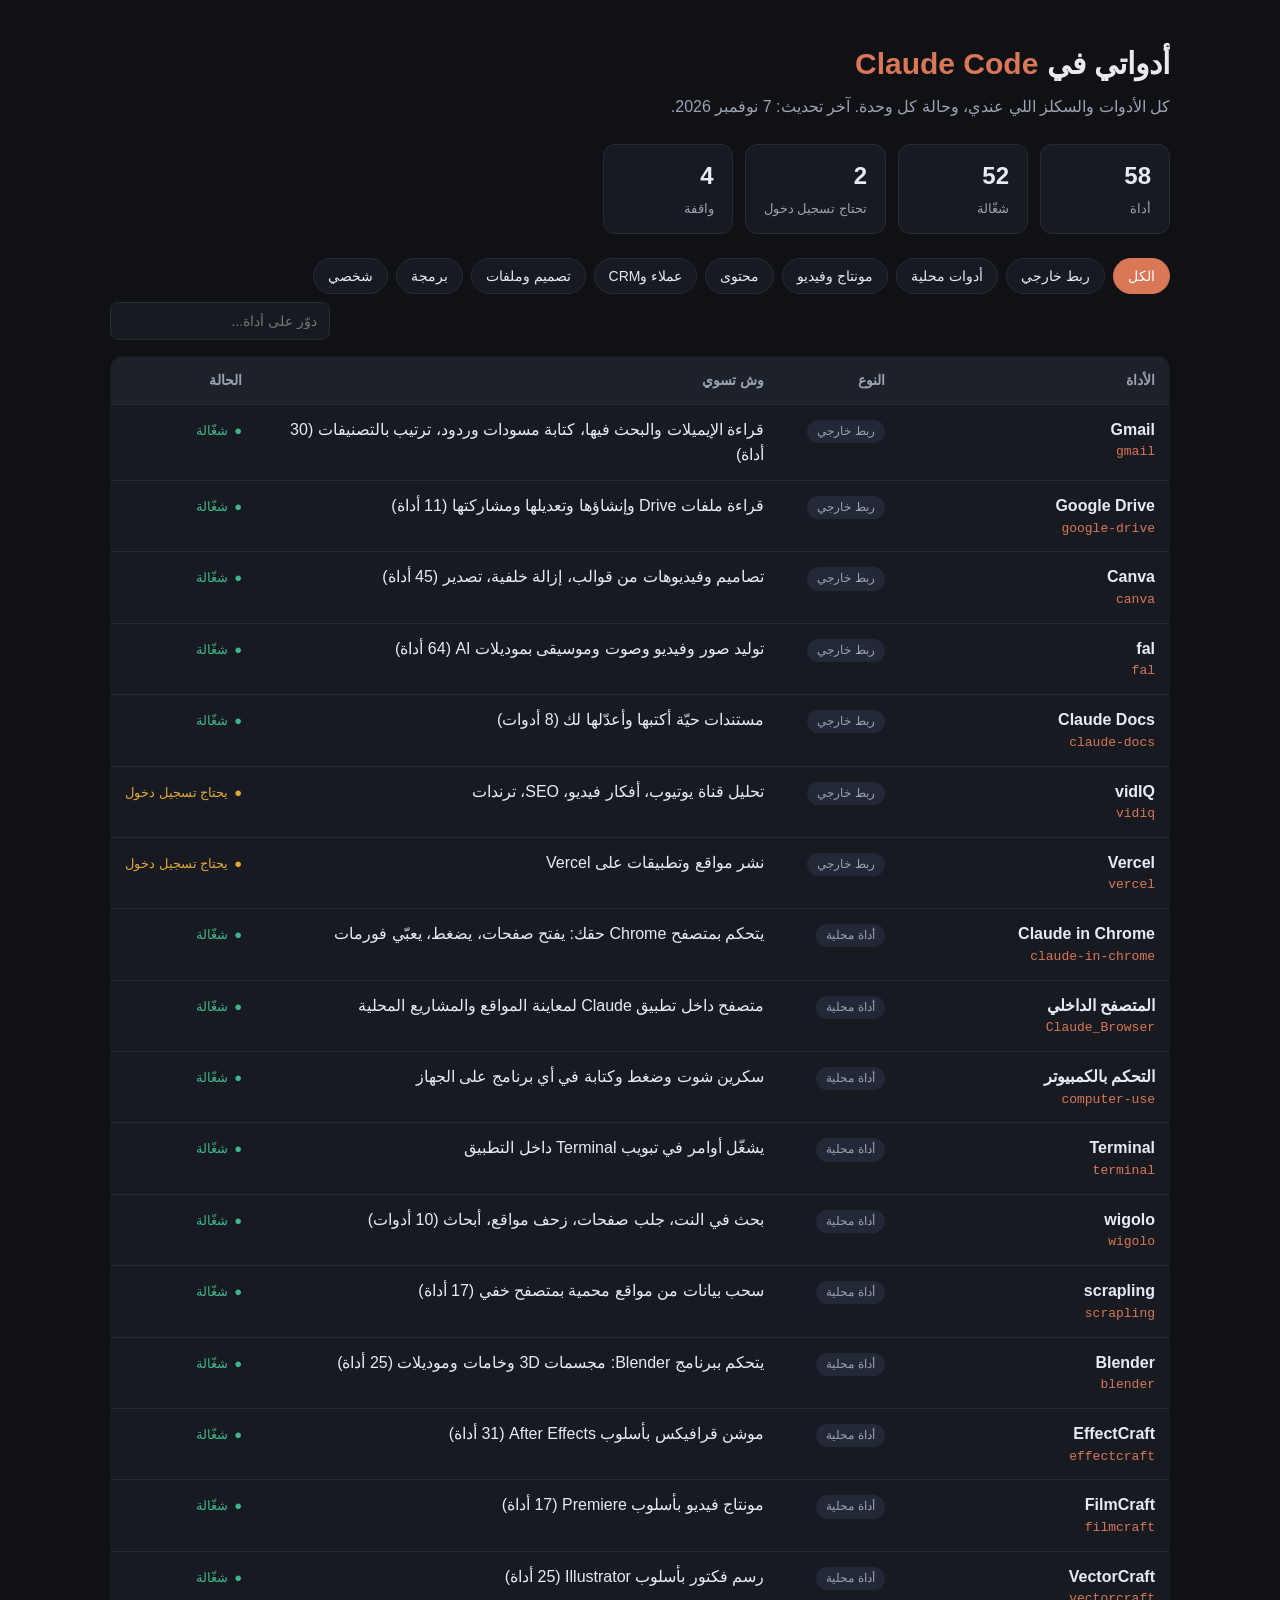
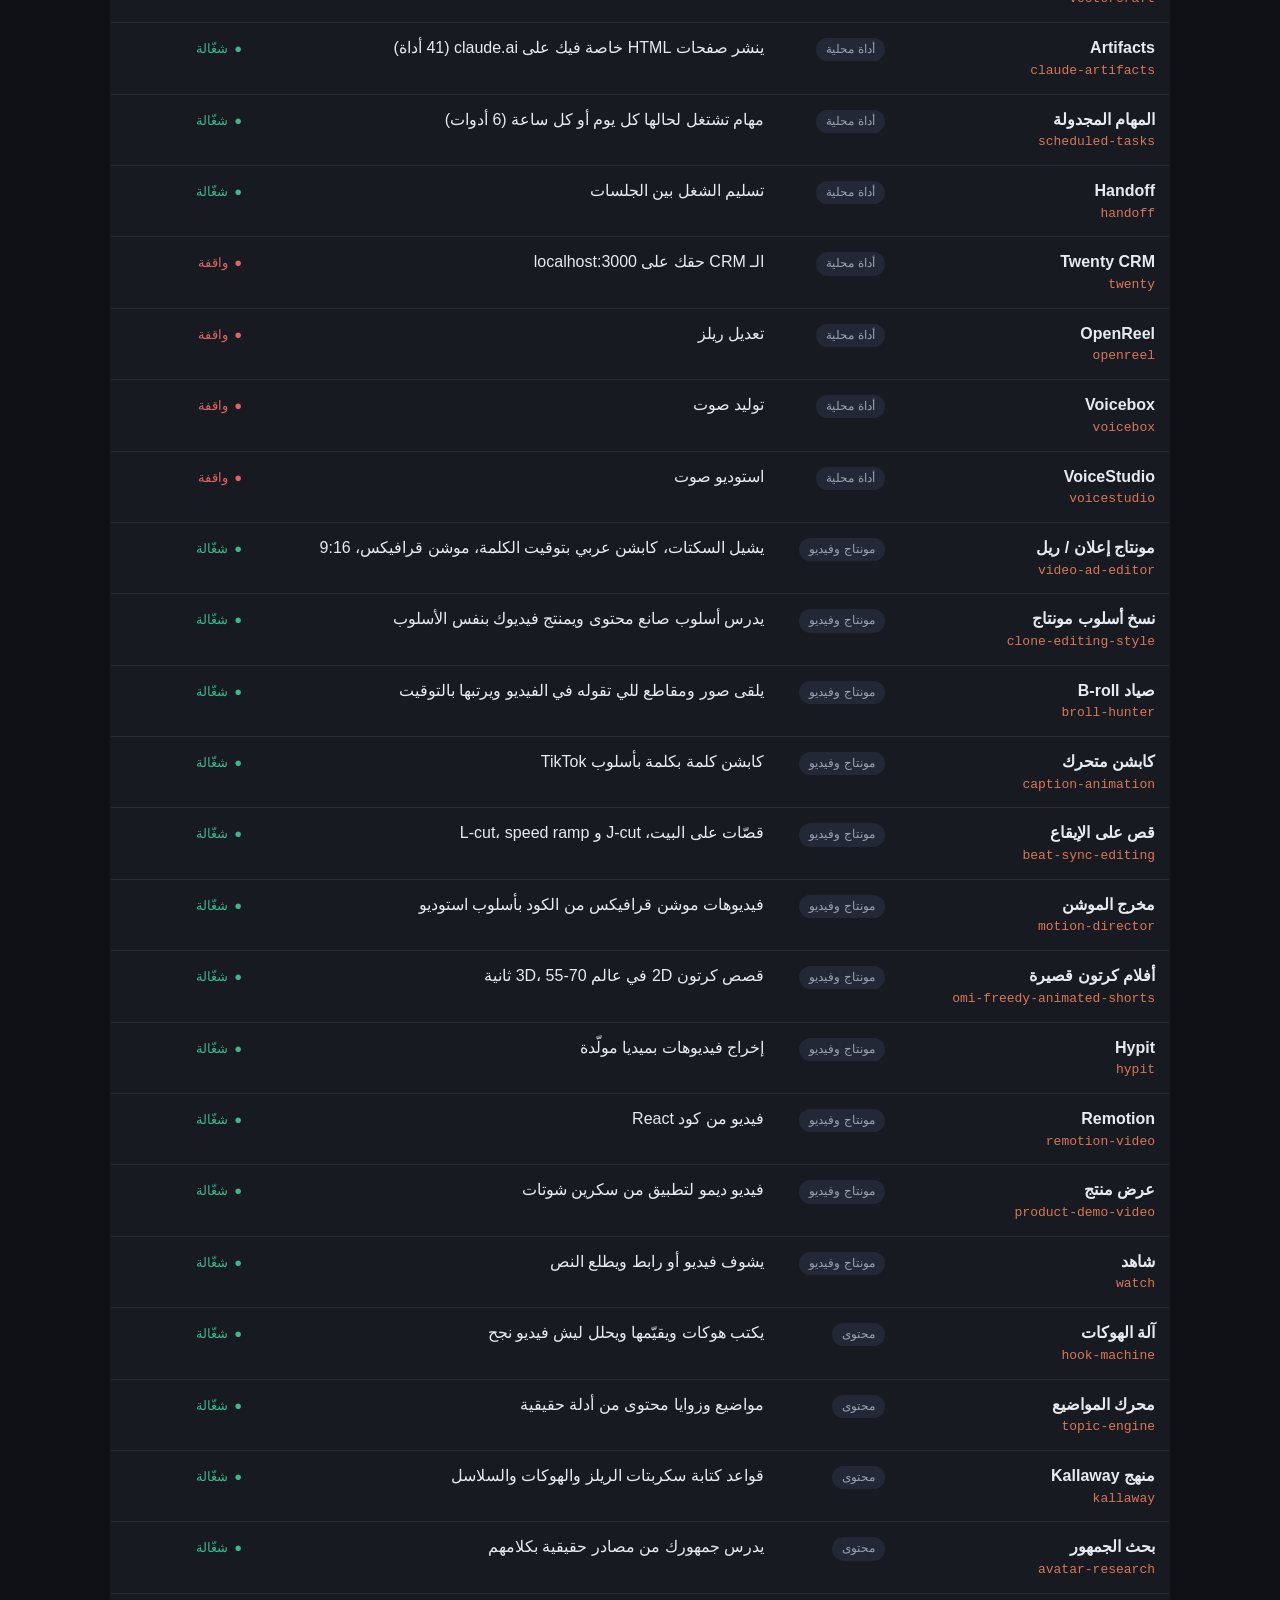
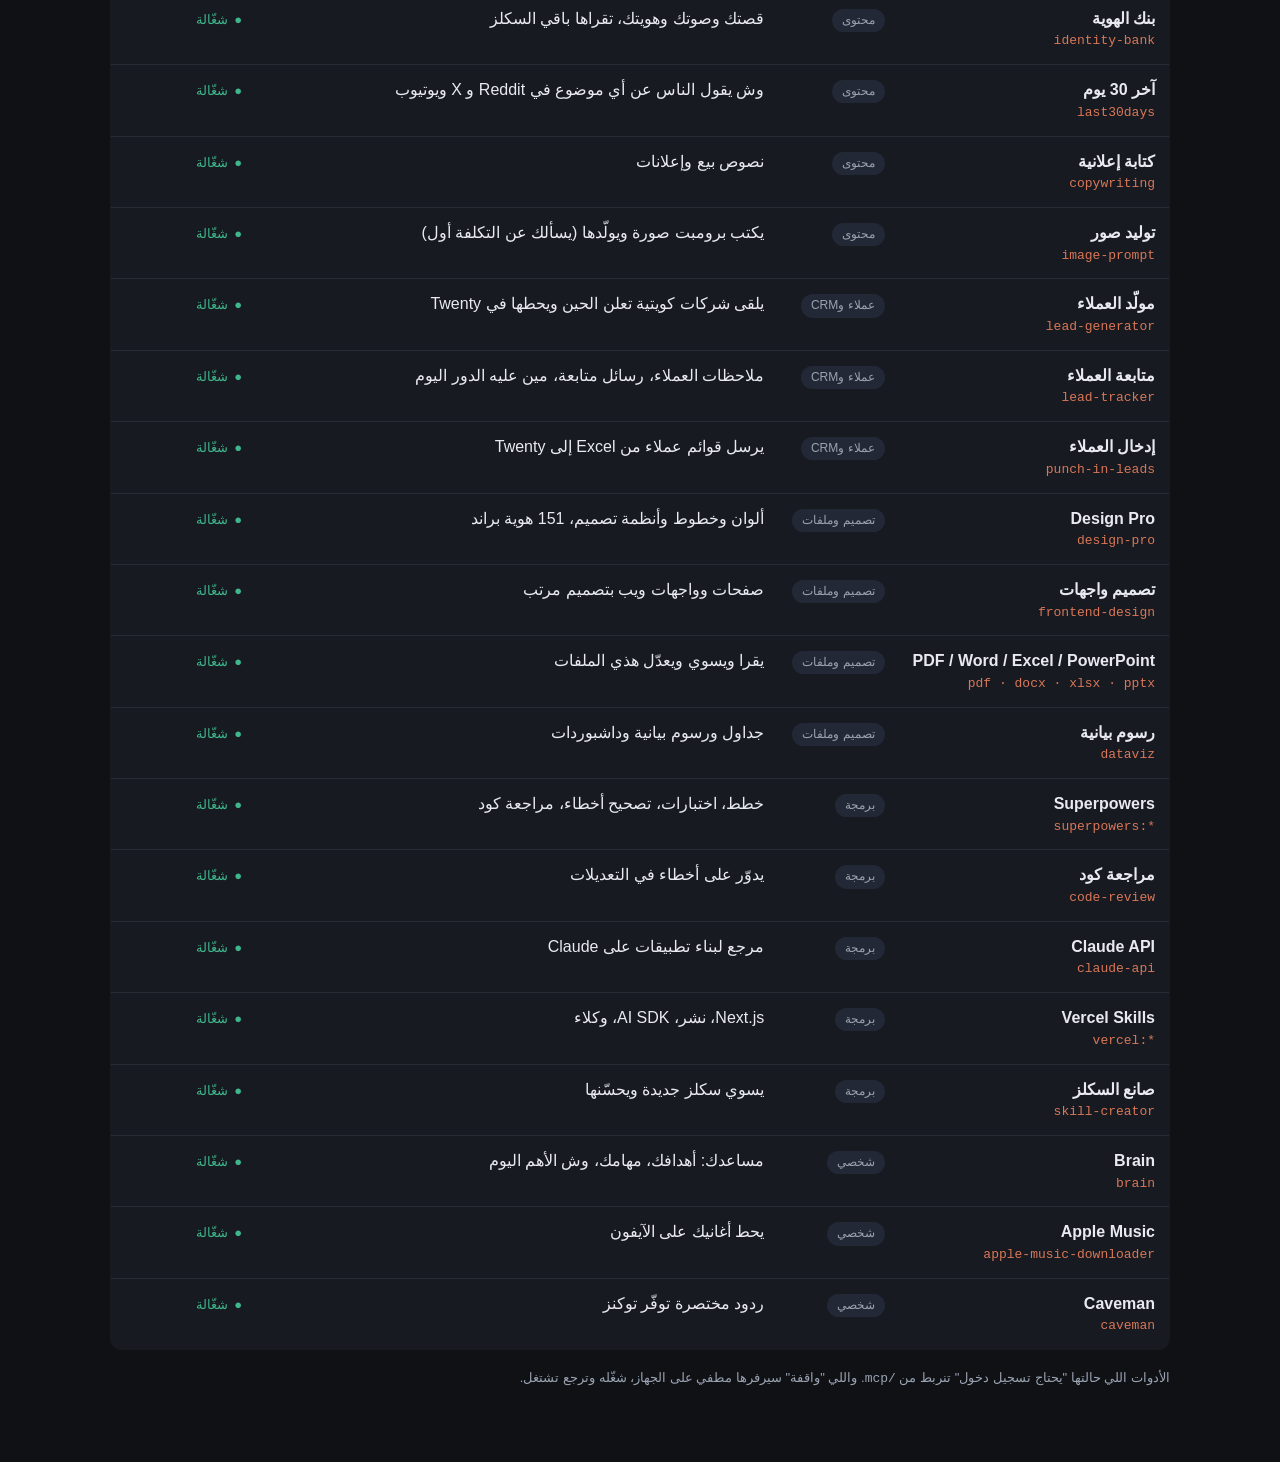
<file: claude-code-tools.html>
<!DOCTYPE html>
<html lang="ar" dir="rtl">
<head>
<meta charset="UTF-8">
<meta name="viewport" content="width=device-width, initial-scale=1.0">
<title>أدواتي في Claude Code</title>
<style>
  :root {
    --bg: #0f1115; --card: #171a21; --line: #262b36; --text: #e8eaf0; --muted: #9aa3b2;
    --accent: #d97757; --ok: #3fb68b; --warn: #e0a83a; --bad: #e06464;
  }
  * { box-sizing: border-box; }
  body {
    margin: 0; background: var(--bg); color: var(--text);
    font-family: "Segoe UI", Tahoma, "Noto Sans Arabic", sans-serif; line-height: 1.6;
  }
  .wrap { max-width: 1100px; margin: 0 auto; padding: 40px 20px 60px; }
  h1 { margin: 0 0 6px; font-size: 30px; }
  h1 span { color: var(--accent); }
  .sub { color: var(--muted); margin: 0 0 24px; }
  .stats { display: flex; flex-wrap: wrap; gap: 12px; margin-bottom: 24px; }
  .stat { background: var(--card); border: 1px solid var(--line); border-radius: 12px; padding: 12px 18px; min-width: 130px; }
  .stat b { display: block; font-size: 24px; }
  .stat small { color: var(--muted); }
  .controls { display: flex; flex-wrap: wrap; gap: 8px; margin-bottom: 16px; align-items: center; }
  .controls button {
    background: var(--card); color: var(--text); border: 1px solid var(--line);
    border-radius: 999px; padding: 6px 14px; cursor: pointer; font: inherit; font-size: 14px;
  }
  .controls button.active { background: var(--accent); border-color: var(--accent); color: #fff; }
  .controls input {
    margin-inline-start: auto; background: var(--card); color: var(--text); border: 1px solid var(--line);
    border-radius: 8px; padding: 7px 12px; font: inherit; font-size: 14px; min-width: 220px;
  }
  table { width: 100%; border-collapse: collapse; background: var(--card); border: 1px solid var(--line); border-radius: 12px; overflow: hidden; }
  th, td { padding: 12px 14px; text-align: right; border-bottom: 1px solid var(--line); vertical-align: top; }
  th { background: #1d212a; color: var(--muted); font-weight: 600; font-size: 14px; }
  tr:last-child td { border-bottom: none; }
  tbody tr:hover { background: #1b1f27; }
  td.name { font-weight: 600; white-space: nowrap; }
  td.name code { font-family: Consolas, monospace; font-size: 13px; color: var(--accent); font-weight: 400; display: block; }
  .tag { display: inline-block; font-size: 12px; padding: 2px 10px; border-radius: 999px; background: #232836; color: var(--muted); white-space: nowrap; }
  .st { font-size: 13px; white-space: nowrap; }
  .st::before { content: "●"; margin-inline-end: 6px; }
  .st.ok { color: var(--ok); } .st.warn { color: var(--warn); } .st.bad { color: var(--bad); }
  .foot { color: var(--muted); font-size: 13px; margin-top: 18px; }
  @media (max-width: 700px) { td.name { white-space: normal; } .controls input { margin: 0; width: 100%; } }
</style>
</head>
<body>
<div class="wrap">
  <h1>أدواتي في <span>Claude Code</span></h1>
  <p class="sub">كل الأدوات والسكلز اللي عندي، وحالة كل وحدة. آخر تحديث: 7 نوفمبر 2026.</p>

  <div class="stats" id="stats"></div>

  <div class="controls" id="filters">
    <button class="active" data-cat="all">الكل</button>
    <button data-cat="ربط خارجي">ربط خارجي</button>
    <button data-cat="أداة محلية">أدوات محلية</button>
    <button data-cat="مونتاج وفيديو">مونتاج وفيديو</button>
    <button data-cat="محتوى">محتوى</button>
    <button data-cat="عملاء وCRM">عملاء وCRM</button>
    <button data-cat="تصميم وملفات">تصميم وملفات</button>
    <button data-cat="برمجة">برمجة</button>
    <button data-cat="شخصي">شخصي</button>
    <input id="q" type="search" placeholder="دوّر على أداة...">
  </div>

  <table>
    <thead>
      <tr><th>الأداة</th><th>النوع</th><th>وش تسوي</th><th>الحالة</th></tr>
    </thead>
    <tbody id="rows"></tbody>
  </table>

  <p class="foot">الأدوات اللي حالتها "يحتاج تسجيل دخول" تنربط من <code>/mcp</code>. واللي "واقفة" سيرفرها مطفي على الجهاز، شغّله وترجع تشتغل.</p>
</div>

<script>
const tools = [
  // ربط خارجي (Connectors)
  ["Gmail", "gmail", "ربط خارجي", "قراءة الإيميلات والبحث فيها، كتابة مسودات وردود، ترتيب بالتصنيفات (30 أداة)", "ok"],
  ["Google Drive", "google-drive", "ربط خارجي", "قراءة ملفات Drive وإنشاؤها وتعديلها ومشاركتها (11 أداة)", "ok"],
  ["Canva", "canva", "ربط خارجي", "تصاميم وفيديوهات من قوالب، إزالة خلفية، تصدير (45 أداة)", "ok"],
  ["fal", "fal", "ربط خارجي", "توليد صور وفيديو وصوت وموسيقى بموديلات AI (64 أداة)", "ok"],
  ["Claude Docs", "claude-docs", "ربط خارجي", "مستندات حيّة أكتبها وأعدّلها لك (8 أدوات)", "ok"],
  ["vidIQ", "vidiq", "ربط خارجي", "تحليل قناة يوتيوب، أفكار فيديو، SEO، ترندات", "warn"],
  ["Vercel", "vercel", "ربط خارجي", "نشر مواقع وتطبيقات على Vercel", "warn"],

  // أدوات محلية (MCP على الجهاز)
  ["Claude in Chrome", "claude-in-chrome", "أداة محلية", "يتحكم بمتصفح Chrome حقك: يفتح صفحات، يضغط، يعبّي فورمات", "ok"],
  ["المتصفح الداخلي", "Claude_Browser", "أداة محلية", "متصفح داخل تطبيق Claude لمعاينة المواقع والمشاريع المحلية", "ok"],
  ["التحكم بالكمبيوتر", "computer-use", "أداة محلية", "سكرين شوت وضغط وكتابة في أي برنامج على الجهاز", "ok"],
  ["Terminal", "terminal", "أداة محلية", "يشغّل أوامر في تبويب Terminal داخل التطبيق", "ok"],
  ["wigolo", "wigolo", "أداة محلية", "بحث في النت، جلب صفحات، زحف مواقع، أبحاث (10 أدوات)", "ok"],
  ["scrapling", "scrapling", "أداة محلية", "سحب بيانات من مواقع محمية بمتصفح خفي (17 أداة)", "ok"],
  ["Blender", "blender", "أداة محلية", "يتحكم ببرنامج Blender: مجسمات 3D وخامات وموديلات (25 أداة)", "ok"],
  ["EffectCraft", "effectcraft", "أداة محلية", "موشن قرافيكس بأسلوب After Effects (31 أداة)", "ok"],
  ["FilmCraft", "filmcraft", "أداة محلية", "مونتاج فيديو بأسلوب Premiere (17 أداة)", "ok"],
  ["VectorCraft", "vectorcraft", "أداة محلية", "رسم فكتور بأسلوب Illustrator (25 أداة)", "ok"],
  ["Artifacts", "claude-artifacts", "أداة محلية", "ينشر صفحات HTML خاصة فيك على claude.ai (41 أداة)", "ok"],
  ["المهام المجدولة", "scheduled-tasks", "أداة محلية", "مهام تشتغل لحالها كل يوم أو كل ساعة (6 أدوات)", "ok"],
  ["Handoff", "handoff", "أداة محلية", "تسليم الشغل بين الجلسات", "ok"],
  ["Twenty CRM", "twenty", "أداة محلية", "الـ CRM حقك على localhost:3000", "bad"],
  ["OpenReel", "openreel", "أداة محلية", "تعديل ريلز", "bad"],
  ["Voicebox", "voicebox", "أداة محلية", "توليد صوت", "bad"],
  ["VoiceStudio", "voicestudio", "أداة محلية", "استوديو صوت", "bad"],

  // مونتاج وفيديو (Skills)
  ["مونتاج إعلان / ريل", "video-ad-editor", "مونتاج وفيديو", "يشيل السكتات، كابشن عربي بتوقيت الكلمة، موشن قرافيكس، 9:16", "ok"],
  ["نسخ أسلوب مونتاج", "clone-editing-style", "مونتاج وفيديو", "يدرس أسلوب صانع محتوى ويمنتج فيديوك بنفس الأسلوب", "ok"],
  ["صياد B-roll", "broll-hunter", "مونتاج وفيديو", "يلقى صور ومقاطع للي تقوله في الفيديو ويرتبها بالتوقيت", "ok"],
  ["كابشن متحرك", "caption-animation", "مونتاج وفيديو", "كابشن كلمة بكلمة بأسلوب TikTok", "ok"],
  ["قص على الإيقاع", "beat-sync-editing", "مونتاج وفيديو", "قصّات على البيت، J-cut و L-cut، speed ramp", "ok"],
  ["مخرج الموشن", "motion-director", "مونتاج وفيديو", "فيديوهات موشن قرافيكس من الكود بأسلوب استوديو", "ok"],
  ["أفلام كرتون قصيرة", "omi-freedy-animated-shorts", "مونتاج وفيديو", "قصص كرتون 2D في عالم 3D، 55-70 ثانية", "ok"],
  ["Hypit", "hypit", "مونتاج وفيديو", "إخراج فيديوهات بميديا مولّدة", "ok"],
  ["Remotion", "remotion-video", "مونتاج وفيديو", "فيديو من كود React", "ok"],
  ["عرض منتج", "product-demo-video", "مونتاج وفيديو", "فيديو ديمو لتطبيق من سكرين شوتات", "ok"],
  ["شاهد", "watch", "مونتاج وفيديو", "يشوف فيديو أو رابط ويطلع النص", "ok"],

  // محتوى
  ["آلة الهوكات", "hook-machine", "محتوى", "يكتب هوكات ويقيّمها ويحلل ليش فيديو نجح", "ok"],
  ["محرك المواضيع", "topic-engine", "محتوى", "مواضيع وزوايا محتوى من أدلة حقيقية", "ok"],
  ["منهج Kallaway", "kallaway", "محتوى", "قواعد كتابة سكربتات الريلز والهوكات والسلاسل", "ok"],
  ["بحث الجمهور", "avatar-research", "محتوى", "يدرس جمهورك من مصادر حقيقية بكلامهم", "ok"],
  ["بنك الهوية", "identity-bank", "محتوى", "قصتك وصوتك وهويتك، تقراها باقي السكلز", "ok"],
  ["آخر 30 يوم", "last30days", "محتوى", "وش يقول الناس عن أي موضوع في Reddit و X ويوتيوب", "ok"],
  ["كتابة إعلانية", "copywriting", "محتوى", "نصوص بيع وإعلانات", "ok"],
  ["توليد صور", "image-prompt", "محتوى", "يكتب برومبت صورة ويولّدها (يسألك عن التكلفة أول)", "ok"],

  // عملاء وCRM
  ["مولّد العملاء", "lead-generator", "عملاء وCRM", "يلقى شركات كويتية تعلن الحين ويحطها في Twenty", "ok"],
  ["متابعة العملاء", "lead-tracker", "عملاء وCRM", "ملاحظات العملاء، رسائل متابعة، مين عليه الدور اليوم", "ok"],
  ["إدخال العملاء", "punch-in-leads", "عملاء وCRM", "يرسل قوائم عملاء من Excel إلى Twenty", "ok"],

  // تصميم وملفات
  ["Design Pro", "design-pro", "تصميم وملفات", "ألوان وخطوط وأنظمة تصميم، 151 هوية براند", "ok"],
  ["تصميم واجهات", "frontend-design", "تصميم وملفات", "صفحات وواجهات ويب بتصميم مرتب", "ok"],
  ["PDF / Word / Excel / PowerPoint", "pdf · docx · xlsx · pptx", "تصميم وملفات", "يقرا ويسوي ويعدّل هذي الملفات", "ok"],
  ["رسوم بيانية", "dataviz", "تصميم وملفات", "جداول ورسوم بيانية وداشبوردات", "ok"],

  // برمجة
  ["Superpowers", "superpowers:*", "برمجة", "خطط، اختبارات، تصحيح أخطاء، مراجعة كود", "ok"],
  ["مراجعة كود", "code-review", "برمجة", "يدوّر على أخطاء في التعديلات", "ok"],
  ["Claude API", "claude-api", "برمجة", "مرجع لبناء تطبيقات على Claude", "ok"],
  ["Vercel Skills", "vercel:*", "برمجة", "Next.js، نشر، AI SDK، وكلاء", "ok"],
  ["صانع السكلز", "skill-creator", "برمجة", "يسوي سكلز جديدة ويحسّنها", "ok"],

  // شخصي
  ["Brain", "brain", "شخصي", "مساعدك: أهدافك، مهامك، وش الأهم اليوم", "ok"],
  ["Apple Music", "apple-music-downloader", "شخصي", "يحط أغانيك على الآيفون", "ok"],
  ["Caveman", "caveman", "شخصي", "ردود مختصرة توفّر توكنز", "ok"],
];

const stLabel = { ok: "شغّالة", warn: "يحتاج تسجيل دخول", bad: "واقفة" };
const rows = document.getElementById("rows");
const q = document.getElementById("q");
let cat = "all";

function render() {
  const term = q.value.trim().toLowerCase();
  rows.innerHTML = tools
    .filter(t => (cat === "all" || t[2] === cat) &&
      (!term || t.join(" ").toLowerCase().includes(term)))
    .map(t => `<tr>
      <td class="name">${t[0]}<code dir="ltr">${t[1]}</code></td>
      <td><span class="tag">${t[2]}</span></td>
      <td>${t[3]}</td>
      <td><span class="st ${t[4]}">${stLabel[t[4]]}</span></td>
    </tr>`).join("") || `<tr><td colspan="4" style="color:var(--muted)">ما فيه نتائج.</td></tr>`;
}

const count = s => tools.filter(t => t[4] === s).length;
document.getElementById("stats").innerHTML = [
  [tools.length, "أداة"], [count("ok"), "شغّالة"], [count("warn"), "تحتاج تسجيل دخول"], [count("bad"), "واقفة"]
].map(([n, l]) => `<div class="stat"><b>${n}</b><small>${l}</small></div>`).join("");

document.getElementById("filters").addEventListener("click", e => {
  if (e.target.tagName !== "BUTTON") return;
  document.querySelectorAll("#filters button").forEach(b => b.classList.remove("active"));
  e.target.classList.add("active");
  cat = e.target.dataset.cat;
  render();
});
q.addEventListener("input", render);
render();
</script>
</body>
</html>
</file>
